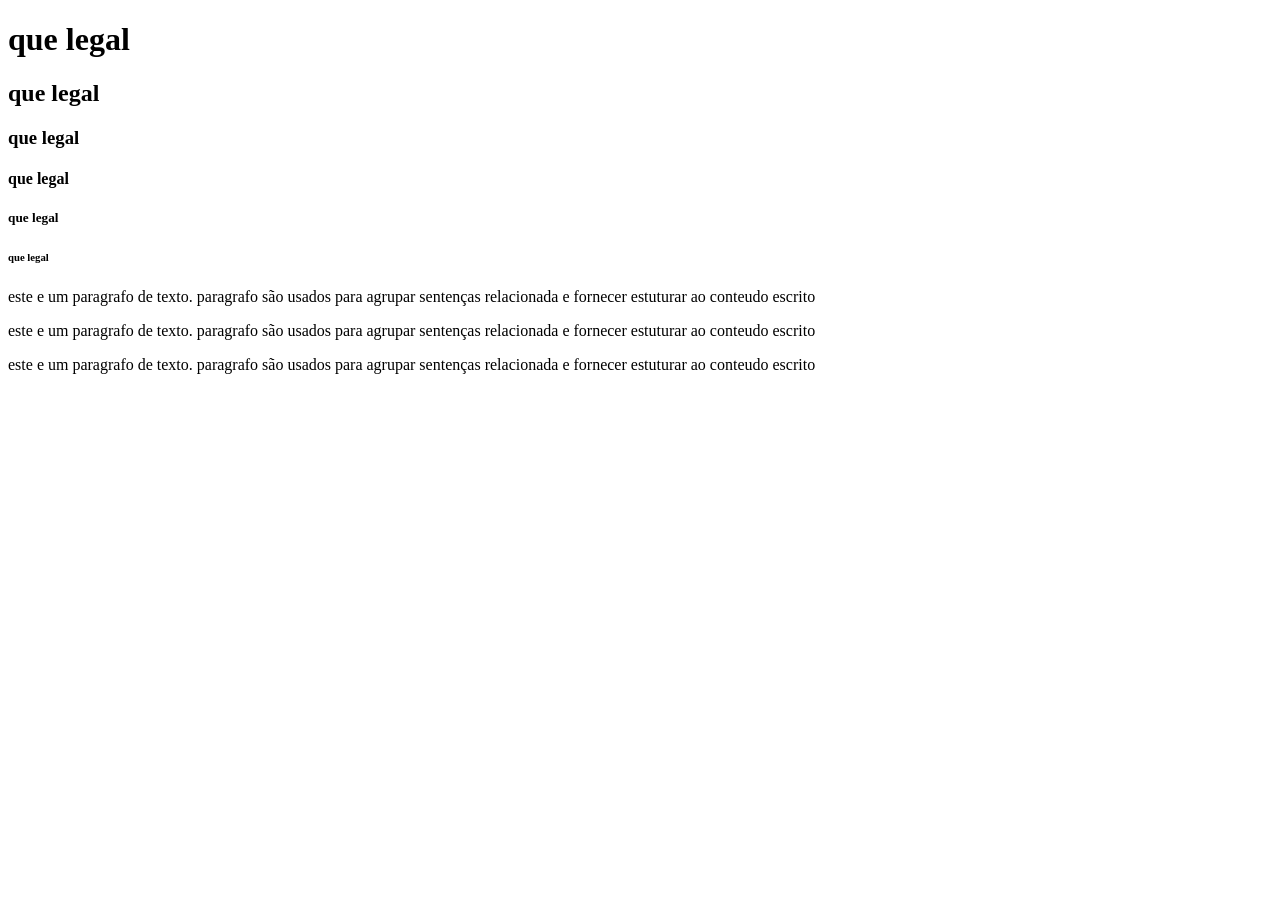
<file: caixas/index.html>
<!DOCTYPE html>
<html lang="en">
<head>
    <meta charset="UTF-8">
    <meta name="viewport" content="width=device-width, initial-scale=1.0">
    <title>Document</title>
</head>

<body>
    <!--titulos de h1 ate h6-->
    <h1>que legal</h1>
    <h2>que legal</h2>
    <h3>que legal</h3>
    <h4>que legal</h4>
    <h5>que legal</h5>
    <h6>que legal</h6>

    <!--paragrafos-->
    <p>este e um paragrafo de texto. paragrafo são usados para agrupar sentenças relacionada e fornecer estuturar ao conteudo escrito</p>
    <p>este e um paragrafo de texto. paragrafo são usados para agrupar sentenças relacionada e fornecer estuturar ao conteudo escrito</p>
    <p>este e um paragrafo de texto. paragrafo são usados para agrupar sentenças relacionada e fornecer estuturar ao conteudo escrito</p>
</body>

</html>
</file>
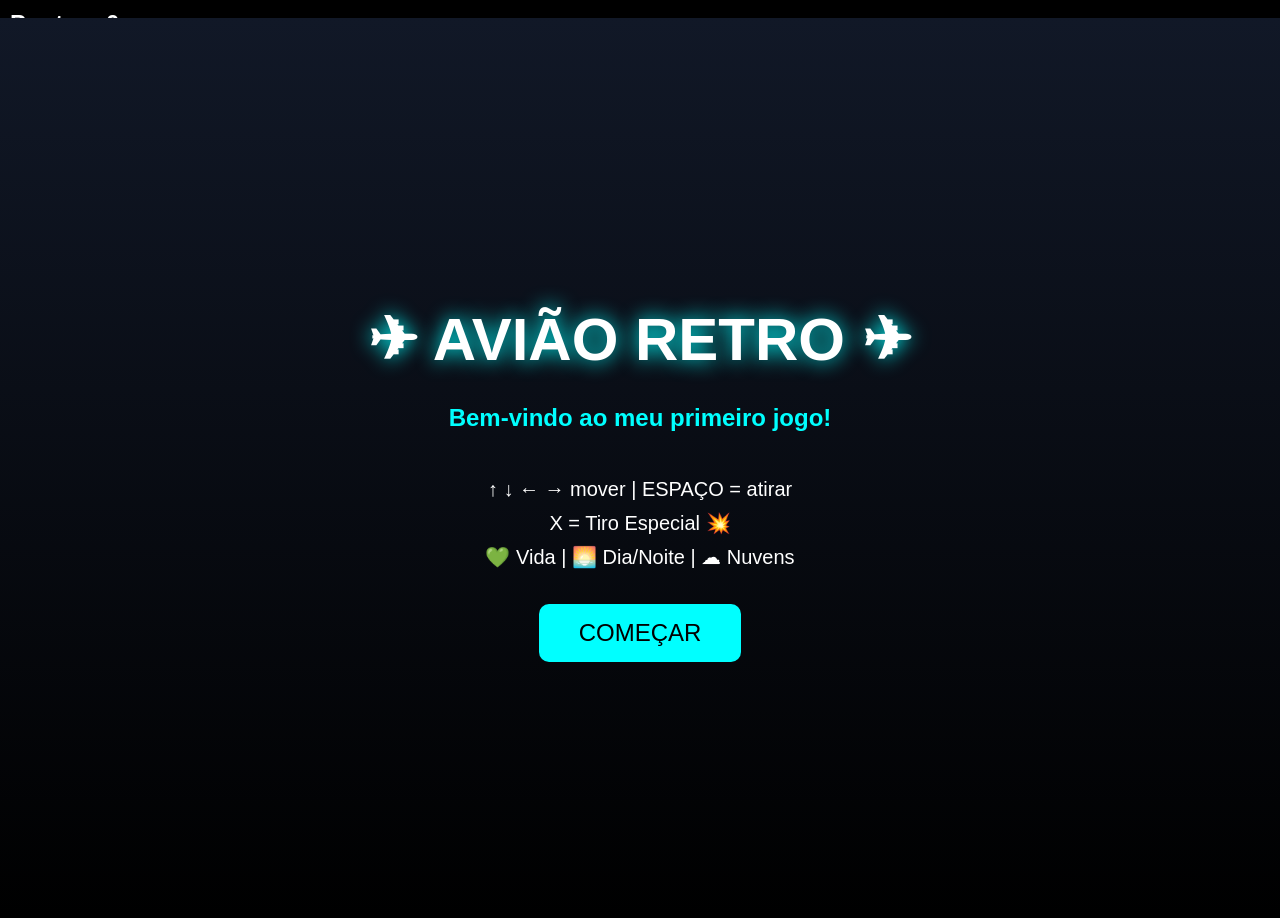
<file: futebol/index.html>
20260528 22:06:00 || <!DOCTYPE html>
<html lang="pt-BR">
<head>
<meta charset="UTF-8">
<meta name="viewport" content="width=device-width, initial-scale=1.0">
<title>Avião Retro</title>

<style>
body{
    margin:0;
    overflow:hidden;
    font-family:Arial;
    background:black;
    touch-action: none;
}

canvas{
    display:block;
}

#texto, #level, #vida {
    position:absolute;
    left:10px;
    color:white;
    z-index:2;
    font-weight:bold;
}

#texto{
    top:10px;
    font-size:24px;
}

#level{
    top:45px;
    font-size:22px;
}

#vida{
    top:80px;
    font-size:22px;
    color: #ff4444;
}

/* CAPA */
#capa{
    position:absolute;
    width:100%;
    height:100%;
    background:linear-gradient(#111827,#000);
    display:flex;
    flex-direction:column;
    justify-content:center;
    align-items:center;
    color:white;
    z-index:5;
    text-align:center;
}

#capa h1{
    font-size:60px;
    text-shadow:0 0 20px cyan;
    margin-bottom:10px;
}

#capa h2{
    color:cyan;
}

#capa p{
    font-size:20px;
    line-height:1.7;
}

#capa button, #gameOver button, #vitoria button{
    padding:15px 40px;
    font-size:24px;
    border:none;
    border-radius:10px;
    cursor:pointer;
    transition:0.3s;
    margin:10px;
}

#capa button{ background:cyan; }
#gameOver button{ background:orange; }
#vitoria button{ background:limegreen; }

#capa button:hover, #gameOver button:hover, #vitoria button:hover{
    transform:scale(1.1);
}

/* TELAS DE FIM */
#gameOver, #vitoria{
    position:absolute;
    width:100%;
    height:100%;
    background:rgba(0,0,0,0.8);
    display:none;
    justify-content:center;
    align-items:center;
    flex-direction:column;
    color:white;
    z-index:10;
}

#gameOver h1{ color:rgb(217, 255, 0); font-size:70px; }
#vitoria h1{ color:limegreen; font-size:60px; }
#vitoria p{ font-size:26px; margin-top:10px; }

/* BOTÕES MOBILE */
#controlesMobile{
    position:absolute;
    bottom:20px;
    width:100%;
    display:flex;
    justify-content:space-between;
    padding:0 20px;
    box-sizing:border-box;
    z-index:3;
}

#controlesMobile button{
    width:70px;
    height:70px;
    border-radius:50%;
    border:none;
    background:rgba(255,255,255,0.3);
    color:white;
    font-size:24px;
    touch-action:none;
}

@media (min-width: 769px){
    #controlesMobile{ display:none; }
}
</style>
</head>

<body>

<!-- CAPA -->
<div id="capa">
    <h1>✈ AVIÃO RETRO ✈</h1>
    <h2>Bem-vindo ao meu primeiro jogo!</h2>
    <p>
        ↑ ↓ ← → mover | ESPAÇO = atirar<br>
        X = Tiro Especial 💥<br>
        💚 Vida | 🌅 Dia/Noite | ☁ Nuvens
    </p>
    <button onclick="iniciarJogo()">COMEÇAR</button>
</div>

<!-- TELAS FIM -->
<div id="gameOver">
    <h1>GAME OVER</h1>
    <button onclick="reiniciarJogo()">JOGAR NOVAMENTE</button>
</div>

<div id="vitoria">
    <h1>🏆 VOCÊ VENCEU! 🏆</h1>
    <p>Você chegou ao final do jogo!</p>
    <button onclick="reiniciarJogo()">JOGAR NOVAMENTE</button>
</div>

<!-- CONTROLES MOBILE -->
<div id="controlesMobile">
    <div>
        <button id="btnEsquerda">←</button>
        <div>
            <button id="btnCima">↑</button>
            <button id="btnBaixo">↓</button>
        </div>
        <button id="btnDireita">→</button>
    </div>
    <div>
        <button id="btnTiro">🔫</button>
        <button id="btnEspecial">💥</button>
    </div>
</div>

<!-- HUD -->
<div id="texto">Pontos: 0</div>
<div id="level">Level: 1</div>
<div id="vida">Vida: ❤️❤️❤️</div>

<canvas id="game"></canvas>

<script>
const canvas = document.getElementById("game");
const ctx = canvas.getContext("2d");

canvas.width = window.innerWidth;
canvas.height = window.innerHeight;

// VARIÁVEIS GERAIS
let pontos = 0;
let level = 1;
let jogoIniciado = false;
let vida = 3;
let tempoDia = 0;
let pontuacaoMaxima = 200;

// OBJETOS DO JOGO
let boss = null;
let bossVida = 20; // Vida do chefão
let tirosBoss = []; // Tiros disparados pelo chefão
let tempoTiroBoss = 0; // Controle de tempo dos tiros do chefão
let estrelas = [];
let nuvens = [];
let explosoes = [];
let tiros = [];
let inimigos = [];

// CONTROLES
const teclas = {};

// ==============================================
// CRIAÇÃO DE ELEMENTOS CENÁRIO
// ==============================================
for(let i = 0; i < 150; i++){
    estrelas.push({
        x:Math.random() * canvas.width,
        y:Math.random() * canvas.height,
        tamanho:Math.random() * 3,
        brilho: Math.random()
    });
}

for(let i = 0; i < 8; i++){
    nuvens.push({
        x:Math.random() * canvas.width,
        y:Math.random() * canvas.height/1.5,
        largura: 100 + Math.random()*150,
        altura: 60 + Math.random()*80,
        velocidade: 0.2 + Math.random()*0.5
    });
}

// ==============================================
// AVIÃO PRINCIPAL
// ==============================================
const aviao = {
    x:100,
    y:300,
    largura:70,
    altura:45,
    velocidade:8
};

// ==============================================
// FUNÇÕES DE INICIALIZAÇÃO
// ==============================================
function iniciarJogo(){
    document.getElementById("capa").style.display = "none";
    document.getElementById("gameOver").style.display = "none";
    document.getElementById("vitoria").style.display = "none";
    
    pontos = 0;
    level = 1;
    vida = 3;
    
    tiros = [];
    tirosBoss = [];
    inimigos = [];
    explosoes = [];
    
    boss = null;
    bossVida = 20;
    tempoTiroBoss = 0;
    
    jogoIniciado = true;
    atualizarTexto();
}

function reiniciarJogo(){ iniciarJogo(); }

function atualizarTexto(){
    document.getElementById("texto").innerText = "Pontos: " + pontos;
    document.getElementById("level").innerText = "Level: " + level;
    document.getElementById("vida").innerText = "Vida: " + "❤️".repeat(vida);
}

// ==============================================
// CONTROLES TECLADO E MOBILE
// ==============================================
document.addEventListener("keydown", e => {
    teclas[e.key] = true;
    if(e.key === " " && jogoIniciado) { atirar(); }
    if(e.key.toLowerCase() === "x" && jogoIniciado) { tiroEspecial(); }
});
document.addEventListener("keyup", e => teclas[e.key] = false);

// Controles Mobile
document.getElementById("btnEsquerda").addEventListener("touchstart", () => teclas["ArrowLeft"] = true);
document.getElementById("btnEsquerda").addEventListener("touchend", () => teclas["ArrowLeft"] = false);
document.getElementById("btnDireita").addEventListener("touchstart", () => teclas["ArrowRight"] = true);
document.getElementById("btnDireita").addEventListener("touchend", () => teclas["ArrowRight"] = false);
document.getElementById("btnCima").addEventListener("touchstart", () => teclas["ArrowUp"] = true);
document.getElementById("btnCima").addEventListener("touchend", () => teclas["ArrowUp"] = false);
document.getElementById("btnBaixo").addEventListener("touchstart", () => teclas["ArrowDown"] = true);
document.getElementById("btnBaixo").addEventListener("touchend", () => teclas["ArrowDown"] = false);
document.getElementById("btnTiro").addEventListener("touchstart", atirar);
document.getElementById("btnEspecial").addEventListener("touchstart", tiroEspecial);

// ==============================================
// SISTEMA DE CENÁRIO DIA/NOITE
// ==============================================
function desenharCeu(){
    tempoDia += 0.0015;
    if(tempoDia >= 1) tempoDia = 0;

    if(tempoDia < 0.5){
        ctx.fillStyle = "#60a5fa";
        ctx.fillRect(0,0,canvas.width,canvas.height);
        ctx.beginPath(); ctx.fillStyle = "#facc15";
        ctx.arc(canvas.width - 120, 100, 50, 0, Math.PI*2); ctx.fill();
    } else {
        ctx.fillStyle = "#0f172a";
        ctx.fillRect(0,0,canvas.width,canvas.height);
        ctx.beginPath(); ctx.fillStyle = "#cbd5e1";
        ctx.arc(canvas.width - 120, 100, 40, 0, Math.PI*2); ctx.fill();
    }
}

function desenharEstrelas(){
    if(tempoDia >= 0.3){
        ctx.fillStyle = "white";
        estrelas.forEach(estrela => {
            estrela.x -= 0.3;
            if(estrela.x < 0) { estrela.x = canvas.width; estrela.y = Math.random() * canvas.height; }
            ctx.globalAlpha = 0.5 + Math.sin(estrela.brilho + tempoDia*10)/2;
            ctx.fillRect(estrela.x, estrela.y, estrela.tamanho, estrela.tamanho);
        });
        ctx.globalAlpha = 1;
    }
}

function desenharNuvens(){
    ctx.fillStyle = "white";
    ctx.globalAlpha = 0.7;
    nuvens.forEach(nuvem => {
        nuvem.x -= nuvem.velocidade;
        if(nuvem.x < -nuvem.largura) { nuvem.x = canvas.width; nuvem.y = Math.random() * canvas.height/1.5; }
        
        ctx.beginPath();
        ctx.ellipse(nuvem.x, nuvem.y, nuvem.largura/2, nuvem.altura/2, 0, 0, Math.PI*2);
        ctx.ellipse(nuvem.x + 30, nuvem.y - 10, nuvem.largura/2.2, nuvem.altura/2.2, 0, 0, Math.PI*2);
        ctx.ellipse(nuvem.x - 20, nuvem.y + 5, nuvem.largura/2.5, nuvem.altura/2.5, 0, 0, Math.PI*2);
        ctx.fill();
    });
    ctx.globalAlpha = 1;
}

// ==============================================
// DESENHO DOS OBJETOS
// ==============================================
function desenharAviao(){
    ctx.fillStyle = "#00ccff";
    ctx.fillRect(aviao.x + 10, aviao.y + 5, 45, 18);
    ctx.fillRect(aviao.x + 20, aviao.y - 8, 12, 30);
    ctx.fillRect(aviao.x + 20, aviao.y + 15, 12, 30);
    ctx.fillRect(aviao.x, aviao.y + 2, 12, 12);
    ctx.beginPath();
    ctx.moveTo(aviao.x + 55, aviao.y + 14);
    ctx.lineTo(aviao.x + 70, aviao.y + 7);
    ctx.lineTo(aviao.x + 70, aviao.y + 21);
    ctx.fillStyle = "#0099dd";
    ctx.fill();
}

function desenharInimigo(inimigo){
    ctx.fillStyle = "#dc2626";
    ctx.fillRect(inimigo.x + 5, inimigo.y + 5, inimigo.largura - 10, inimigo.altura - 10);
    ctx.fillRect(inimigo.x + 15, inimigo.y - 10, 8, 20);
    ctx.fillRect(inimigo.x + 15, inimigo.y + inimigo.altura, 8, 20);
    ctx.fillStyle = "#990000";
    ctx.fillRect(inimigo.x + 25, inimigo.y + 12, 15, 8);
}

function desenharExplosoes(){
    explosoes.forEach((exp, i) => {
        exp.tempo--;
        ctx.globalAlpha = exp.tempo / 30;
        ctx.fillStyle = exp.cor;
        ctx.beginPath();
        ctx.arc(exp.x, exp.y, exp.tamanho * (1 - exp.tempo/30), 0, Math.PI*2);
        ctx.fill();
        ctx.globalAlpha = 1;
        if(exp.tempo <= 0) explosoes.splice(i,1);
    });
}

// ==============================================
// SISTEMA DE TIROS E ATAQUES
// ==============================================
function atirar(){
    tiros.push({
        x:aviao.x + 70,
        y:aviao.y + 18,
        largura:20,
        altura:6,
        especial: false
    });
}

function tiroEspecial(){
    for(let i=0; i<8; i++){
        tiros.push({
            x:aviao.x + 70,
            y:aviao.y + 18 + (i*10 - 35),
            largura:30,
            altura:8,
            especial: true
        });
    }
}

function desenharTiros(){
    tiros.forEach((tiro, i) => {
        tiro.x += tiro.especial ? 14 : 10;
        ctx.fillStyle = tiro.especial ? "#ffcc00" : "#ffff00";
        ctx.fillRect(tiro.x, tiro.y, tiro.largura, tiro.altura);
        if(tiro.x > canvas.width) tiros.splice(i,1);
    });
    
    // Desenha e move tiros do chefão
    tirosBoss.forEach((tiro, i) => {
        tiro.x -= 8;
        ctx.fillStyle = "#ff0000";
        ctx.fillRect(tiro.x, tiro.y, tiro.largura, tiro.altura);
        
        // Verifica colisão com o avião
        if(verificarColisao(tiro, aviao)){
            tirosBoss.splice(i,1);
            vida--;
            explosoes.push({x:aviao.x, y:aviao.y, tamanho:40, tempo:30, cor:"red"});
            atualizarTexto();
            if(vida <= 0) fimDeJogo();
        }
        
        if(tiro.x < -tiro.largura) tirosBoss.splice(i,1);
    });
}

// ==============================================
// SISTEMA DE INIMIGOS
// ==============================================
function criarInimigo(){
    if(!jogoIniciado || level >= 8) return;
    
    let velocidade = 1.2 + (level * 0.3); 
    let tamanho = 40;
    
    if(level >= 4) tamanho = 50;
    if(level >= 6) velocidade += 0.5;

    inimigos.push({
        x: canvas.width,
        y: Math.random() * (canvas.height - tamanho),
        largura: tamanho,
        altura: tamanho,
        velocidade: velocidade,
        tipo: Math.random() > 0.7 ? "rapido" : "normal",
        comportamento: "reto"
    });
}
setInterval(criarInimigo, 1800);

function desenharInimigos(){
    ctx.fillStyle = "red";
    inimigos.forEach((inimigo, indI) => {
        inimigo.x -= inimigo.velocidade * (inimigo.tipo === "rapido" ? 1.2 : 1);
        desenharInimigo(inimigo);

        tiros.forEach((tiro, indT) => {
            if(verificarColisao(tiro, inimigo)){
                explosoes.push({x:inimigo.x+20, y:inimigo.y+20, tamanho:40, tempo:30, cor:"orange"});
                inimigos.splice(indI,1);
                tiros.splice(indT,1);
                pontos += inimigo.tipo === "rapido" ? 2 : 1;
                atualizarNiveis();
            }
        });

        if(verificarColisao(aviao, inimigo)){
            inimigos.splice(indI,1);
            vida--;
            explosoes.push({x:aviao.x, y:aviao.y, tamanho:60, tempo:40, cor:"red"});
            atualizarTexto();
            if(vida <= 0) fimDeJogo(); 
        }

        if(inimigo.x < -inimigo.largura){
            vida--;
            atualizarTexto();
            if(vida <= 0) fimDeJogo();
        }
    });
}

// ==============================================
// BOSS FINAL (ATUALIZADO: ATIRA E PERDE VIDA)
// ==============================================
function desenharBoss(){
    if(level >= 8 && boss === null){
        boss = {
            x:canvas.width - 280, 
            y:150,
            largura:200, 
            altura:200,
            velocidade:1.5,
            direcao:1
        };
        bossVida = 20; // Vida inicial do chefão
    }
    if(!boss) return;

    // Movimento
    boss.y += boss.velocidade * boss.direcao;
    if(boss.y <= 50 || boss.y >= canvas.height - boss.altura - 50) boss.direcao *= -1;

    // Sistema de tiros do chefão
    tempoTiroBoss++;
    if(tempoTiroBoss >= 60){ // Atira a cada 1 segundo (60 quadros)
        tempoTiroBoss = 0;
        tirosBoss.push({
            x: boss.x,
            y: boss.y + boss.altura/2,
            largura: 25,
            altura: 10
        });
    }

    // Desenho do Boss
    ctx.fillStyle = "#7f1d1d";
    ctx.fillRect(boss.x, boss.y, boss.largura, boss.altura);
    ctx.fillStyle = "#b91c1c";
    ctx.fillRect(boss.x + 20, boss.y + 30, 160, 140);
    
    ctx.fillStyle = "white";
    ctx.fillRect(boss.x + 40, boss.y + 60, 30, 30);
    ctx.fillRect(boss.x + 130, boss.y + 60, 30, 30);
    ctx.fillStyle = "black";
    ctx.fillRect(boss.x + 60, boss.y + 120, 80, 25);

    // Barra de Vida
    ctx.fillStyle = "#333";
    ctx.fillRect(canvas.width - 300, 20, 250, 20);
    ctx.fillStyle = "red";
    ctx.fillRect(canvas.width - 300, 20, (bossVida/20)*250, 20);
    ctx.fillStyle = "white";
    ctx.font = "bold 20px Arial";
    ctx.fillText("CHEFE FINAL", canvas.width - 260, 18);

    // Detecção de acerto e dano ao chefão
    tiros.forEach((tiro, indT) => {
        if(verificarColisao(tiro, boss)){
            tiros.splice(indT, 1);
            // Dano maior para tiro especial
            bossVida -= tiro.especial ? 3 : 1;
            explosoes.push({x:tiro.x, y:tiro.y, tamanho:30, tempo:25, cor:"red"});
            
            // Se a vida chegar a 0, ele morre
            if(bossVida <= 0){
                explosoes.push({x:boss.x+100, y:boss.y+100, tamanho:150, tempo:60, cor:"gold"});
                boss = null;
                pontos += 1000;
                atualizarTexto();
                // Mostra mensagem de vitória nova
                setTimeout(() => { 
                    jogoIniciado = false;
                    document.getElementById("vitoria").style.display = "flex"; 
                }, 1200);
            }
        }
    });
}

// ==============================================
// SISTEMA AUXILIAR
// ==============================================
function verificarColisao(a,b){
    return a.x < b.x + b.largura &&
           a.x + a.largura > b.x &&
           a.y < b.y + b.altura &&
           a.y + a.altura > b.y;
}

function atualizarNiveis(){
    if(pontos >= 5) level = 2;
    if(pontos >= 12) level = 3;
    if(pontos >= 25) level = 4;
    if(pontos >= 40) level = 5;
    if(pontos >= 60) level = 6;
    if(pontos >= 85) level = 7;
    if(pontos >= 120) level = 8;
    atualizarTexto();
}

function fimDeJogo(){
    jogoIniciado = false;
    document.getElementById("gameOver").style.display = "flex";
}

function moverAviao(){
    if(teclas["ArrowUp"] && aviao.y > 0) aviao.y -= aviao.velocidade;
    if(teclas["ArrowDown"] && aviao.y < canvas.height - aviao.altura) aviao.y += aviao.velocidade;
    if(teclas["ArrowLeft"] && aviao.x > 0) aviao.x -= aviao.velocidade;
    if(teclas["ArrowRight"] && aviao.x < canvas.width - aviao.largura) aviao.x += aviao.velocidade;
}

// ==============================================
// LOOP PRINCIPAL
// ==============================================
function atualizar(){
    desenharCeu();
    desenharEstrelas();
    desenharNuvens();
    
    if(jogoIniciado){
        moverAviao();
        desenharAviao();
        desenharTiros();
        desenharInimigos();
        desenharBoss();
        desenharExplosoes();
    }

    requestAnimationFrame(atualizar);
}

atualizar();

window.addEventListener("resize",()=>{
    canvas.width = window.innerWidth;
    canvas.height = window.innerHeight;
});
</script>

</body>
</html>
</file>
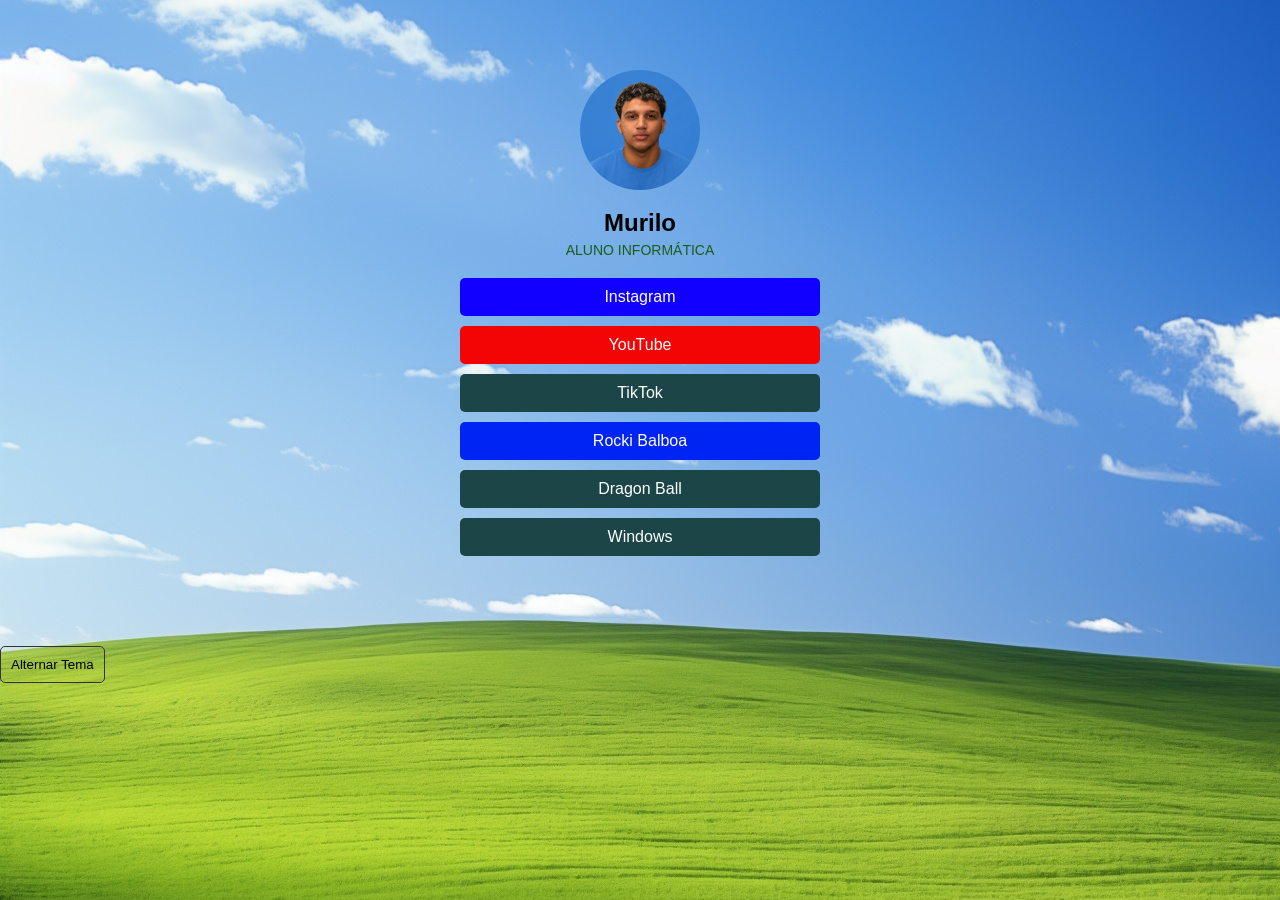
<file: meuprojeto/index.html>
<!DOCTYPE html>
<html lang="pt-BR">

<head>
    <meta charset="UTF-8">
    <title>Meu Linktree</title>
    <link rel="stylesheet" href="styles.css">
</head>

<body>

    <div class="container text-center">
        <img src="profile.avif" alt="Foto" class="avatar">
        <h1 class="title">Murilo</h1>
        <p class="subtitle">ALUNO INFORMÁTICA</p>
        <div class="links">
            <a href="https://www.instagram.com/murilo0_31/" class="btn btn-primary">Instagram</a>
            <a href="https://www.youtube.com/@MuriloAugustoAlvesVasconcelos" class="btn btn-secondary">YouTube</a>
            <a href="https://www.tiktok.com/@muriloaugustoalvesvascon" class="btn btn-dark">TikTok</a>
            <a href="https://www.youtube.com/watch?v=BtwIPCjtRyw&t=179s" class="btn btn-RockiBalboa">Rocki Balboa</a>
            <a href="https://youtu.be/9B1kazgpVsk?si=dYiwJ84Bdq15TibI" class="btn btn-dark">Dragon Ball</a>
            <a href="https://drive.google.com/file/d/1dkpXLx2-c1JNK0MNgojtbbTSk-93zQDa/view?usp=sharing" class="btn btn-dark">Windows</a>
       
        </div>
        </div>
        <button class="btn btn-outline" onclick="toggleTheme()">
            Alternar Tema
        </button>
    </div>
    <script src="script.js"></script>
</body>

</html>
</file>
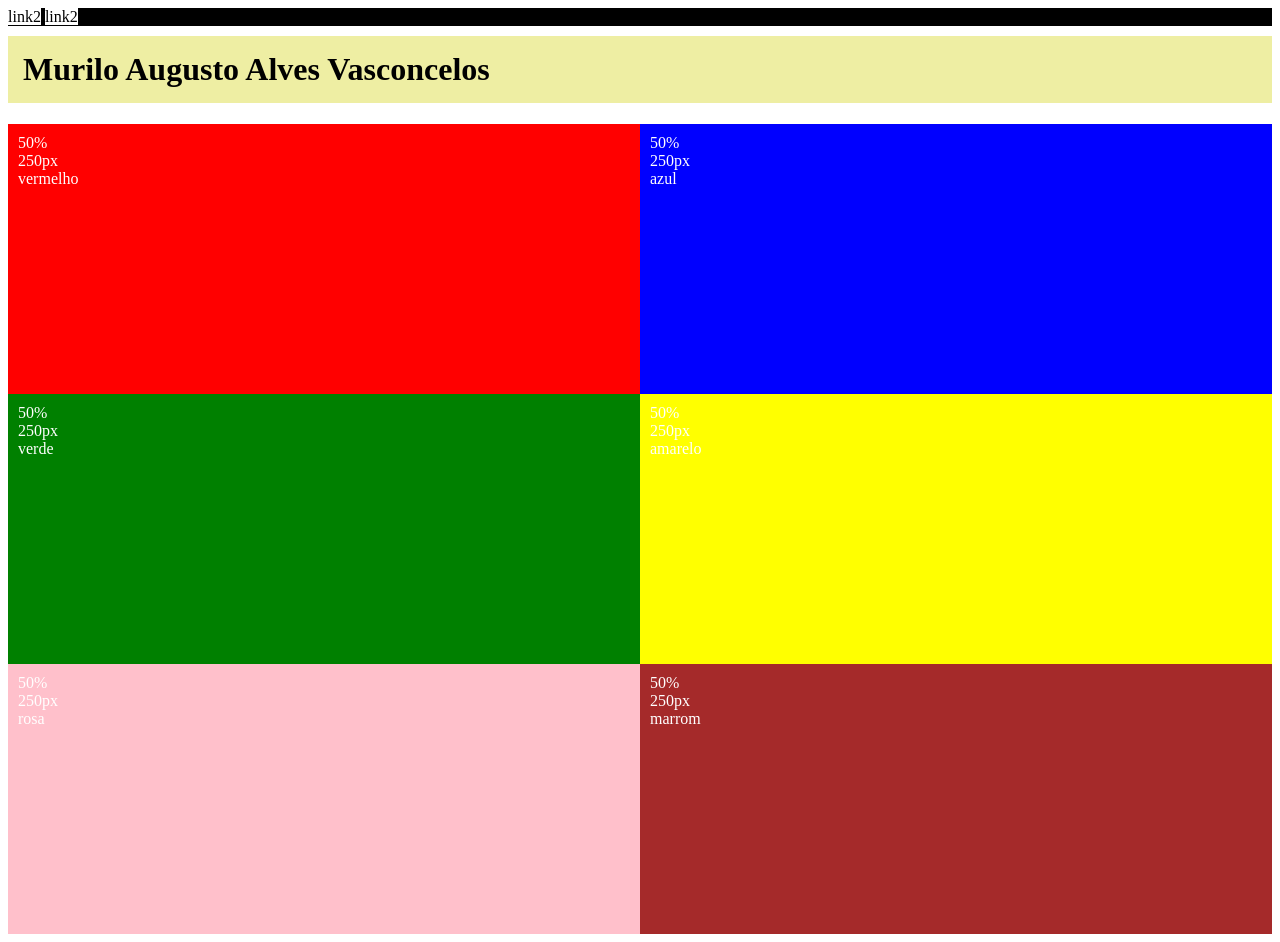
<file: modelo/index.html>
<!DOCTYPE html>
<html lang="en">

<head>
  <meta charset="UTF-8">
  <meta name="viewport" content="width=device-width, initial-scale=1.0">
  <title>Document</title>

  <link rel="stylesheet" href="estilos.css">
</head>

<body>
  <div class="barra-navegacao">
    <a class="link">link2</a>
    <a class="link">link2</a>
  </div>
  <h1>Murilo Augusto Alves Vasconcelos</h1>
  <div class="wrapper">
    <div class="meia-caixa" style="background-color: red;">
      50% <br>
      250px <br>
      vermelho <br>
    </div>
    <div class="meia-caixa" style="background-color: blue;">
      50% <br>
      250px <br>
      azul <br>
    </div>
  </div>
   <div class="wrapper">
  <div class="meia-caixa" style="background-color: green;">
      50% <br>
      250px <br>
      verde <br>
  </div>
  
   <div class="meia-caixa" style="background-color: yellow;">
      50% <br>
      250px <br>
      amarelo <br>
   </div>
   </div>
   <div class="wrapper">
      <div class="meia-caixa" style="background-color: pink;">
      50% <br>
      250px <br>
      rosa <br>
      </div>
    <div class="meia-caixa" style="background-color: brown;">
      50% <br>
      250px <br>
      marrom<br>
      </div>
    </div>



  </body>
</html>
</file>
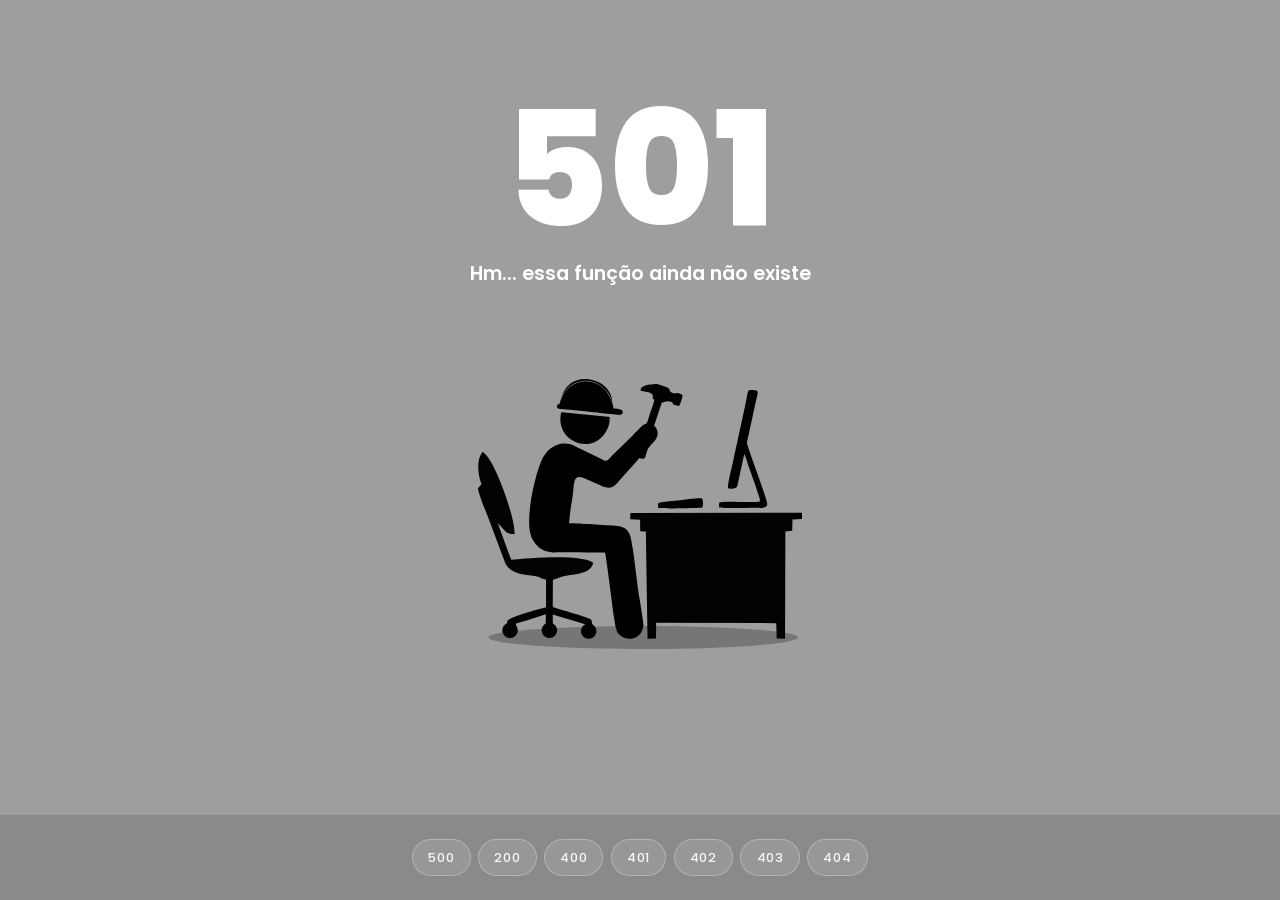
<file: PROVA/index.html>
<html lang="pt-br">

<head>
   <!--INDEX-->
   <meta name="robots" content="index, follow">
   <meta name="author" content="Isaque Costa">
   <meta http-equiv="content-Type" content="text/html; charset=UTF-8">
   <meta name="viewport"
      content="width=device-width,initial-scale=1,maximum-scale=1,user-scalable=0,viewport-fit=cover">
   <!-- DESCRIPTION -->
   <title>Erro Codes</title>
   <meta content="Erro Codes" property="og:description">
   <meta content="Desenvolvido por Isaque Costa" name="description">
   <meta content="Desenvolvido por Isaque Costa" property="og:description">
   <meta name="Keywords"
      content="ios, android, responsivo, minimalista, design, simples, bonito, isque.it, isaque costa">
   <!-- FAVICONS -->
   <link rel="apple-touch-icon" href="https://cdn.isaque.it/assets/icons/apple-icon-180.png">
   <!-- ASSETS -->
   <link href="https://fonts.googleapis.com/css?family=Open+Sans:400,700%7CPoppins:400,500" rel="stylesheet">
   <link href="custom.css" rel="stylesheet">
</head>

<body>
   <div id="bg-base"></div>
   <div id="bg-ripple"></div>
   <div class="main-area">
      <span>
         <h1 id="codigo">501</h1>
         <h5 id="mensagem">Hm... essa função ainda não existe</h5>
      </span>
      <img id="imagem" src="assets/501.svg">
   </div>
   <div class="barra-navegacao">
      <span class="btn-hover" data-id="500" data-color="#1B75D2"
         data-message="Eita...o sevidor surtou por aqui">500</span>
      <span class="btn-hover" data-id="200" data-color="#33CC66" data-message="Yay! tudo certo, pode seguir">200</span>
      <span class="btn-hover" data-id="400" data-color="#820CCD"
         data-message="In...essa requisição veio torta">400</span>
      <span class="btn-hover" data-id="401" data-color="#F9152A" data-message="Ei! cadê o login?">401</span>
      <span class="btn-hover" data-id="402" data-color="#28A745"
         data-message="Poxa... a carteira pediu arrego">402</span>
      <span class="btn-hover" data-id="403" data-color="#F9152A" data-message="Calma lá... aqui é área VIP">403</span>
      <span class="btn-hover" data-id="404" data-color="#F46701" data-message="Opps...página não encontrada">404</span>
   </div>
   <script src="app.js"></script>
</body>

</html>
</file>
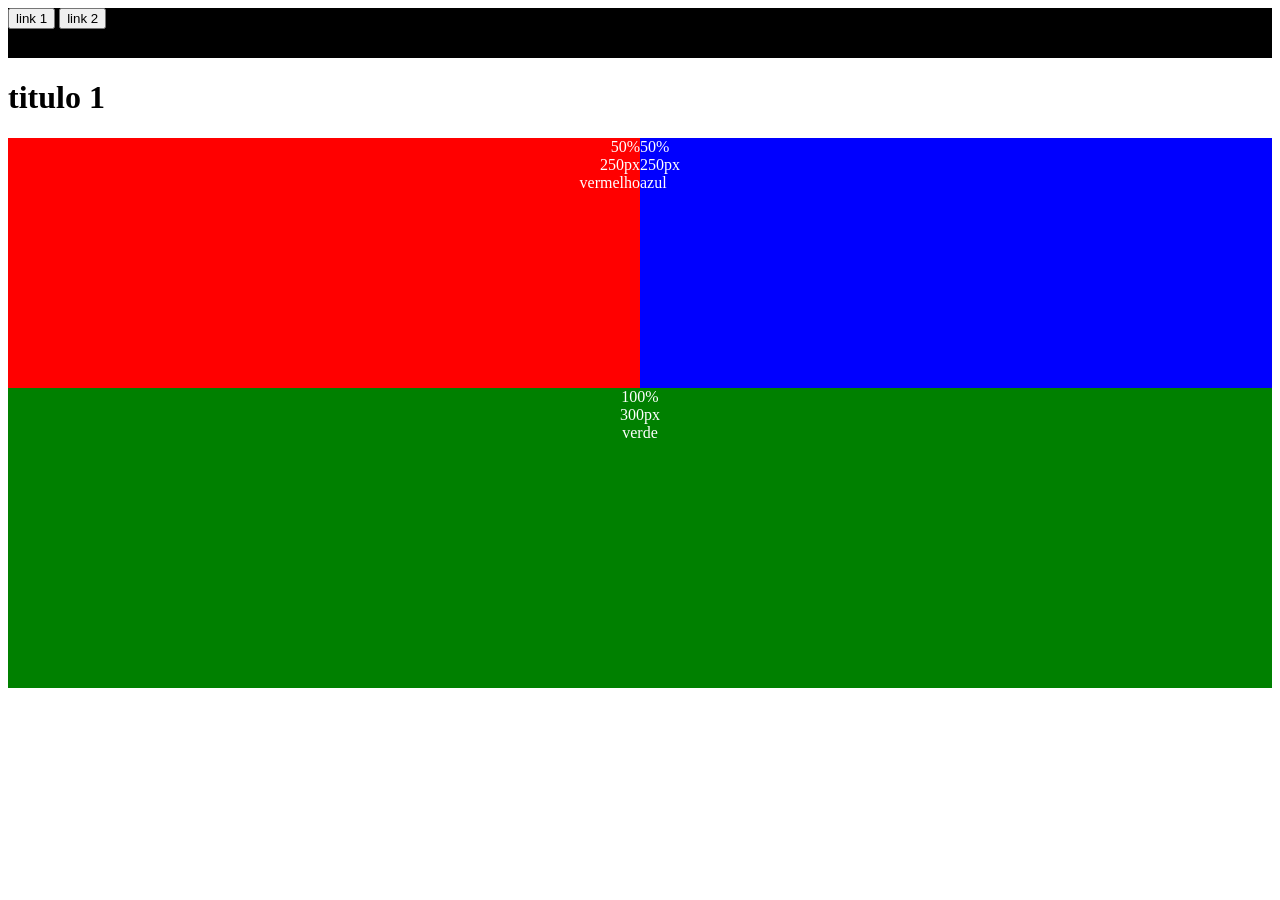
<file: teste/index.html>
<!DOCTYPE html>
<html lang="en">
<head>
    <meta charset="UTF-8">
    <meta name="viewport" content="width=device-width, initial-scale=1.0">
    <link rel="stylesheet" href="style.css">
    <title>Document</title>
</head>
<body>
    <div style="width: 100%; height: 50px; background-color: black;" ><button>link 1</button> <button>link 2</button></div>

    <h1>titulo 1</h1>

    <div class="container">
<div class="vermelho">
    50%
    <br>
    250px
    <br>
    vermelho
    </div>

    <div class="azul">

 50%
 <br>
 250px
 <br>
 azul   
    </div>


</div>

<div class="verde">
100%
<br>
300px
<br>
verde
</div>



</body>
</html>
</file>
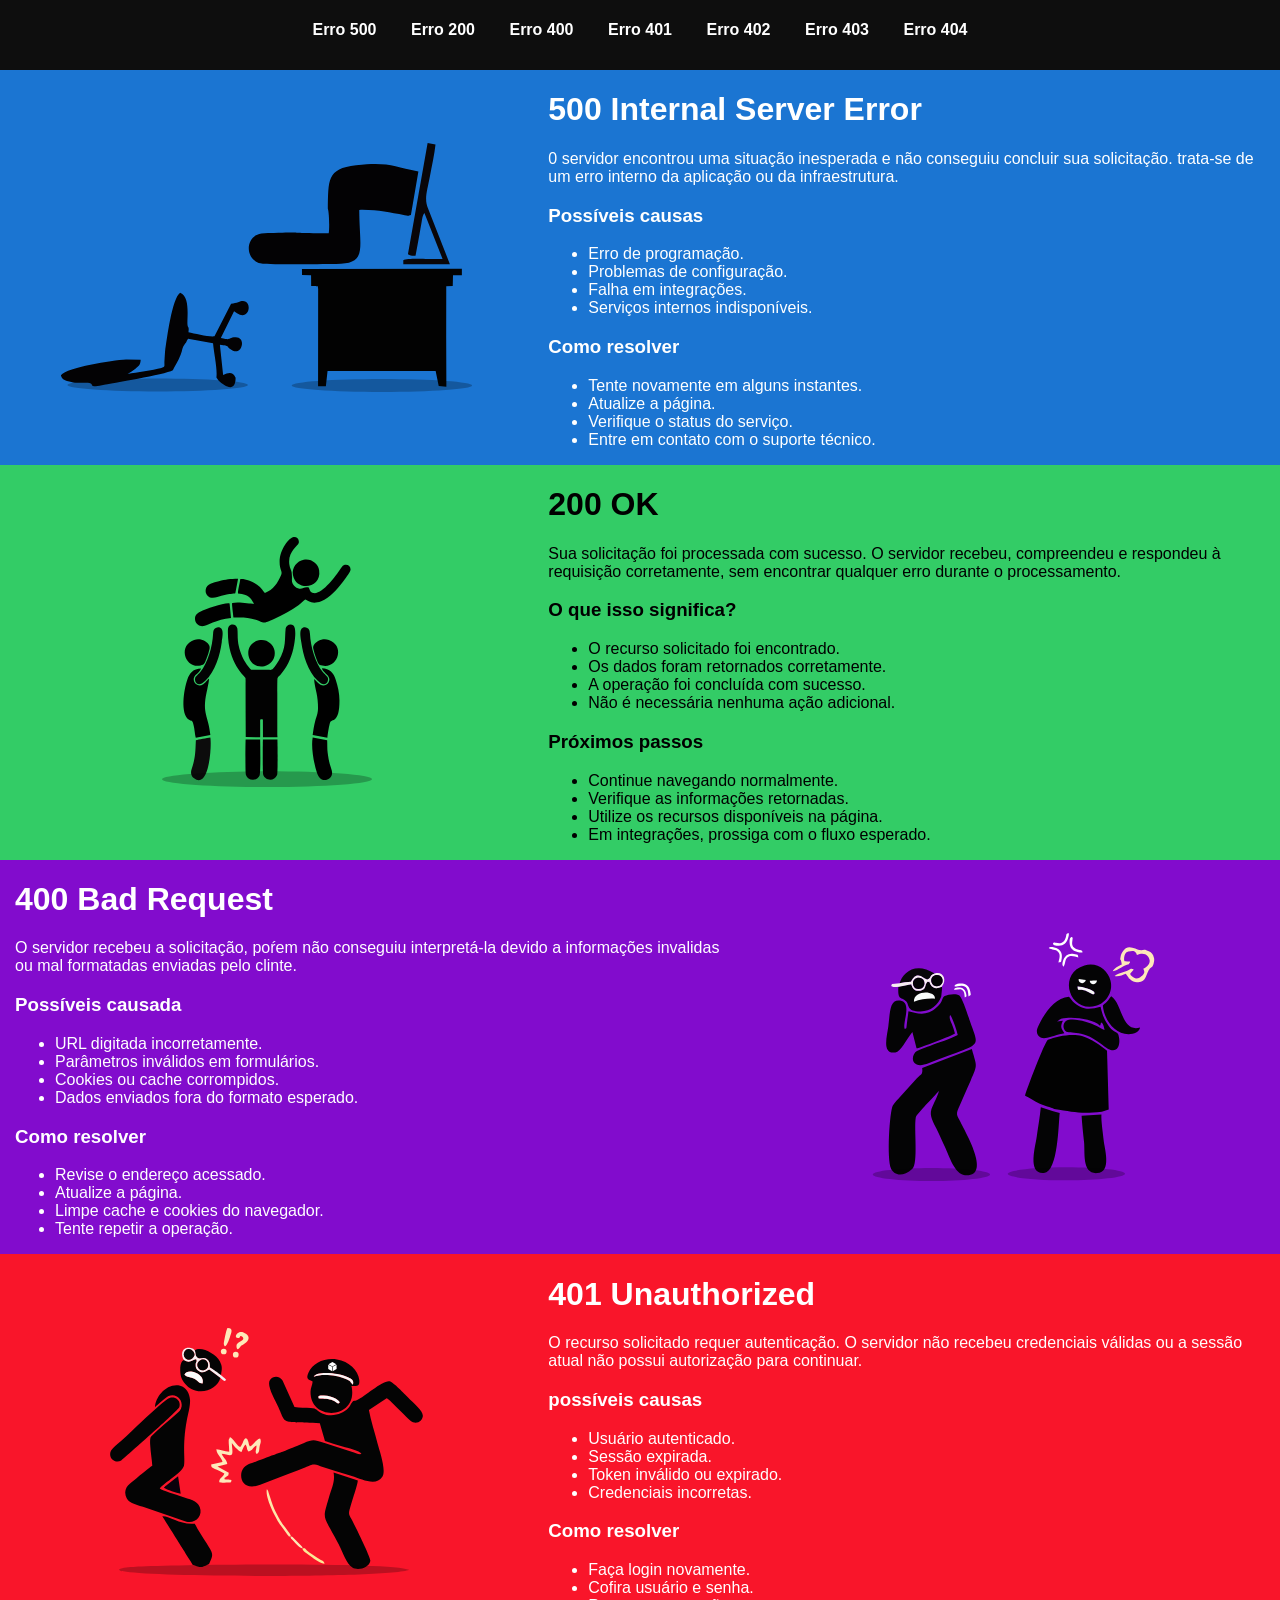
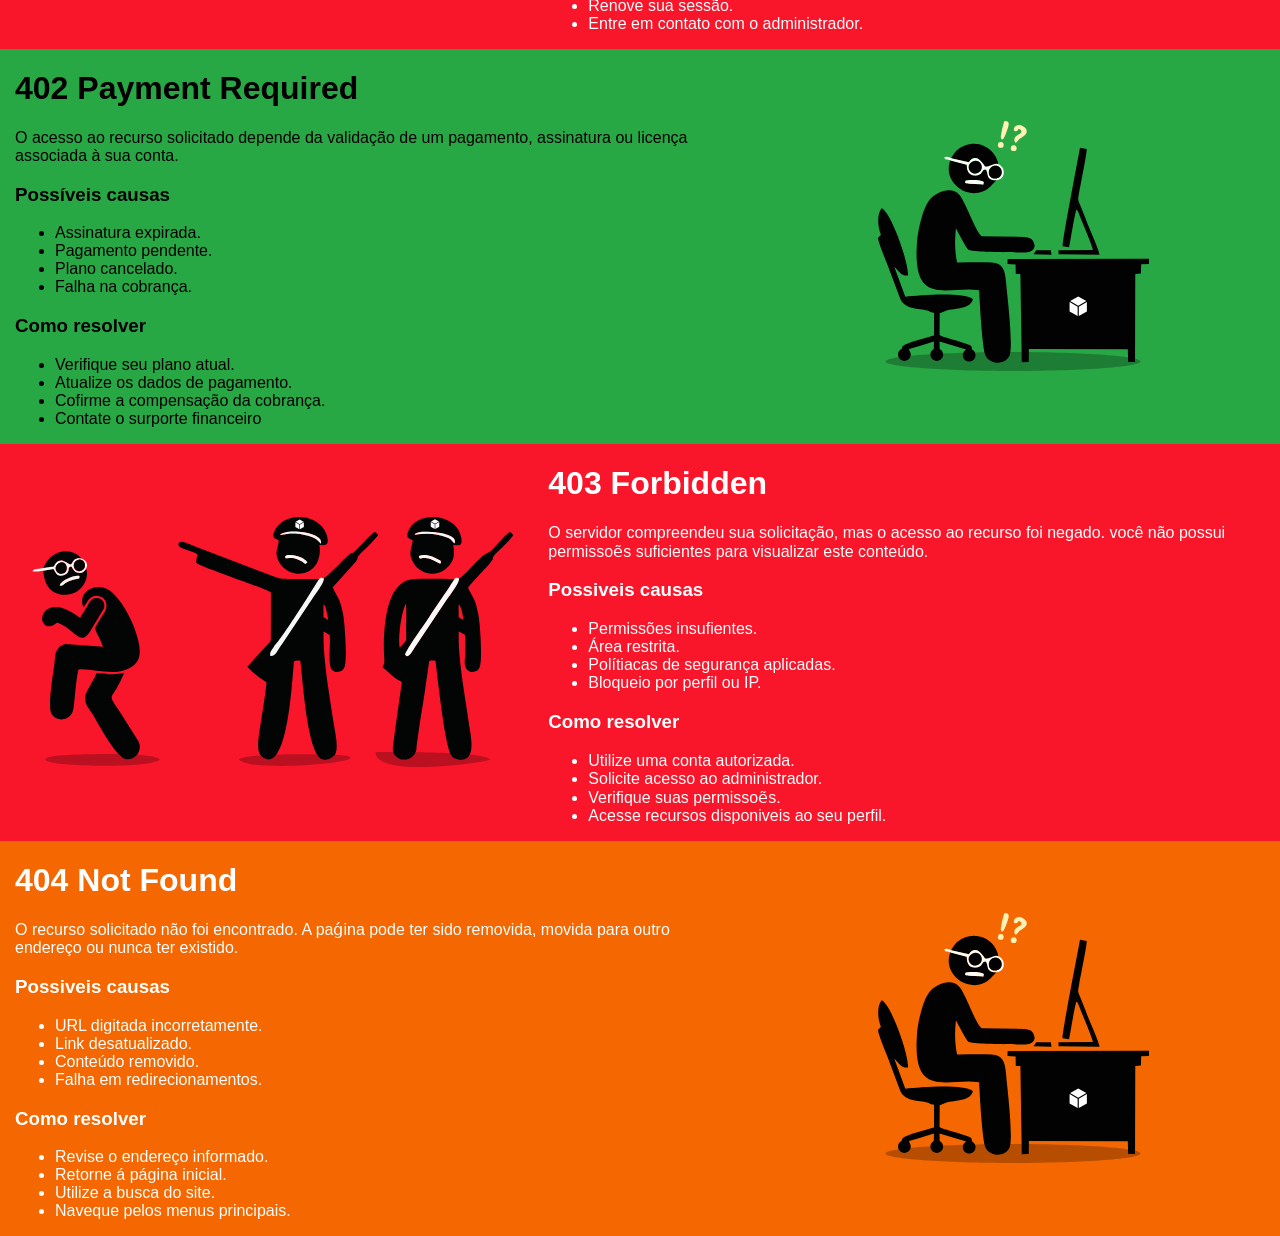
<file: website/index.html>
<!DOCTYPE html>
<html lang="pt-br">

<head>
    <meta charset="UTF-8">
    <meta name="viewport" content="width=device-width, initial-scale=1.0">
    <title>Base Web</title>
    <link rel="stylesheet" href="estilos.css">
</head>


<body>
    <div class="barra-navegacao">
        <a href="#ERROR_500" class="btn">Erro 500</a>
        <a href="#ERROR_200" class="btn">Erro 200</a>
        <a href="#ERROR_400" class="btn">Erro 400</a>
        <a href="#ERROR_401" class="btn">Erro 401</a>
        <a href="#ERROR_402" class="btn">Erro 402</a>
        <a href="#ERROR_403" class="btn">Erro 403</a>
        <a href="#ERROR_404" class="btn">Erro 404</a>
    </div>

    <!--seção: ERROR 500-->
    <div id="ERROR_500" class="linha text-branco" style="background:#1B75D2;">
        <div class="col-5 d-flex alinhar-meio p-2">
            <img class="img-error" src="assets/500.svg" alt="500 Internal Server Error">
        </div>

        <div class="col-7">
            <h1>500 Internal Server Error</h1>
            <p>

            0 servidor encontrou uma situação inesperada e não conseguiu concluir
            sua solicitação. trata-se de um erro interno da aplicação ou da infraestrutura.
            </p>

            <h3>Possíveis causas</h3>
            <ul>
                <li>Erro de programação.</li>
                <li>Problemas de configuração.</li>
                <li>Falha em integrações.</li>
                <li>Serviços internos indisponíveis.</li>
            </ul>

            <h3>Como resolver</h3>
            <ul>
                <li>Tente novamente em alguns instantes.</li>
                <li>Atualize a página.</li>
                <li>Verifique o status do serviço.</li>
                <li>Entre em contato com o suporte técnico.</li>
            </ul>
        </div>
    </div>

    <!--seção:ERROR 200-->
   <div id="ERROR_200" class="linha text-preto" style="background-color:#33CC66;">
        <div class="col-5 d-flex alinhar-meio p-2">
            <img class="img-error" src="assets/200.svg" alt="200 OK">
        </div>

        <div class="col-7">
            <h1>200 OK</h1>
            <P>
                Sua solicitação foi processada com sucesso. O servidor recebeu, compreendeu
                e respondeu à requisição corretamente, sem encontrar qualquer erro durante
                o processamento.
            </p>

            <h3>O que isso significa?</h3>
            <Ul>
                <li>O recurso solicitado foi encontrado.</li>
                <li>Os dados foram retornados corretamente.</li>
                <li>A operação foi concluída com sucesso.</li>
                <li>Não é necessária nenhuma ação adicional.</li>
            </ul>

            <h3>Próximos passos</h3>
            <ul>
                <li>Continue navegando normalmente.</li>
                <li>Verifique as informações retornadas.</li>
                <li>Utilize os recursos disponíveis na página.</li>
                <li>Em integrações, prossiga com o fluxo esperado.</li>
            </ul>
        </div>
    </div>

    <!--Seção: ERROR 400-->
    <div id="ERROR_400" class="linha text-branco" style="background-color: #820CCD;">
        <div class="col-7">
           <h1>400 Bad Request</h1>
            <p>
                O servidor recebeu a solicitação, poŕem não conseguiu interpretá-la devido
                a informações invalidas ou mal formatadas enviadas pelo clinte.
            </p>

            <h3>Possíveis causada</h3>
            <ul>
                <li>URL digitada incorretamente.</li>
                <li>Parâmetros inválidos em formulários.</li>
                <li>Cookies ou cache corrompidos.</li>
                <li>Dados enviados fora do formato esperado.</li>
            </ul> 
            <h3>Como resolver</h3>
            <ul>
                <li>Revise o endereço acessado.</li>
                <li>Atualize a página.</li>
                <li>Limpe cache e cookies do navegador.</li>
                <li>Tente repetir a operação.
            </ul>
        </div>

        <div class="col-5 d-flex alinhar-meio p-2">
            <img class="img-error" src="assets/400.svg" alt="400 Bad Request">
        </div>
    </div>
    <!--Seçao:ERROR 401-->
     <div id="ERROR_401" class="linha text-branco" style="background-color:#F9152A;">
        <div class="col-5 d-flex alinhar-meio p-2">
            <img class="img-error" src="assets/401.svg" alt="401 Unauthorized">
        </div>

        <div class="col-7">
            <h1>401 Unauthorized</h1>
            <p>
                O recurso solicitado requer autenticação. O servidor não recebeu credenciais
                válidas ou a sessão atual não possui autorização para continuar.
            </p>

            <h3>possíveis causas</h3>
            <ul>
                <li>Usuário autenticado.</li>
                <li>Sessão expirada.</li>
                <li>Token inválido ou expirado.</li>
                <li>Credenciais incorretas.</li>
            </ul>

            <h3>Como resolver</h3>
            <ul>
                <li>Faça login novamente.</li>
                <li>Cofira usuário e senha.</li>
                <li>Renove sua sessão.</li>
                <li>Entre em contato com o administrador.</li>
            </ul>
        </div>
    </div>

    <!--Seção ERROR 402-->
    <div id="ERROR_402" class="linha" style="background-color: #28A745;">
        <div class="col-7">
            <h1>402 Payment Required</h1>
            <p>
                O acesso ao recurso solicitado depende da validação de um pagamento,
                assinatura ou licença associada à sua conta.
            </p>

            <h3>Possíveis causas</h3>
            <ul>
            <li>Assinatura expirada.</li>
            <li>Pagamento pendente.</li>
            <li>Plano cancelado.</li>
            <li>Falha na cobrança.</li>
            </ul>

            <h3>Como resolver</h3>
            <ul>
            <li>Verifique seu plano atual.</li>
            <li>Atualize os dados de pagamento.</li>
            <li>Cofirme a compensação da cobrança.</li>
            <li>Contate o surporte financeiro</li>
            </ul>
        </div>

        <div class="col-5 d-flex alinhar-meio p-2">
            <img class="img-error" src="assets/402.svg" alt="402 Payment Required">
        </div>
    </div>

    <!--Seção ERROR 403-->
    <div id="ERROR_403" class="linha text-branco" style="background-color: #F9152A;">
        <div class="col-5 d-flex alinhar-meio p-2">
            <img class="img-error" src="assets/403.svg" alt="403 Forbidden">
        </div>

        <div class="col-7">
            <h1>403 Forbidden</h1>
            <p>
                O servidor compreendeu sua solicitação, mas o acesso ao recurso foi negado.
                você não possui permissoẽs suficientes para visualizar este conteúdo.
            </p>

            <h3>Possiveis causas</h3>
            <ul>
                <li>Permissões insufientes.</li>
                <li>Área restrita.</li>
                <li>Polítiacas de segurança aplicadas.</li>
                <li>Bloqueio por perfil ou IP.</li>
            </ul>
            
            <h3>Como resolver</h3>
            <ul>
                <li>Utilize uma conta autorizada.</li>
                <li>Solicite acesso ao administrador.</li>
                <li>Verifique suas permissoẽs.</li>
                <li>Acesse recursos disponiveis ao seu perfil.</li>
            </ul>
        </div>
    </div>

    <!--Seção:ERROR 404 -->
    <div id="ERROR_404" class="linha text-branco" style="background-color: #F46701;">
        <div class="col-7">
            <h1>404 Not Found</h1>
            <p>
                O recurso solicitado não foi encontrado. A paǵina pode ter sido removida,
                movida para outro endereço ou nunca ter existido.
            </p>

                <h3>Possiveis causas</h3>
                <ul>
                    <li>URL digitada incorretamente.</li>
                    <li>Link desatualizado.</li>
                    <li>Conteúdo removido.</li>
                    <li>Falha em redirecionamentos.</li>
                </ul>

                <h3>Como resolver</h3>
                <ul>
                    <li>Revise o endereço informado.</li>
                    <li>Retorne á página inicial.</li>
                    <li>Utilize a busca do site.</li>
                    <li>Naveque pelos menus principais.</li>
                    </ul>
                </div>
                
                <div class="col-5 d-flex alinhar-meio p-2">
                    <img class="img-error" src="assets/404.svg" alt="404 Not Foud">
                </div>
                </div>
                </body>

                </html>
</file>
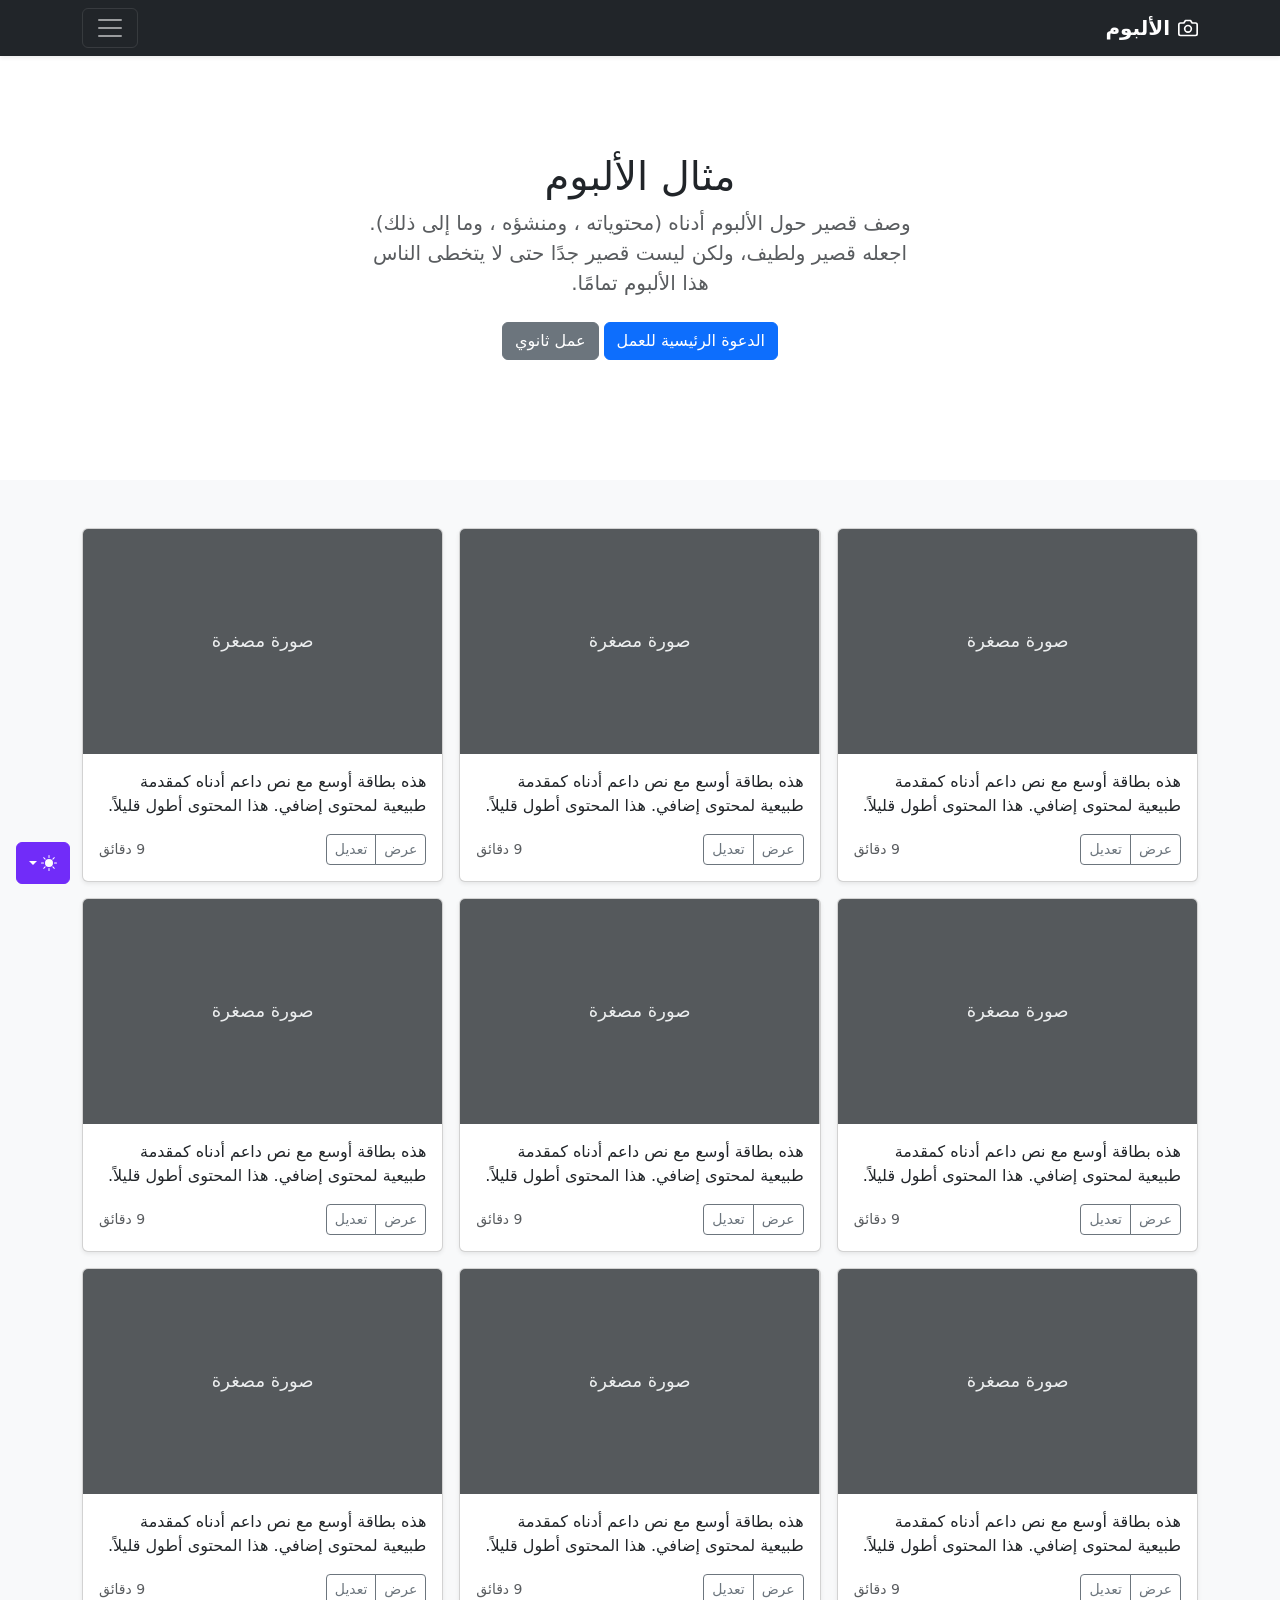
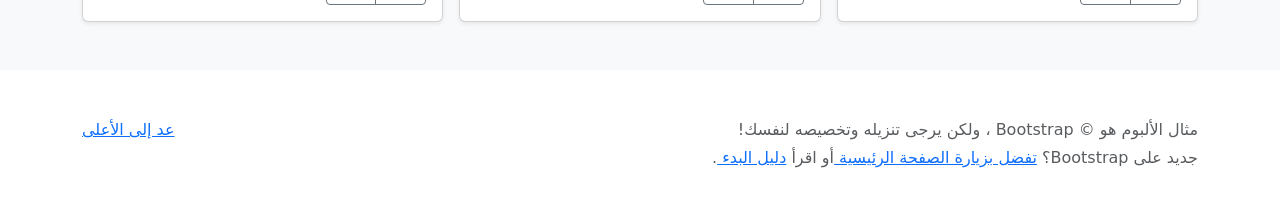
<file: bootstrap/album-rtl/index.html>
<!doctype html>
<html lang="ar" dir="rtl" data-bs-theme="auto">
  <head>
    <meta charset="utf-8" />
    <meta name="viewport" content="width=device-width, initial-scale=1" />
    <meta name="description" content="" />
    <meta
      name="author"
      content="Mark Otto, Jacob Thornton, and Bootstrap contributors"
    />
    <meta name="generator" content="Astro v5.13.2" />
    <title>مثال الألبوم · Bootstrap v5.3</title>
    <link
      rel="canonical"
      href="https://getbootstrap.com/docs/5.3/examples/album-rtl/"
    />
    <script src="../assets/js/color-modes.js"></script>
    <link href="../assets/dist/css/bootstrap.rtl.min.css" rel="stylesheet" />
    <meta name="theme-color" content="#712cf9" />
    <style>
      .bd-placeholder-img {
        font-size: 1.125rem;
        text-anchor: middle;
        -webkit-user-select: none;
        -moz-user-select: none;
        user-select: none;
      }
      @media (min-width: 768px) {
        .bd-placeholder-img-lg {
          font-size: 3.5rem;
        }
      }
      .b-example-divider {
        width: 100%;
        height: 3rem;
        background-color: #0000001a;
        border: solid rgba(0, 0, 0, 0.15);
        border-width: 1px 0;
        box-shadow:
          inset 0 0.5em 1.5em #0000001a,
          inset 0 0.125em 0.5em #00000026;
      }
      .b-example-vr {
        flex-shrink: 0;
        width: 1.5rem;
        height: 100vh;
      }
      .bi {
        vertical-align: -0.125em;
        fill: currentColor;
      }
      .nav-scroller {
        position: relative;
        z-index: 2;
        height: 2.75rem;
        overflow-y: hidden;
      }
      .nav-scroller .nav {
        display: flex;
        flex-wrap: nowrap;
        padding-bottom: 1rem;
        margin-top: -1px;
        overflow-x: auto;
        text-align: center;
        white-space: nowrap;
        -webkit-overflow-scrolling: touch;
      }
      .btn-bd-primary {
        --bd-violet-bg: #712cf9;
        --bd-violet-rgb: 112.520718, 44.062154, 249.437846;
        --bs-btn-font-weight: 600;
        --bs-btn-color: var(--bs-white);
        --bs-btn-bg: var(--bd-violet-bg);
        --bs-btn-border-color: var(--bd-violet-bg);
        --bs-btn-hover-color: var(--bs-white);
        --bs-btn-hover-bg: #6528e0;
        --bs-btn-hover-border-color: #6528e0;
        --bs-btn-focus-shadow-rgb: var(--bd-violet-rgb);
        --bs-btn-active-color: var(--bs-btn-hover-color);
        --bs-btn-active-bg: #5a23c8;
        --bs-btn-active-border-color: #5a23c8;
      }
      .bd-mode-toggle {
        z-index: 1500;
      }
      .bd-mode-toggle .bi {
        width: 1em;
        height: 1em;
      }
      .bd-mode-toggle .dropdown-menu .active .bi {
        display: block !important;
      }
    </style>
  </head>
  <body>
    <svg xmlns="http://www.w3.org/2000/svg" class="d-none">
      <symbol id="check2" viewBox="0 0 16 16">
        <path
          d="M13.854 3.646a.5.5 0 0 1 0 .708l-7 7a.5.5 0 0 1-.708 0l-3.5-3.5a.5.5 0 1 1 .708-.708L6.5 10.293l6.646-6.647a.5.5 0 0 1 .708 0z"
        ></path>
      </symbol>
      <symbol id="circle-half" viewBox="0 0 16 16">
        <path
          d="M8 15A7 7 0 1 0 8 1v14zm0 1A8 8 0 1 1 8 0a8 8 0 0 1 0 16z"
        ></path>
      </symbol>
      <symbol id="moon-stars-fill" viewBox="0 0 16 16">
        <path
          d="M6 .278a.768.768 0 0 1 .08.858 7.208 7.208 0 0 0-.878 3.46c0 4.021 3.278 7.277 7.318 7.277.527 0 1.04-.055 1.533-.16a.787.787 0 0 1 .81.316.733.733 0 0 1-.031.893A8.349 8.349 0 0 1 8.344 16C3.734 16 0 12.286 0 7.71 0 4.266 2.114 1.312 5.124.06A.752.752 0 0 1 6 .278z"
        ></path>
        <path
          d="M10.794 3.148a.217.217 0 0 1 .412 0l.387 1.162c.173.518.579.924 1.097 1.097l1.162.387a.217.217 0 0 1 0 .412l-1.162.387a1.734 1.734 0 0 0-1.097 1.097l-.387 1.162a.217.217 0 0 1-.412 0l-.387-1.162A1.734 1.734 0 0 0 9.31 6.593l-1.162-.387a.217.217 0 0 1 0-.412l1.162-.387a1.734 1.734 0 0 0 1.097-1.097l.387-1.162zM13.863.099a.145.145 0 0 1 .274 0l.258.774c.115.346.386.617.732.732l.774.258a.145.145 0 0 1 0 .274l-.774.258a1.156 1.156 0 0 0-.732.732l-.258.774a.145.145 0 0 1-.274 0l-.258-.774a1.156 1.156 0 0 0-.732-.732l-.774-.258a.145.145 0 0 1 0-.274l.774-.258c.346-.115.617-.386.732-.732L13.863.1z"
        ></path>
      </symbol>
      <symbol id="sun-fill" viewBox="0 0 16 16">
        <path
          d="M8 12a4 4 0 1 0 0-8 4 4 0 0 0 0 8zM8 0a.5.5 0 0 1 .5.5v2a.5.5 0 0 1-1 0v-2A.5.5 0 0 1 8 0zm0 13a.5.5 0 0 1 .5.5v2a.5.5 0 0 1-1 0v-2A.5.5 0 0 1 8 13zm8-5a.5.5 0 0 1-.5.5h-2a.5.5 0 0 1 0-1h2a.5.5 0 0 1 .5.5zM3 8a.5.5 0 0 1-.5.5h-2a.5.5 0 0 1 0-1h2A.5.5 0 0 1 3 8zm10.657-5.657a.5.5 0 0 1 0 .707l-1.414 1.415a.5.5 0 1 1-.707-.708l1.414-1.414a.5.5 0 0 1 .707 0zm-9.193 9.193a.5.5 0 0 1 0 .707L3.05 13.657a.5.5 0 0 1-.707-.707l1.414-1.414a.5.5 0 0 1 .707 0zm9.193 2.121a.5.5 0 0 1-.707 0l-1.414-1.414a.5.5 0 0 1 .707-.707l1.414 1.414a.5.5 0 0 1 0 .707zM4.464 4.465a.5.5 0 0 1-.707 0L2.343 3.05a.5.5 0 1 1 .707-.707l1.414 1.414a.5.5 0 0 1 0 .708z"
        ></path>
      </symbol>
    </svg>
    <div
      class="dropdown position-fixed bottom-0 end-0 mb-3 me-3 bd-mode-toggle"
    >
      <button
        class="btn btn-bd-primary py-2 dropdown-toggle d-flex align-items-center"
        id="bd-theme"
        type="button"
        aria-expanded="false"
        data-bs-toggle="dropdown"
        aria-label="Toggle theme (auto)"
      >
        <svg class="bi my-1 theme-icon-active" aria-hidden="true">
          <use href="#circle-half"></use>
        </svg>
        <span class="visually-hidden" id="bd-theme-text">Toggle theme</span>
      </button>
      <ul
        class="dropdown-menu dropdown-menu-end shadow"
        aria-labelledby="bd-theme-text"
      >
        <li>
          <button
            type="button"
            class="dropdown-item d-flex align-items-center"
            data-bs-theme-value="light"
            aria-pressed="false"
          >
            <svg class="bi me-2 opacity-50" aria-hidden="true">
              <use href="#sun-fill"></use>
            </svg>
            Light
            <svg class="bi ms-auto d-none" aria-hidden="true">
              <use href="#check2"></use>
            </svg>
          </button>
        </li>
        <li>
          <button
            type="button"
            class="dropdown-item d-flex align-items-center"
            data-bs-theme-value="dark"
            aria-pressed="false"
          >
            <svg class="bi me-2 opacity-50" aria-hidden="true">
              <use href="#moon-stars-fill"></use>
            </svg>
            Dark
            <svg class="bi ms-auto d-none" aria-hidden="true">
              <use href="#check2"></use>
            </svg>
          </button>
        </li>
        <li>
          <button
            type="button"
            class="dropdown-item d-flex align-items-center active"
            data-bs-theme-value="auto"
            aria-pressed="true"
          >
            <svg class="bi me-2 opacity-50" aria-hidden="true">
              <use href="#circle-half"></use>
            </svg>
            Auto
            <svg class="bi ms-auto d-none" aria-hidden="true">
              <use href="#check2"></use>
            </svg>
          </button>
        </li>
      </ul>
    </div>
    <header data-bs-theme="dark">
      <div class="collapse text-bg-dark" id="navbarHeader">
        <div class="container">
          <div class="row">
            <div class="col-sm-8 col-md-7 py-4">
              <h4>حول</h4>
              <p class="text-body-secondary">
                أضف بعض المعلومات حول الألبوم، المؤلف، أو أي سياق خلفية آخر.
                اجعلها بضع جمل حتى يتمكن الزوار من التقاط بعض التلميحات المفيدة.
                ثم اربطها ببعض مواقع التواصل الاجتماعي أو معلومات الاتصال.
              </p>
            </div>
            <div class="col-sm-4 offset-md-1 py-4">
              <h4>تواصل معي</h4>
              <ul class="list-unstyled">
                <li><a href="#" class="text-white">تابعني على تويتر</a></li>
                <li>
                  <a href="#" class="text-white">شاركني الإعجاب في فيسبوك</a>
                </li>
                <li>
                  <a href="#" class="text-white"
                    >راسلني على البريد الإلكتروني</a
                  >
                </li>
              </ul>
            </div>
          </div>
        </div>
      </div>
      <div class="navbar navbar-dark bg-dark shadow-sm">
        <div class="container">
          <a href="#" class="navbar-brand d-flex align-items-center">
            <svg
              xmlns="http://www.w3.org/2000/svg"
              width="20"
              height="20"
              fill="none"
              stroke="currentColor"
              stroke-linecap="round"
              stroke-linejoin="round"
              stroke-width="2"
              aria-hidden="true"
              class="me-2"
              viewBox="0 0 24 24"
            >
              <path
                d="M23 19a2 2 0 0 1-2 2H3a2 2 0 0 1-2-2V8a2 2 0 0 1 2-2h4l2-3h6l2 3h4a2 2 0 0 1 2 2z"
              ></path>
              <circle cx="12" cy="13" r="4"></circle>
            </svg>
            <strong>الألبوم</strong>
          </a>
          <button
            class="navbar-toggler"
            type="button"
            data-bs-toggle="collapse"
            data-bs-target="#navbarHeader"
            aria-controls="navbarHeader"
            aria-expanded="false"
            aria-label="تبديل التنقل"
          >
            <span class="navbar-toggler-icon"></span>
          </button>
        </div>
      </div>
    </header>
    <main>
      <section class="py-5 text-center container">
        <div class="row py-lg-5">
          <div class="col-lg-6 col-md-8 mx-auto">
            <h1 class="fw-light">مثال الألبوم</h1>
            <p class="lead text-body-secondary">
              وصف قصير حول الألبوم أدناه (محتوياته ، ومنشؤه ، وما إلى ذلك).
              اجعله قصير ولطيف، ولكن ليست قصير جدًا حتى لا يتخطى الناس هذا
              الألبوم تمامًا.
            </p>
            <p>
              <a href="#" class="btn btn-primary my-2">الدعوة الرئيسية للعمل</a>
              <a href="#" class="btn btn-secondary my-2">عمل ثانوي</a>
            </p>
          </div>
        </div>
      </section>
      <div class="album py-5 bg-body-tertiary">
        <div class="container">
          <div class="row row-cols-1 row-cols-sm-2 row-cols-md-3 g-3">
            <div class="col">
              <div class="card shadow-sm">
                <svg
                  aria-label="Placeholder: صورة مصغرة"
                  class="bd-placeholder-img card-img-top"
                  height="225"
                  preserveAspectRatio="xMidYMid slice"
                  role="img"
                  width="100%"
                  xmlns="http://www.w3.org/2000/svg"
                >
                  <title>Placeholder</title>
                  <rect width="100%" height="100%" fill="#55595c"></rect>
                  <text x="50%" y="50%" fill="#eceeef" dy=".3em">
                    صورة مصغرة
                  </text>
                </svg>
                <div class="card-body">
                  <p class="card-text">
                    هذه بطاقة أوسع مع نص داعم أدناه كمقدمة طبيعية لمحتوى إضافي.
                    هذا المحتوى أطول قليلاً.
                  </p>
                  <div
                    class="d-flex justify-content-between align-items-center"
                  >
                    <div class="btn-group">
                      <button
                        type="button"
                        class="btn btn-sm btn-outline-secondary"
                      >
                        عرض
                      </button>
                      <button
                        type="button"
                        class="btn btn-sm btn-outline-secondary"
                      >
                        تعديل
                      </button>
                    </div>
                    <small class="text-body-secondary">9 دقائق</small>
                  </div>
                </div>
              </div>
            </div>
            <div class="col">
              <div class="card shadow-sm">
                <svg
                  aria-label="Placeholder: صورة مصغرة"
                  class="bd-placeholder-img card-img-top"
                  height="225"
                  preserveAspectRatio="xMidYMid slice"
                  role="img"
                  width="100%"
                  xmlns="http://www.w3.org/2000/svg"
                >
                  <title>Placeholder</title>
                  <rect width="100%" height="100%" fill="#55595c"></rect>
                  <text x="50%" y="50%" fill="#eceeef" dy=".3em">
                    صورة مصغرة
                  </text>
                </svg>
                <div class="card-body">
                  <p class="card-text">
                    هذه بطاقة أوسع مع نص داعم أدناه كمقدمة طبيعية لمحتوى إضافي.
                    هذا المحتوى أطول قليلاً.
                  </p>
                  <div
                    class="d-flex justify-content-between align-items-center"
                  >
                    <div class="btn-group">
                      <button
                        type="button"
                        class="btn btn-sm btn-outline-secondary"
                      >
                        عرض
                      </button>
                      <button
                        type="button"
                        class="btn btn-sm btn-outline-secondary"
                      >
                        تعديل
                      </button>
                    </div>
                    <small class="text-body-secondary">9 دقائق</small>
                  </div>
                </div>
              </div>
            </div>
            <div class="col">
              <div class="card shadow-sm">
                <svg
                  aria-label="Placeholder: صورة مصغرة"
                  class="bd-placeholder-img card-img-top"
                  height="225"
                  preserveAspectRatio="xMidYMid slice"
                  role="img"
                  width="100%"
                  xmlns="http://www.w3.org/2000/svg"
                >
                  <title>Placeholder</title>
                  <rect width="100%" height="100%" fill="#55595c"></rect>
                  <text x="50%" y="50%" fill="#eceeef" dy=".3em">
                    صورة مصغرة
                  </text>
                </svg>
                <div class="card-body">
                  <p class="card-text">
                    هذه بطاقة أوسع مع نص داعم أدناه كمقدمة طبيعية لمحتوى إضافي.
                    هذا المحتوى أطول قليلاً.
                  </p>
                  <div
                    class="d-flex justify-content-between align-items-center"
                  >
                    <div class="btn-group">
                      <button
                        type="button"
                        class="btn btn-sm btn-outline-secondary"
                      >
                        عرض
                      </button>
                      <button
                        type="button"
                        class="btn btn-sm btn-outline-secondary"
                      >
                        تعديل
                      </button>
                    </div>
                    <small class="text-body-secondary">9 دقائق</small>
                  </div>
                </div>
              </div>
            </div>
            <div class="col">
              <div class="card shadow-sm">
                <svg
                  aria-label="Placeholder: صورة مصغرة"
                  class="bd-placeholder-img card-img-top"
                  height="225"
                  preserveAspectRatio="xMidYMid slice"
                  role="img"
                  width="100%"
                  xmlns="http://www.w3.org/2000/svg"
                >
                  <title>Placeholder</title>
                  <rect width="100%" height="100%" fill="#55595c"></rect>
                  <text x="50%" y="50%" fill="#eceeef" dy=".3em">
                    صورة مصغرة
                  </text>
                </svg>
                <div class="card-body">
                  <p class="card-text">
                    هذه بطاقة أوسع مع نص داعم أدناه كمقدمة طبيعية لمحتوى إضافي.
                    هذا المحتوى أطول قليلاً.
                  </p>
                  <div
                    class="d-flex justify-content-between align-items-center"
                  >
                    <div class="btn-group">
                      <button
                        type="button"
                        class="btn btn-sm btn-outline-secondary"
                      >
                        عرض
                      </button>
                      <button
                        type="button"
                        class="btn btn-sm btn-outline-secondary"
                      >
                        تعديل
                      </button>
                    </div>
                    <small class="text-body-secondary">9 دقائق</small>
                  </div>
                </div>
              </div>
            </div>
            <div class="col">
              <div class="card shadow-sm">
                <svg
                  aria-label="Placeholder: صورة مصغرة"
                  class="bd-placeholder-img card-img-top"
                  height="225"
                  preserveAspectRatio="xMidYMid slice"
                  role="img"
                  width="100%"
                  xmlns="http://www.w3.org/2000/svg"
                >
                  <title>Placeholder</title>
                  <rect width="100%" height="100%" fill="#55595c"></rect>
                  <text x="50%" y="50%" fill="#eceeef" dy=".3em">
                    صورة مصغرة
                  </text>
                </svg>
                <div class="card-body">
                  <p class="card-text">
                    هذه بطاقة أوسع مع نص داعم أدناه كمقدمة طبيعية لمحتوى إضافي.
                    هذا المحتوى أطول قليلاً.
                  </p>
                  <div
                    class="d-flex justify-content-between align-items-center"
                  >
                    <div class="btn-group">
                      <button
                        type="button"
                        class="btn btn-sm btn-outline-secondary"
                      >
                        عرض
                      </button>
                      <button
                        type="button"
                        class="btn btn-sm btn-outline-secondary"
                      >
                        تعديل
                      </button>
                    </div>
                    <small class="text-body-secondary">9 دقائق</small>
                  </div>
                </div>
              </div>
            </div>
            <div class="col">
              <div class="card shadow-sm">
                <svg
                  aria-label="Placeholder: صورة مصغرة"
                  class="bd-placeholder-img card-img-top"
                  height="225"
                  preserveAspectRatio="xMidYMid slice"
                  role="img"
                  width="100%"
                  xmlns="http://www.w3.org/2000/svg"
                >
                  <title>Placeholder</title>
                  <rect width="100%" height="100%" fill="#55595c"></rect>
                  <text x="50%" y="50%" fill="#eceeef" dy=".3em">
                    صورة مصغرة
                  </text>
                </svg>
                <div class="card-body">
                  <p class="card-text">
                    هذه بطاقة أوسع مع نص داعم أدناه كمقدمة طبيعية لمحتوى إضافي.
                    هذا المحتوى أطول قليلاً.
                  </p>
                  <div
                    class="d-flex justify-content-between align-items-center"
                  >
                    <div class="btn-group">
                      <button
                        type="button"
                        class="btn btn-sm btn-outline-secondary"
                      >
                        عرض
                      </button>
                      <button
                        type="button"
                        class="btn btn-sm btn-outline-secondary"
                      >
                        تعديل
                      </button>
                    </div>
                    <small class="text-body-secondary">9 دقائق</small>
                  </div>
                </div>
              </div>
            </div>
            <div class="col">
              <div class="card shadow-sm">
                <svg
                  aria-label="Placeholder: صورة مصغرة"
                  class="bd-placeholder-img card-img-top"
                  height="225"
                  preserveAspectRatio="xMidYMid slice"
                  role="img"
                  width="100%"
                  xmlns="http://www.w3.org/2000/svg"
                >
                  <title>Placeholder</title>
                  <rect width="100%" height="100%" fill="#55595c"></rect>
                  <text x="50%" y="50%" fill="#eceeef" dy=".3em">
                    صورة مصغرة
                  </text>
                </svg>
                <div class="card-body">
                  <p class="card-text">
                    هذه بطاقة أوسع مع نص داعم أدناه كمقدمة طبيعية لمحتوى إضافي.
                    هذا المحتوى أطول قليلاً.
                  </p>
                  <div
                    class="d-flex justify-content-between align-items-center"
                  >
                    <div class="btn-group">
                      <button
                        type="button"
                        class="btn btn-sm btn-outline-secondary"
                      >
                        عرض
                      </button>
                      <button
                        type="button"
                        class="btn btn-sm btn-outline-secondary"
                      >
                        تعديل
                      </button>
                    </div>
                    <small class="text-body-secondary">9 دقائق</small>
                  </div>
                </div>
              </div>
            </div>
            <div class="col">
              <div class="card shadow-sm">
                <svg
                  aria-label="Placeholder: صورة مصغرة"
                  class="bd-placeholder-img card-img-top"
                  height="225"
                  preserveAspectRatio="xMidYMid slice"
                  role="img"
                  width="100%"
                  xmlns="http://www.w3.org/2000/svg"
                >
                  <title>Placeholder</title>
                  <rect width="100%" height="100%" fill="#55595c"></rect>
                  <text x="50%" y="50%" fill="#eceeef" dy=".3em">
                    صورة مصغرة
                  </text>
                </svg>
                <div class="card-body">
                  <p class="card-text">
                    هذه بطاقة أوسع مع نص داعم أدناه كمقدمة طبيعية لمحتوى إضافي.
                    هذا المحتوى أطول قليلاً.
                  </p>
                  <div
                    class="d-flex justify-content-between align-items-center"
                  >
                    <div class="btn-group">
                      <button
                        type="button"
                        class="btn btn-sm btn-outline-secondary"
                      >
                        عرض
                      </button>
                      <button
                        type="button"
                        class="btn btn-sm btn-outline-secondary"
                      >
                        تعديل
                      </button>
                    </div>
                    <small class="text-body-secondary">9 دقائق</small>
                  </div>
                </div>
              </div>
            </div>
            <div class="col">
              <div class="card shadow-sm">
                <svg
                  aria-label="Placeholder: صورة مصغرة"
                  class="bd-placeholder-img card-img-top"
                  height="225"
                  preserveAspectRatio="xMidYMid slice"
                  role="img"
                  width="100%"
                  xmlns="http://www.w3.org/2000/svg"
                >
                  <title>Placeholder</title>
                  <rect width="100%" height="100%" fill="#55595c"></rect>
                  <text x="50%" y="50%" fill="#eceeef" dy=".3em">
                    صورة مصغرة
                  </text>
                </svg>
                <div class="card-body">
                  <p class="card-text">
                    هذه بطاقة أوسع مع نص داعم أدناه كمقدمة طبيعية لمحتوى إضافي.
                    هذا المحتوى أطول قليلاً.
                  </p>
                  <div
                    class="d-flex justify-content-between align-items-center"
                  >
                    <div class="btn-group">
                      <button
                        type="button"
                        class="btn btn-sm btn-outline-secondary"
                      >
                        عرض
                      </button>
                      <button
                        type="button"
                        class="btn btn-sm btn-outline-secondary"
                      >
                        تعديل
                      </button>
                    </div>
                    <small class="text-body-secondary">9 دقائق</small>
                  </div>
                </div>
              </div>
            </div>
          </div>
        </div>
      </div>
    </main>
    <footer class="text-body-secondary py-5">
      <div class="container">
        <p class="float-end mb-1"><a href="#">عد إلى الأعلى</a></p>
        <p class="mb-1">
          مثال الألبوم هو © Bootstrap ، ولكن يرجى تنزيله وتخصيصه لنفسك!
        </p>
        <p class="mb-0">
          جديد على Bootstrap؟ <a href="/"> تفضل بزيارة الصفحة الرئيسية </a> أو
          اقرأ <a href="../getting-started/introduction"> دليل البدء </a>.
        </p>
      </div>
    </footer>
    <script
      src="../assets/dist/js/bootstrap.bundle.min.js"
      class="astro-vvvwv3sm"
    ></script>
  </body>
</html>
</file>
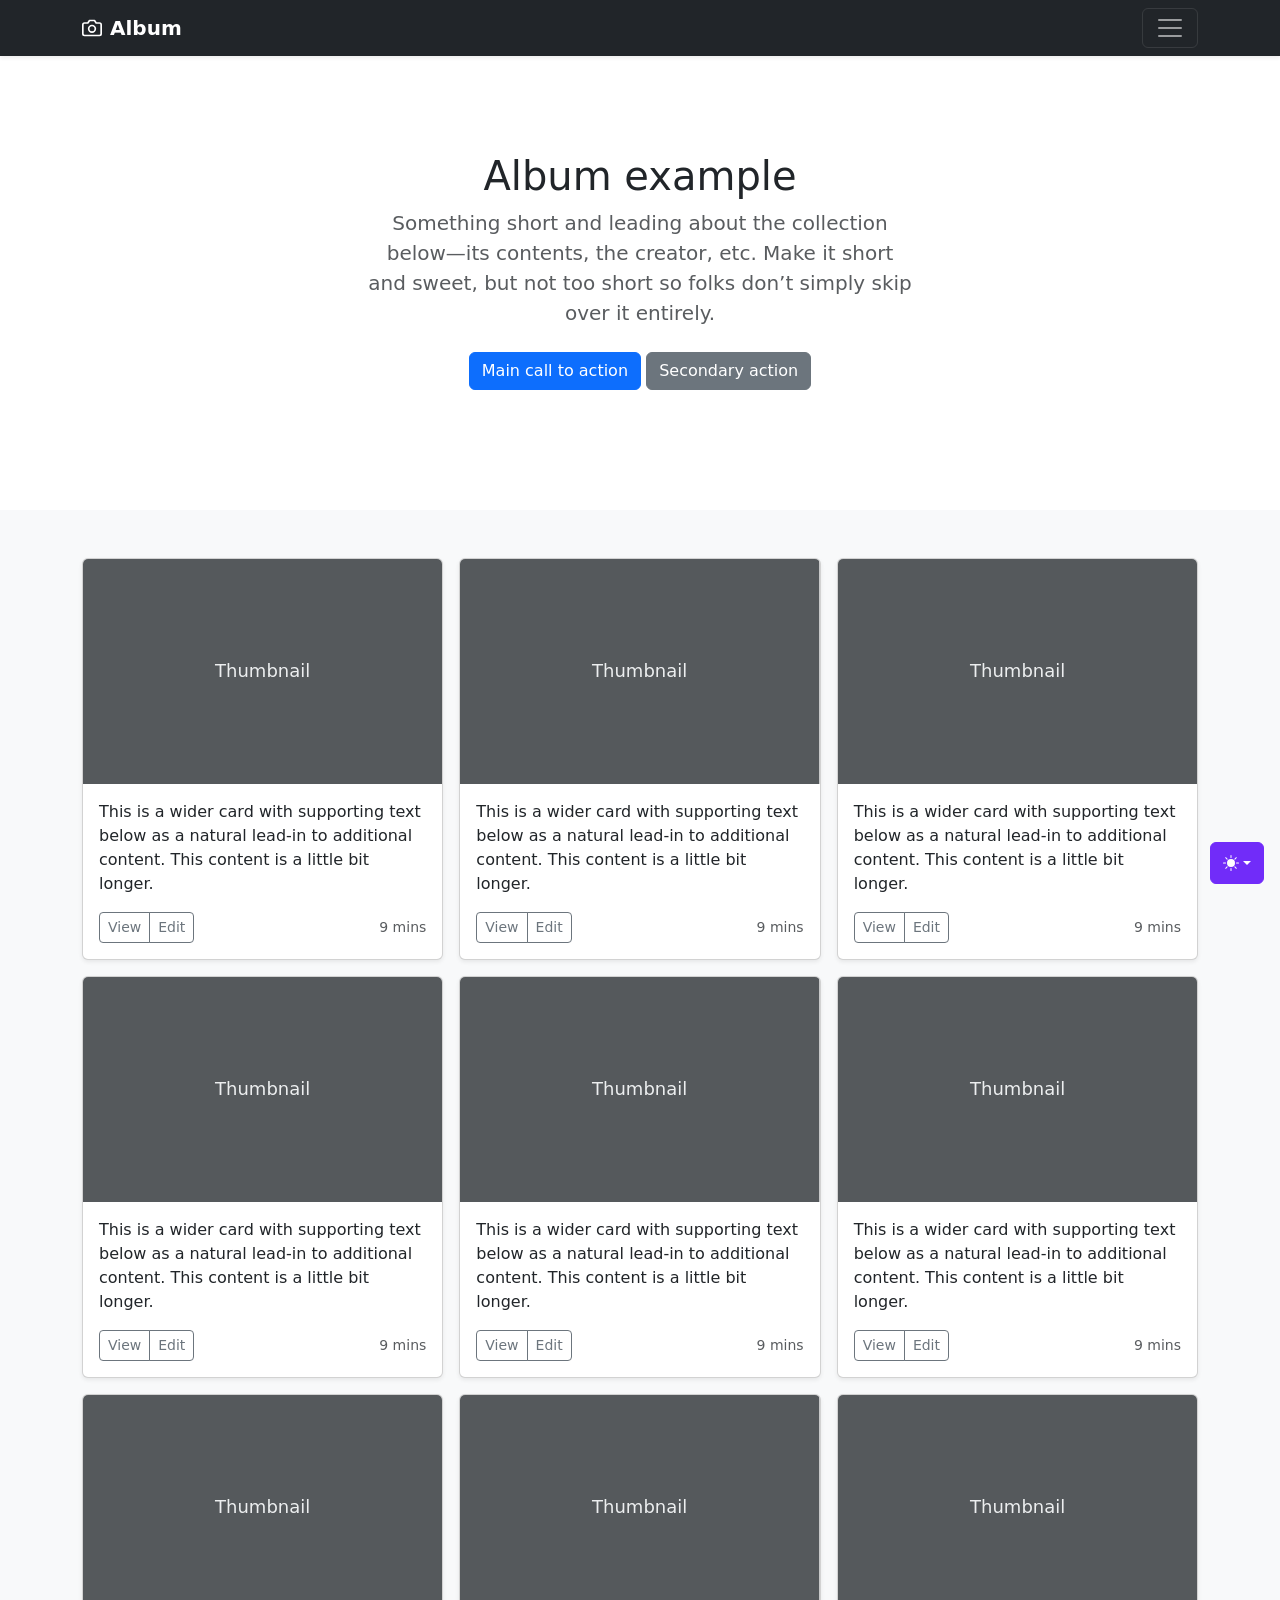
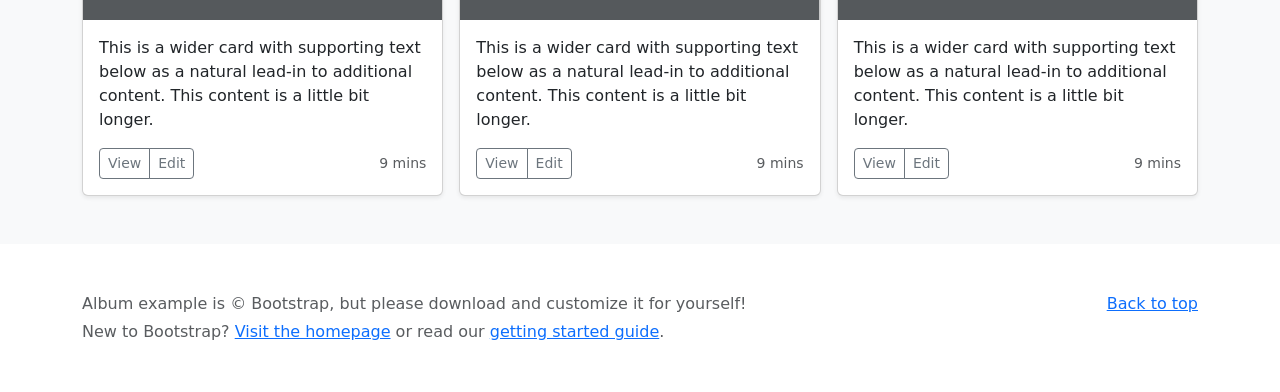
<file: bootstrap/album/index.html>
<!doctype html>
<html lang="en" data-bs-theme="auto">
  <head>
    <meta charset="utf-8" />
    <meta name="viewport" content="width=device-width, initial-scale=1" />
    <meta name="description" content="" />
    <meta
      name="author"
      content="Mark Otto, Jacob Thornton, and Bootstrap contributors"
    />
    <meta name="generator" content="Astro v5.13.2" />
    <title>Album example · Bootstrap v5.3</title>
    <link
      rel="canonical"
      href="https://getbootstrap.com/docs/5.3/examples/album/"
    />
    <script src="../assets/js/color-modes.js"></script>
    <link href="../assets/dist/css/bootstrap.min.css" rel="stylesheet" />
    <meta name="theme-color" content="#712cf9" />
    <style>
      .bd-placeholder-img {
        font-size: 1.125rem;
        text-anchor: middle;
        -webkit-user-select: none;
        -moz-user-select: none;
        user-select: none;
      }
      @media (min-width: 768px) {
        .bd-placeholder-img-lg {
          font-size: 3.5rem;
        }
      }
      .b-example-divider {
        width: 100%;
        height: 3rem;
        background-color: #0000001a;
        border: solid rgba(0, 0, 0, 0.15);
        border-width: 1px 0;
        box-shadow:
          inset 0 0.5em 1.5em #0000001a,
          inset 0 0.125em 0.5em #00000026;
      }
      .b-example-vr {
        flex-shrink: 0;
        width: 1.5rem;
        height: 100vh;
      }
      .bi {
        vertical-align: -0.125em;
        fill: currentColor;
      }
      .nav-scroller {
        position: relative;
        z-index: 2;
        height: 2.75rem;
        overflow-y: hidden;
      }
      .nav-scroller .nav {
        display: flex;
        flex-wrap: nowrap;
        padding-bottom: 1rem;
        margin-top: -1px;
        overflow-x: auto;
        text-align: center;
        white-space: nowrap;
        -webkit-overflow-scrolling: touch;
      }
      .btn-bd-primary {
        --bd-violet-bg: #712cf9;
        --bd-violet-rgb: 112.520718, 44.062154, 249.437846;
        --bs-btn-font-weight: 600;
        --bs-btn-color: var(--bs-white);
        --bs-btn-bg: var(--bd-violet-bg);
        --bs-btn-border-color: var(--bd-violet-bg);
        --bs-btn-hover-color: var(--bs-white);
        --bs-btn-hover-bg: #6528e0;
        --bs-btn-hover-border-color: #6528e0;
        --bs-btn-focus-shadow-rgb: var(--bd-violet-rgb);
        --bs-btn-active-color: var(--bs-btn-hover-color);
        --bs-btn-active-bg: #5a23c8;
        --bs-btn-active-border-color: #5a23c8;
      }
      .bd-mode-toggle {
        z-index: 1500;
      }
      .bd-mode-toggle .bi {
        width: 1em;
        height: 1em;
      }
      .bd-mode-toggle .dropdown-menu .active .bi {
        display: block !important;
      }
    </style>
  </head>
  <body>
    <svg xmlns="http://www.w3.org/2000/svg" class="d-none">
      <symbol id="check2" viewBox="0 0 16 16">
        <path
          d="M13.854 3.646a.5.5 0 0 1 0 .708l-7 7a.5.5 0 0 1-.708 0l-3.5-3.5a.5.5 0 1 1 .708-.708L6.5 10.293l6.646-6.647a.5.5 0 0 1 .708 0z"
        ></path>
      </symbol>
      <symbol id="circle-half" viewBox="0 0 16 16">
        <path
          d="M8 15A7 7 0 1 0 8 1v14zm0 1A8 8 0 1 1 8 0a8 8 0 0 1 0 16z"
        ></path>
      </symbol>
      <symbol id="moon-stars-fill" viewBox="0 0 16 16">
        <path
          d="M6 .278a.768.768 0 0 1 .08.858 7.208 7.208 0 0 0-.878 3.46c0 4.021 3.278 7.277 7.318 7.277.527 0 1.04-.055 1.533-.16a.787.787 0 0 1 .81.316.733.733 0 0 1-.031.893A8.349 8.349 0 0 1 8.344 16C3.734 16 0 12.286 0 7.71 0 4.266 2.114 1.312 5.124.06A.752.752 0 0 1 6 .278z"
        ></path>
        <path
          d="M10.794 3.148a.217.217 0 0 1 .412 0l.387 1.162c.173.518.579.924 1.097 1.097l1.162.387a.217.217 0 0 1 0 .412l-1.162.387a1.734 1.734 0 0 0-1.097 1.097l-.387 1.162a.217.217 0 0 1-.412 0l-.387-1.162A1.734 1.734 0 0 0 9.31 6.593l-1.162-.387a.217.217 0 0 1 0-.412l1.162-.387a1.734 1.734 0 0 0 1.097-1.097l.387-1.162zM13.863.099a.145.145 0 0 1 .274 0l.258.774c.115.346.386.617.732.732l.774.258a.145.145 0 0 1 0 .274l-.774.258a1.156 1.156 0 0 0-.732.732l-.258.774a.145.145 0 0 1-.274 0l-.258-.774a1.156 1.156 0 0 0-.732-.732l-.774-.258a.145.145 0 0 1 0-.274l.774-.258c.346-.115.617-.386.732-.732L13.863.1z"
        ></path>
      </symbol>
      <symbol id="sun-fill" viewBox="0 0 16 16">
        <path
          d="M8 12a4 4 0 1 0 0-8 4 4 0 0 0 0 8zM8 0a.5.5 0 0 1 .5.5v2a.5.5 0 0 1-1 0v-2A.5.5 0 0 1 8 0zm0 13a.5.5 0 0 1 .5.5v2a.5.5 0 0 1-1 0v-2A.5.5 0 0 1 8 13zm8-5a.5.5 0 0 1-.5.5h-2a.5.5 0 0 1 0-1h2a.5.5 0 0 1 .5.5zM3 8a.5.5 0 0 1-.5.5h-2a.5.5 0 0 1 0-1h2A.5.5 0 0 1 3 8zm10.657-5.657a.5.5 0 0 1 0 .707l-1.414 1.415a.5.5 0 1 1-.707-.708l1.414-1.414a.5.5 0 0 1 .707 0zm-9.193 9.193a.5.5 0 0 1 0 .707L3.05 13.657a.5.5 0 0 1-.707-.707l1.414-1.414a.5.5 0 0 1 .707 0zm9.193 2.121a.5.5 0 0 1-.707 0l-1.414-1.414a.5.5 0 0 1 .707-.707l1.414 1.414a.5.5 0 0 1 0 .707zM4.464 4.465a.5.5 0 0 1-.707 0L2.343 3.05a.5.5 0 1 1 .707-.707l1.414 1.414a.5.5 0 0 1 0 .708z"
        ></path>
      </symbol>
    </svg>
    <div
      class="dropdown position-fixed bottom-0 end-0 mb-3 me-3 bd-mode-toggle"
    >
      <button
        class="btn btn-bd-primary py-2 dropdown-toggle d-flex align-items-center"
        id="bd-theme"
        type="button"
        aria-expanded="false"
        data-bs-toggle="dropdown"
        aria-label="Toggle theme (auto)"
      >
        <svg class="bi my-1 theme-icon-active" aria-hidden="true">
          <use href="#circle-half"></use>
        </svg>
        <span class="visually-hidden" id="bd-theme-text">Toggle theme</span>
      </button>
      <ul
        class="dropdown-menu dropdown-menu-end shadow"
        aria-labelledby="bd-theme-text"
      >
        <li>
          <button
            type="button"
            class="dropdown-item d-flex align-items-center"
            data-bs-theme-value="light"
            aria-pressed="false"
          >
            <svg class="bi me-2 opacity-50" aria-hidden="true">
              <use href="#sun-fill"></use>
            </svg>
            Light
            <svg class="bi ms-auto d-none" aria-hidden="true">
              <use href="#check2"></use>
            </svg>
          </button>
        </li>
        <li>
          <button
            type="button"
            class="dropdown-item d-flex align-items-center"
            data-bs-theme-value="dark"
            aria-pressed="false"
          >
            <svg class="bi me-2 opacity-50" aria-hidden="true">
              <use href="#moon-stars-fill"></use>
            </svg>
            Dark
            <svg class="bi ms-auto d-none" aria-hidden="true">
              <use href="#check2"></use>
            </svg>
          </button>
        </li>
        <li>
          <button
            type="button"
            class="dropdown-item d-flex align-items-center active"
            data-bs-theme-value="auto"
            aria-pressed="true"
          >
            <svg class="bi me-2 opacity-50" aria-hidden="true">
              <use href="#circle-half"></use>
            </svg>
            Auto
            <svg class="bi ms-auto d-none" aria-hidden="true">
              <use href="#check2"></use>
            </svg>
          </button>
        </li>
      </ul>
    </div>
    <header data-bs-theme="dark">
      <div class="collapse text-bg-dark" id="navbarHeader">
        <div class="container">
          <div class="row">
            <div class="col-sm-8 col-md-7 py-4">
              <h4>About</h4>
              <p class="text-body-secondary">
                Add some information about the album below, the author, or any
                other background context. Make it a few sentences long so folks
                can pick up some informative tidbits. Then, link them off to
                some social networking sites or contact information.
              </p>
            </div>
            <div class="col-sm-4 offset-md-1 py-4">
              <h4>Contact</h4>
              <ul class="list-unstyled">
                <li><a href="#" class="text-white">Follow on X</a></li>
                <li><a href="#" class="text-white">Like on Facebook</a></li>
                <li><a href="#" class="text-white">Email me</a></li>
              </ul>
            </div>
          </div>
        </div>
      </div>
      <div class="navbar navbar-dark bg-dark shadow-sm">
        <div class="container">
          <a href="#" class="navbar-brand d-flex align-items-center">
            <svg
              xmlns="http://www.w3.org/2000/svg"
              width="20"
              height="20"
              fill="none"
              stroke="currentColor"
              stroke-linecap="round"
              stroke-linejoin="round"
              stroke-width="2"
              aria-hidden="true"
              class="me-2"
              viewBox="0 0 24 24"
            >
              <path
                d="M23 19a2 2 0 0 1-2 2H3a2 2 0 0 1-2-2V8a2 2 0 0 1 2-2h4l2-3h6l2 3h4a2 2 0 0 1 2 2z"
              ></path>
              <circle cx="12" cy="13" r="4"></circle>
            </svg>
            <strong>Album</strong>
          </a>
          <button
            class="navbar-toggler"
            type="button"
            data-bs-toggle="collapse"
            data-bs-target="#navbarHeader"
            aria-controls="navbarHeader"
            aria-expanded="false"
            aria-label="Toggle navigation"
          >
            <span class="navbar-toggler-icon"></span>
          </button>
        </div>
      </div>
    </header>
    <main>
      <section class="py-5 text-center container">
        <div class="row py-lg-5">
          <div class="col-lg-6 col-md-8 mx-auto">
            <h1 class="fw-light">Album example</h1>
            <p class="lead text-body-secondary">
              Something short and leading about the collection below—its
              contents, the creator, etc. Make it short and sweet, but not too
              short so folks don’t simply skip over it entirely.
            </p>
            <p>
              <a href="#" class="btn btn-primary my-2">Main call to action</a>
              <a href="#" class="btn btn-secondary my-2">Secondary action</a>
            </p>
          </div>
        </div>
      </section>
      <div class="album py-5 bg-body-tertiary">
        <div class="container">
          <div class="row row-cols-1 row-cols-sm-2 row-cols-md-3 g-3">
            <div class="col">
              <div class="card shadow-sm">
                <svg
                  aria-label="Placeholder: Thumbnail"
                  class="bd-placeholder-img card-img-top"
                  height="225"
                  preserveAspectRatio="xMidYMid slice"
                  role="img"
                  width="100%"
                  xmlns="http://www.w3.org/2000/svg"
                >
                  <title>Placeholder</title>
                  <rect width="100%" height="100%" fill="#55595c"></rect>
                  <text x="50%" y="50%" fill="#eceeef" dy=".3em">
                    Thumbnail
                  </text>
                </svg>
                <div class="card-body">
                  <p class="card-text">
                    This is a wider card with supporting text below as a natural
                    lead-in to additional content. This content is a little bit
                    longer.
                  </p>
                  <div
                    class="d-flex justify-content-between align-items-center"
                  >
                    <div class="btn-group">
                      <button
                        type="button"
                        class="btn btn-sm btn-outline-secondary"
                      >
                        View
                      </button>
                      <button
                        type="button"
                        class="btn btn-sm btn-outline-secondary"
                      >
                        Edit
                      </button>
                    </div>
                    <small class="text-body-secondary">9 mins</small>
                  </div>
                </div>
              </div>
            </div>
            <div class="col">
              <div class="card shadow-sm">
                <svg
                  aria-label="Placeholder: Thumbnail"
                  class="bd-placeholder-img card-img-top"
                  height="225"
                  preserveAspectRatio="xMidYMid slice"
                  role="img"
                  width="100%"
                  xmlns="http://www.w3.org/2000/svg"
                >
                  <title>Placeholder</title>
                  <rect width="100%" height="100%" fill="#55595c"></rect>
                  <text x="50%" y="50%" fill="#eceeef" dy=".3em">
                    Thumbnail
                  </text>
                </svg>
                <div class="card-body">
                  <p class="card-text">
                    This is a wider card with supporting text below as a natural
                    lead-in to additional content. This content is a little bit
                    longer.
                  </p>
                  <div
                    class="d-flex justify-content-between align-items-center"
                  >
                    <div class="btn-group">
                      <button
                        type="button"
                        class="btn btn-sm btn-outline-secondary"
                      >
                        View
                      </button>
                      <button
                        type="button"
                        class="btn btn-sm btn-outline-secondary"
                      >
                        Edit
                      </button>
                    </div>
                    <small class="text-body-secondary">9 mins</small>
                  </div>
                </div>
              </div>
            </div>
            <div class="col">
              <div class="card shadow-sm">
                <svg
                  aria-label="Placeholder: Thumbnail"
                  class="bd-placeholder-img card-img-top"
                  height="225"
                  preserveAspectRatio="xMidYMid slice"
                  role="img"
                  width="100%"
                  xmlns="http://www.w3.org/2000/svg"
                >
                  <title>Placeholder</title>
                  <rect width="100%" height="100%" fill="#55595c"></rect>
                  <text x="50%" y="50%" fill="#eceeef" dy=".3em">
                    Thumbnail
                  </text>
                </svg>
                <div class="card-body">
                  <p class="card-text">
                    This is a wider card with supporting text below as a natural
                    lead-in to additional content. This content is a little bit
                    longer.
                  </p>
                  <div
                    class="d-flex justify-content-between align-items-center"
                  >
                    <div class="btn-group">
                      <button
                        type="button"
                        class="btn btn-sm btn-outline-secondary"
                      >
                        View
                      </button>
                      <button
                        type="button"
                        class="btn btn-sm btn-outline-secondary"
                      >
                        Edit
                      </button>
                    </div>
                    <small class="text-body-secondary">9 mins</small>
                  </div>
                </div>
              </div>
            </div>
            <div class="col">
              <div class="card shadow-sm">
                <svg
                  aria-label="Placeholder: Thumbnail"
                  class="bd-placeholder-img card-img-top"
                  height="225"
                  preserveAspectRatio="xMidYMid slice"
                  role="img"
                  width="100%"
                  xmlns="http://www.w3.org/2000/svg"
                >
                  <title>Placeholder</title>
                  <rect width="100%" height="100%" fill="#55595c"></rect>
                  <text x="50%" y="50%" fill="#eceeef" dy=".3em">
                    Thumbnail
                  </text>
                </svg>
                <div class="card-body">
                  <p class="card-text">
                    This is a wider card with supporting text below as a natural
                    lead-in to additional content. This content is a little bit
                    longer.
                  </p>
                  <div
                    class="d-flex justify-content-between align-items-center"
                  >
                    <div class="btn-group">
                      <button
                        type="button"
                        class="btn btn-sm btn-outline-secondary"
                      >
                        View
                      </button>
                      <button
                        type="button"
                        class="btn btn-sm btn-outline-secondary"
                      >
                        Edit
                      </button>
                    </div>
                    <small class="text-body-secondary">9 mins</small>
                  </div>
                </div>
              </div>
            </div>
            <div class="col">
              <div class="card shadow-sm">
                <svg
                  aria-label="Placeholder: Thumbnail"
                  class="bd-placeholder-img card-img-top"
                  height="225"
                  preserveAspectRatio="xMidYMid slice"
                  role="img"
                  width="100%"
                  xmlns="http://www.w3.org/2000/svg"
                >
                  <title>Placeholder</title>
                  <rect width="100%" height="100%" fill="#55595c"></rect>
                  <text x="50%" y="50%" fill="#eceeef" dy=".3em">
                    Thumbnail
                  </text>
                </svg>
                <div class="card-body">
                  <p class="card-text">
                    This is a wider card with supporting text below as a natural
                    lead-in to additional content. This content is a little bit
                    longer.
                  </p>
                  <div
                    class="d-flex justify-content-between align-items-center"
                  >
                    <div class="btn-group">
                      <button
                        type="button"
                        class="btn btn-sm btn-outline-secondary"
                      >
                        View
                      </button>
                      <button
                        type="button"
                        class="btn btn-sm btn-outline-secondary"
                      >
                        Edit
                      </button>
                    </div>
                    <small class="text-body-secondary">9 mins</small>
                  </div>
                </div>
              </div>
            </div>
            <div class="col">
              <div class="card shadow-sm">
                <svg
                  aria-label="Placeholder: Thumbnail"
                  class="bd-placeholder-img card-img-top"
                  height="225"
                  preserveAspectRatio="xMidYMid slice"
                  role="img"
                  width="100%"
                  xmlns="http://www.w3.org/2000/svg"
                >
                  <title>Placeholder</title>
                  <rect width="100%" height="100%" fill="#55595c"></rect>
                  <text x="50%" y="50%" fill="#eceeef" dy=".3em">
                    Thumbnail
                  </text>
                </svg>
                <div class="card-body">
                  <p class="card-text">
                    This is a wider card with supporting text below as a natural
                    lead-in to additional content. This content is a little bit
                    longer.
                  </p>
                  <div
                    class="d-flex justify-content-between align-items-center"
                  >
                    <div class="btn-group">
                      <button
                        type="button"
                        class="btn btn-sm btn-outline-secondary"
                      >
                        View
                      </button>
                      <button
                        type="button"
                        class="btn btn-sm btn-outline-secondary"
                      >
                        Edit
                      </button>
                    </div>
                    <small class="text-body-secondary">9 mins</small>
                  </div>
                </div>
              </div>
            </div>
            <div class="col">
              <div class="card shadow-sm">
                <svg
                  aria-label="Placeholder: Thumbnail"
                  class="bd-placeholder-img card-img-top"
                  height="225"
                  preserveAspectRatio="xMidYMid slice"
                  role="img"
                  width="100%"
                  xmlns="http://www.w3.org/2000/svg"
                >
                  <title>Placeholder</title>
                  <rect width="100%" height="100%" fill="#55595c"></rect>
                  <text x="50%" y="50%" fill="#eceeef" dy=".3em">
                    Thumbnail
                  </text>
                </svg>
                <div class="card-body">
                  <p class="card-text">
                    This is a wider card with supporting text below as a natural
                    lead-in to additional content. This content is a little bit
                    longer.
                  </p>
                  <div
                    class="d-flex justify-content-between align-items-center"
                  >
                    <div class="btn-group">
                      <button
                        type="button"
                        class="btn btn-sm btn-outline-secondary"
                      >
                        View
                      </button>
                      <button
                        type="button"
                        class="btn btn-sm btn-outline-secondary"
                      >
                        Edit
                      </button>
                    </div>
                    <small class="text-body-secondary">9 mins</small>
                  </div>
                </div>
              </div>
            </div>
            <div class="col">
              <div class="card shadow-sm">
                <svg
                  aria-label="Placeholder: Thumbnail"
                  class="bd-placeholder-img card-img-top"
                  height="225"
                  preserveAspectRatio="xMidYMid slice"
                  role="img"
                  width="100%"
                  xmlns="http://www.w3.org/2000/svg"
                >
                  <title>Placeholder</title>
                  <rect width="100%" height="100%" fill="#55595c"></rect>
                  <text x="50%" y="50%" fill="#eceeef" dy=".3em">
                    Thumbnail
                  </text>
                </svg>
                <div class="card-body">
                  <p class="card-text">
                    This is a wider card with supporting text below as a natural
                    lead-in to additional content. This content is a little bit
                    longer.
                  </p>
                  <div
                    class="d-flex justify-content-between align-items-center"
                  >
                    <div class="btn-group">
                      <button
                        type="button"
                        class="btn btn-sm btn-outline-secondary"
                      >
                        View
                      </button>
                      <button
                        type="button"
                        class="btn btn-sm btn-outline-secondary"
                      >
                        Edit
                      </button>
                    </div>
                    <small class="text-body-secondary">9 mins</small>
                  </div>
                </div>
              </div>
            </div>
            <div class="col">
              <div class="card shadow-sm">
                <svg
                  aria-label="Placeholder: Thumbnail"
                  class="bd-placeholder-img card-img-top"
                  height="225"
                  preserveAspectRatio="xMidYMid slice"
                  role="img"
                  width="100%"
                  xmlns="http://www.w3.org/2000/svg"
                >
                  <title>Placeholder</title>
                  <rect width="100%" height="100%" fill="#55595c"></rect>
                  <text x="50%" y="50%" fill="#eceeef" dy=".3em">
                    Thumbnail
                  </text>
                </svg>
                <div class="card-body">
                  <p class="card-text">
                    This is a wider card with supporting text below as a natural
                    lead-in to additional content. This content is a little bit
                    longer.
                  </p>
                  <div
                    class="d-flex justify-content-between align-items-center"
                  >
                    <div class="btn-group">
                      <button
                        type="button"
                        class="btn btn-sm btn-outline-secondary"
                      >
                        View
                      </button>
                      <button
                        type="button"
                        class="btn btn-sm btn-outline-secondary"
                      >
                        Edit
                      </button>
                    </div>
                    <small class="text-body-secondary">9 mins</small>
                  </div>
                </div>
              </div>
            </div>
          </div>
        </div>
      </div>
    </main>
    <footer class="text-body-secondary py-5">
      <div class="container">
        <p class="float-end mb-1"><a href="#">Back to top</a></p>
        <p class="mb-1">
          Album example is &copy; Bootstrap, but please download and customize
          it for yourself!
        </p>
        <p class="mb-0">
          New to Bootstrap? <a href="/">Visit the homepage</a> or read our
          <a href="../getting-started/introduction">getting started guide</a>.
        </p>
      </div>
    </footer>
    <script
      src="../assets/dist/js/bootstrap.bundle.min.js"
      class="astro-vvvwv3sm"
    ></script>
  </body>
</html>
</file>
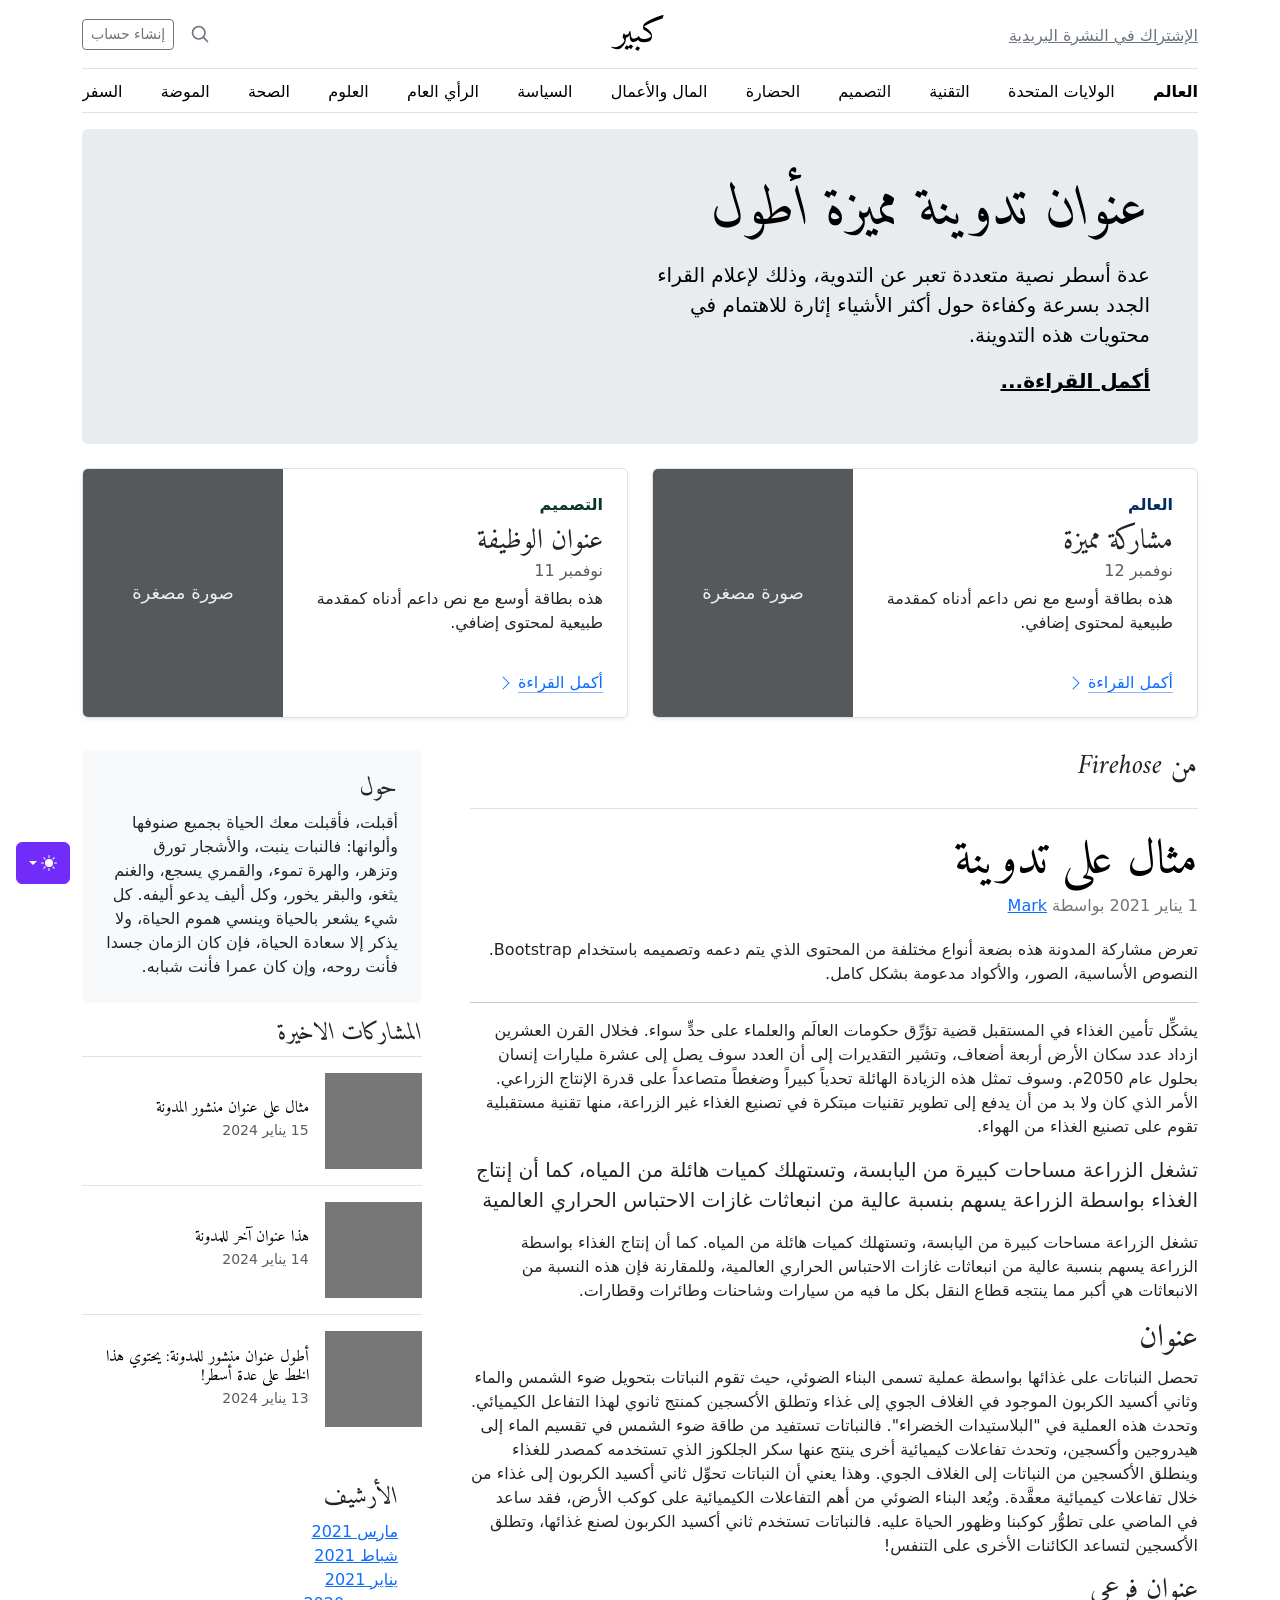
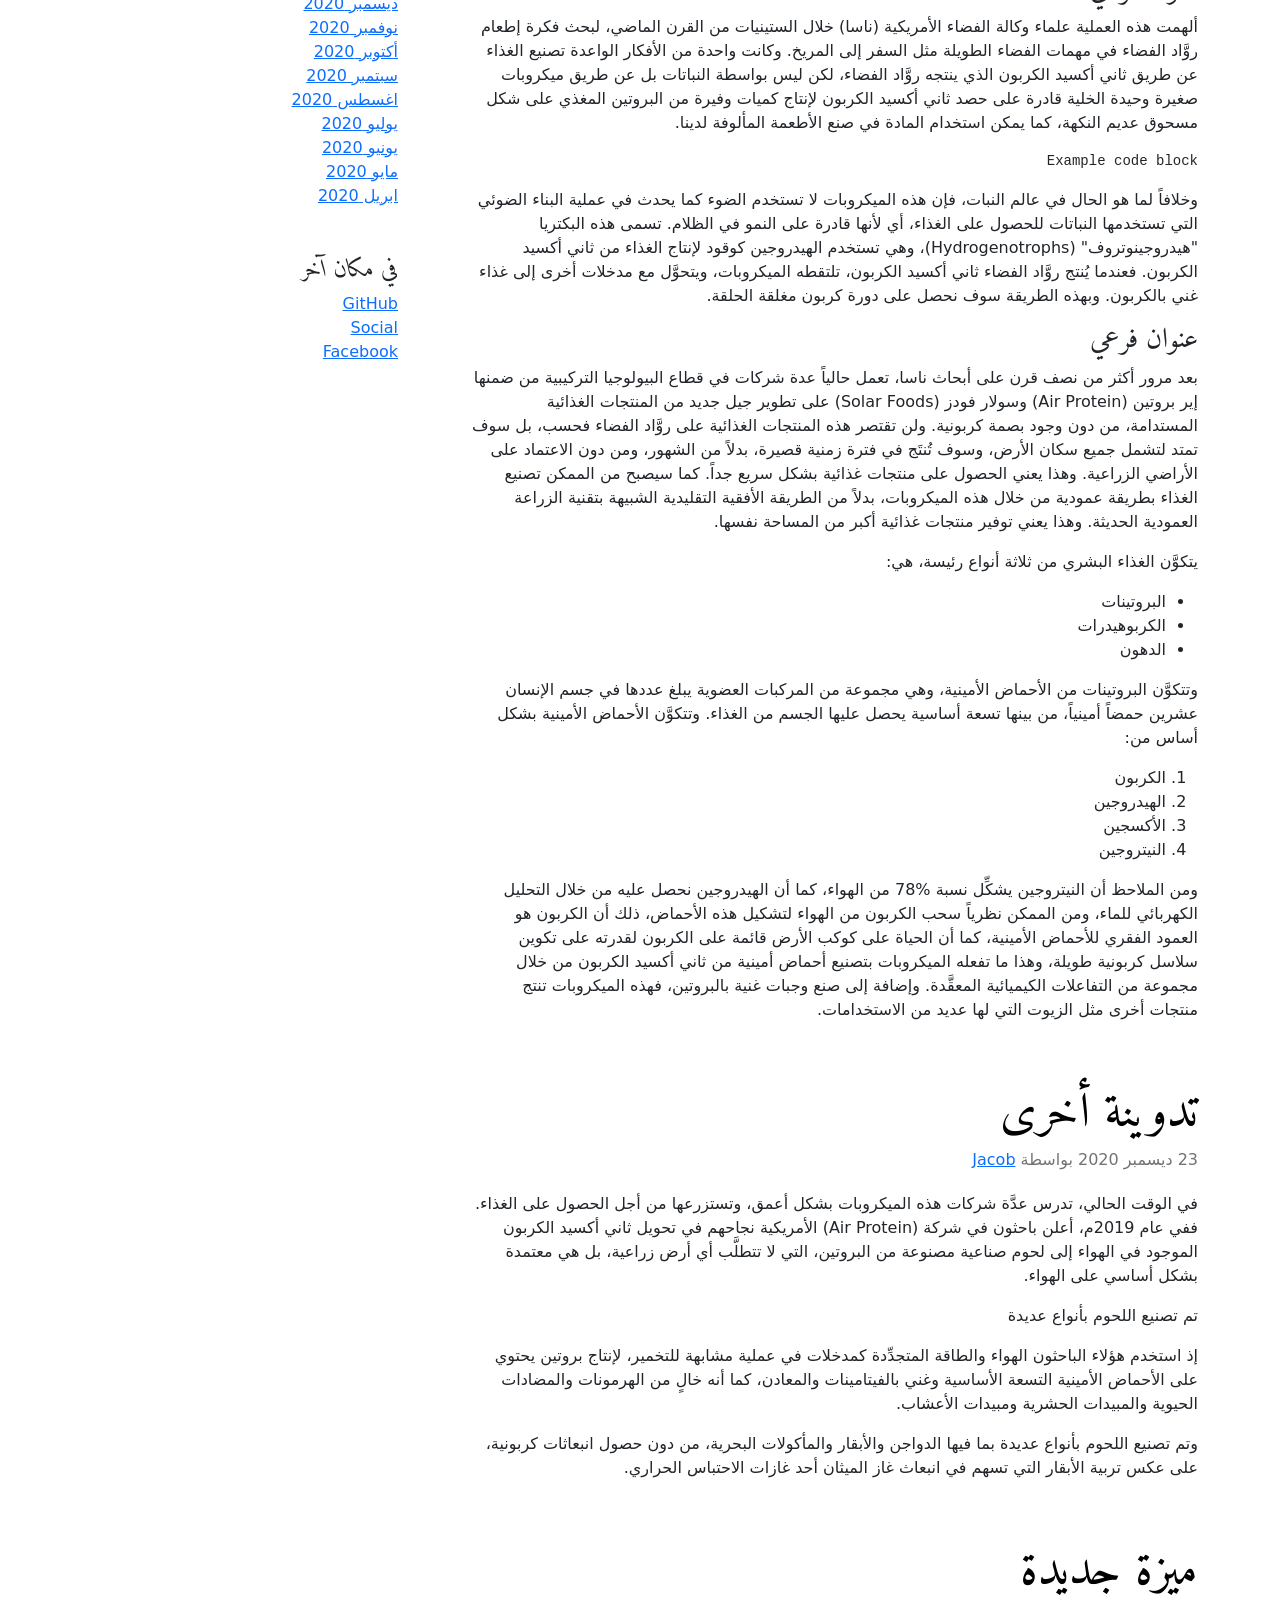
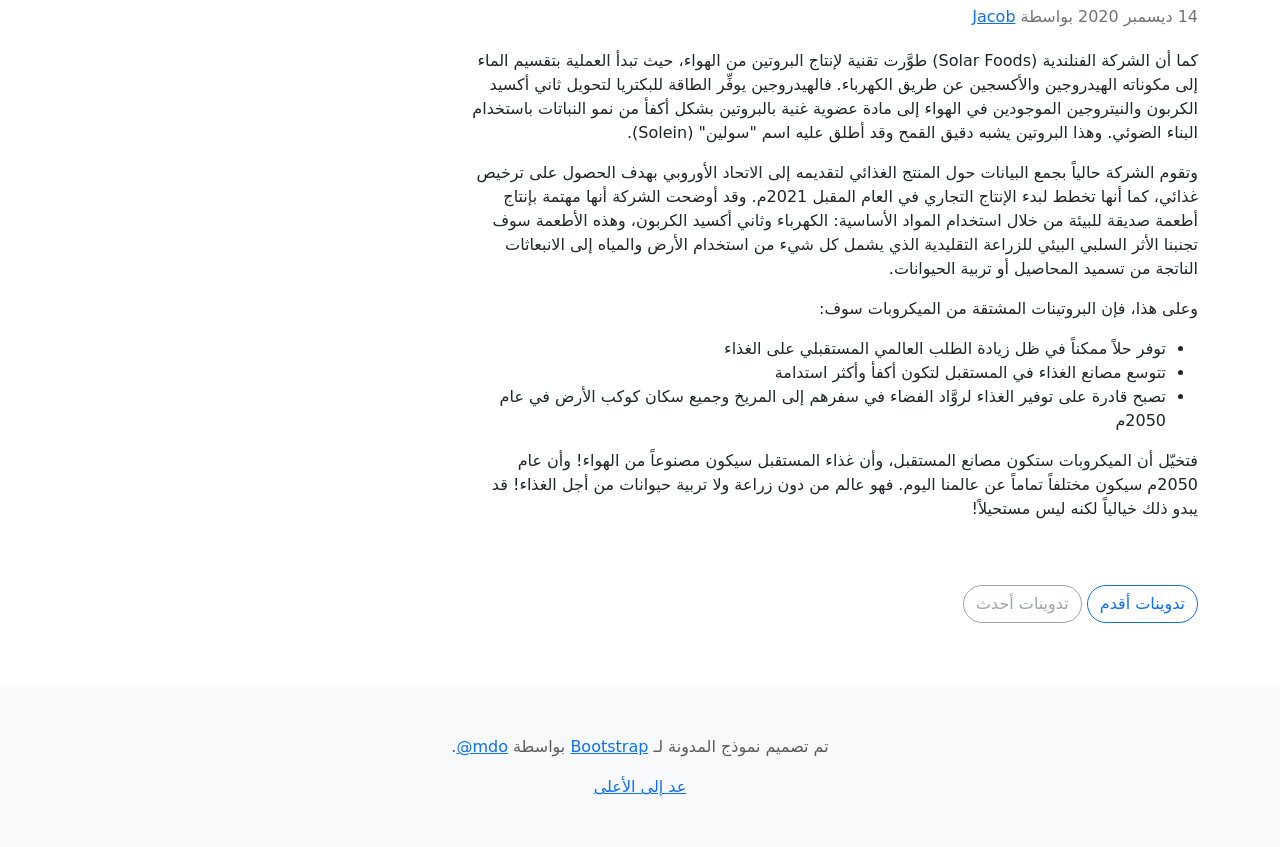
<file: bootstrap/blog-rtl/index.html>
<!doctype html>
<html lang="ar" dir="rtl" data-bs-theme="auto">
  <head>
    <meta charset="utf-8" />
    <meta name="viewport" content="width=device-width, initial-scale=1" />
    <meta name="description" content="" />
    <meta
      name="author"
      content="Mark Otto, Jacob Thornton, and Bootstrap contributors"
    />
    <meta name="generator" content="Astro v5.13.2" />
    <title>قالب المدونة · Bootstrap v5.3</title>
    <link
      rel="canonical"
      href="https://getbootstrap.com/docs/5.3/examples/blog-rtl/"
    />
    <script src="../assets/js/color-modes.js"></script>
    <link href="../assets/dist/css/bootstrap.rtl.min.css" rel="stylesheet" />
    <meta name="theme-color" content="#712cf9" />
    <link
      href="https://fonts.googleapis.com/css?family=Amiri:wght@400;700&display=swap"
      rel="stylesheet"
    />
    <link href="../blog/blog.rtl.css" rel="stylesheet" />
    <style>
      .bd-placeholder-img {
        font-size: 1.125rem;
        text-anchor: middle;
        -webkit-user-select: none;
        -moz-user-select: none;
        user-select: none;
      }
      @media (min-width: 768px) {
        .bd-placeholder-img-lg {
          font-size: 3.5rem;
        }
      }
      .b-example-divider {
        width: 100%;
        height: 3rem;
        background-color: #0000001a;
        border: solid rgba(0, 0, 0, 0.15);
        border-width: 1px 0;
        box-shadow:
          inset 0 0.5em 1.5em #0000001a,
          inset 0 0.125em 0.5em #00000026;
      }
      .b-example-vr {
        flex-shrink: 0;
        width: 1.5rem;
        height: 100vh;
      }
      .bi {
        vertical-align: -0.125em;
        fill: currentColor;
      }
      .nav-scroller {
        position: relative;
        z-index: 2;
        height: 2.75rem;
        overflow-y: hidden;
      }
      .nav-scroller .nav {
        display: flex;
        flex-wrap: nowrap;
        padding-bottom: 1rem;
        margin-top: -1px;
        overflow-x: auto;
        text-align: center;
        white-space: nowrap;
        -webkit-overflow-scrolling: touch;
      }
      .btn-bd-primary {
        --bd-violet-bg: #712cf9;
        --bd-violet-rgb: 112.520718, 44.062154, 249.437846;
        --bs-btn-font-weight: 600;
        --bs-btn-color: var(--bs-white);
        --bs-btn-bg: var(--bd-violet-bg);
        --bs-btn-border-color: var(--bd-violet-bg);
        --bs-btn-hover-color: var(--bs-white);
        --bs-btn-hover-bg: #6528e0;
        --bs-btn-hover-border-color: #6528e0;
        --bs-btn-focus-shadow-rgb: var(--bd-violet-rgb);
        --bs-btn-active-color: var(--bs-btn-hover-color);
        --bs-btn-active-bg: #5a23c8;
        --bs-btn-active-border-color: #5a23c8;
      }
      .bd-mode-toggle {
        z-index: 1500;
      }
      .bd-mode-toggle .bi {
        width: 1em;
        height: 1em;
      }
      .bd-mode-toggle .dropdown-menu .active .bi {
        display: block !important;
      }
    </style>
  </head>
  <body>
    <svg xmlns="http://www.w3.org/2000/svg" class="d-none">
      <symbol id="check2" viewBox="0 0 16 16">
        <path
          d="M13.854 3.646a.5.5 0 0 1 0 .708l-7 7a.5.5 0 0 1-.708 0l-3.5-3.5a.5.5 0 1 1 .708-.708L6.5 10.293l6.646-6.647a.5.5 0 0 1 .708 0z"
        ></path>
      </symbol>
      <symbol id="circle-half" viewBox="0 0 16 16">
        <path
          d="M8 15A7 7 0 1 0 8 1v14zm0 1A8 8 0 1 1 8 0a8 8 0 0 1 0 16z"
        ></path>
      </symbol>
      <symbol id="moon-stars-fill" viewBox="0 0 16 16">
        <path
          d="M6 .278a.768.768 0 0 1 .08.858 7.208 7.208 0 0 0-.878 3.46c0 4.021 3.278 7.277 7.318 7.277.527 0 1.04-.055 1.533-.16a.787.787 0 0 1 .81.316.733.733 0 0 1-.031.893A8.349 8.349 0 0 1 8.344 16C3.734 16 0 12.286 0 7.71 0 4.266 2.114 1.312 5.124.06A.752.752 0 0 1 6 .278z"
        ></path>
        <path
          d="M10.794 3.148a.217.217 0 0 1 .412 0l.387 1.162c.173.518.579.924 1.097 1.097l1.162.387a.217.217 0 0 1 0 .412l-1.162.387a1.734 1.734 0 0 0-1.097 1.097l-.387 1.162a.217.217 0 0 1-.412 0l-.387-1.162A1.734 1.734 0 0 0 9.31 6.593l-1.162-.387a.217.217 0 0 1 0-.412l1.162-.387a1.734 1.734 0 0 0 1.097-1.097l.387-1.162zM13.863.099a.145.145 0 0 1 .274 0l.258.774c.115.346.386.617.732.732l.774.258a.145.145 0 0 1 0 .274l-.774.258a1.156 1.156 0 0 0-.732.732l-.258.774a.145.145 0 0 1-.274 0l-.258-.774a1.156 1.156 0 0 0-.732-.732l-.774-.258a.145.145 0 0 1 0-.274l.774-.258c.346-.115.617-.386.732-.732L13.863.1z"
        ></path>
      </symbol>
      <symbol id="sun-fill" viewBox="0 0 16 16">
        <path
          d="M8 12a4 4 0 1 0 0-8 4 4 0 0 0 0 8zM8 0a.5.5 0 0 1 .5.5v2a.5.5 0 0 1-1 0v-2A.5.5 0 0 1 8 0zm0 13a.5.5 0 0 1 .5.5v2a.5.5 0 0 1-1 0v-2A.5.5 0 0 1 8 13zm8-5a.5.5 0 0 1-.5.5h-2a.5.5 0 0 1 0-1h2a.5.5 0 0 1 .5.5zM3 8a.5.5 0 0 1-.5.5h-2a.5.5 0 0 1 0-1h2A.5.5 0 0 1 3 8zm10.657-5.657a.5.5 0 0 1 0 .707l-1.414 1.415a.5.5 0 1 1-.707-.708l1.414-1.414a.5.5 0 0 1 .707 0zm-9.193 9.193a.5.5 0 0 1 0 .707L3.05 13.657a.5.5 0 0 1-.707-.707l1.414-1.414a.5.5 0 0 1 .707 0zm9.193 2.121a.5.5 0 0 1-.707 0l-1.414-1.414a.5.5 0 0 1 .707-.707l1.414 1.414a.5.5 0 0 1 0 .707zM4.464 4.465a.5.5 0 0 1-.707 0L2.343 3.05a.5.5 0 1 1 .707-.707l1.414 1.414a.5.5 0 0 1 0 .708z"
        ></path>
      </symbol>
    </svg>
    <div
      class="dropdown position-fixed bottom-0 end-0 mb-3 me-3 bd-mode-toggle"
    >
      <button
        class="btn btn-bd-primary py-2 dropdown-toggle d-flex align-items-center"
        id="bd-theme"
        type="button"
        aria-expanded="false"
        data-bs-toggle="dropdown"
        aria-label="Toggle theme (auto)"
      >
        <svg class="bi my-1 theme-icon-active" aria-hidden="true">
          <use href="#circle-half"></use>
        </svg>
        <span class="visually-hidden" id="bd-theme-text">Toggle theme</span>
      </button>
      <ul
        class="dropdown-menu dropdown-menu-end shadow"
        aria-labelledby="bd-theme-text"
      >
        <li>
          <button
            type="button"
            class="dropdown-item d-flex align-items-center"
            data-bs-theme-value="light"
            aria-pressed="false"
          >
            <svg class="bi me-2 opacity-50" aria-hidden="true">
              <use href="#sun-fill"></use>
            </svg>
            Light
            <svg class="bi ms-auto d-none" aria-hidden="true">
              <use href="#check2"></use>
            </svg>
          </button>
        </li>
        <li>
          <button
            type="button"
            class="dropdown-item d-flex align-items-center"
            data-bs-theme-value="dark"
            aria-pressed="false"
          >
            <svg class="bi me-2 opacity-50" aria-hidden="true">
              <use href="#moon-stars-fill"></use>
            </svg>
            Dark
            <svg class="bi ms-auto d-none" aria-hidden="true">
              <use href="#check2"></use>
            </svg>
          </button>
        </li>
        <li>
          <button
            type="button"
            class="dropdown-item d-flex align-items-center active"
            data-bs-theme-value="auto"
            aria-pressed="true"
          >
            <svg class="bi me-2 opacity-50" aria-hidden="true">
              <use href="#circle-half"></use>
            </svg>
            Auto
            <svg class="bi ms-auto d-none" aria-hidden="true">
              <use href="#check2"></use>
            </svg>
          </button>
        </li>
      </ul>
    </div>
    <svg xmlns="http://www.w3.org/2000/svg" class="d-none">
      <symbol
        id="aperture"
        fill="none"
        stroke="currentColor"
        stroke-linecap="round"
        stroke-linejoin="round"
        stroke-width="2"
        viewBox="0 0 24 24"
      >
        <circle cx="12" cy="12" r="10"></circle>
        <path
          d="M14.31 8l5.74 9.94M9.69 8h11.48M7.38 12l5.74-9.94M9.69 16L3.95 6.06M14.31 16H2.83m13.79-4l-5.74 9.94"
        ></path>
      </symbol>
      <symbol id="cart" viewBox="0 0 16 16">
        <path
          d="M0 1.5A.5.5 0 0 1 .5 1H2a.5.5 0 0 1 .485.379L2.89 3H14.5a.5.5 0 0 1 .49.598l-1 5a.5.5 0 0 1-.465.401l-9.397.472L4.415 11H13a.5.5 0 0 1 0 1H4a.5.5 0 0 1-.491-.408L2.01 3.607 1.61 2H.5a.5.5 0 0 1-.5-.5zM3.102 4l.84 4.479 9.144-.459L13.89 4H3.102zM5 12a2 2 0 1 0 0 4 2 2 0 0 0 0-4zm7 0a2 2 0 1 0 0 4 2 2 0 0 0 0-4zm-7 1a1 1 0 1 1 0 2 1 1 0 0 1 0-2zm7 0a1 1 0 1 1 0 2 1 1 0 0 1 0-2z"
        ></path>
      </symbol>
      <symbol id="chevron-right" viewBox="0 0 16 16">
        <path
          fill-rule="evenodd"
          d="M4.646 1.646a.5.5 0 0 1 .708 0l6 6a.5.5 0 0 1 0 .708l-6 6a.5.5 0 0 1-.708-.708L10.293 8 4.646 2.354a.5.5 0 0 1 0-.708z"
        ></path>
      </symbol>
    </svg>
    <div class="container">
      <header class="border-bottom lh-1 py-3">
        <div class="row flex-nowrap justify-content-between align-items-center">
          <div class="col-4 pt-1">
            <a class="link-secondary" href="#">الإشتراك في النشرة البريدية</a>
          </div>
          <div class="col-4 text-center">
            <a
              class="blog-header-logo text-body-emphasis text-decoration-none"
              href="#"
              >كبير</a
            >
          </div>
          <div class="col-4 d-flex justify-content-end align-items-center">
            <a class="link-secondary" href="#" aria-label="بحث">
              <svg
                xmlns="http://www.w3.org/2000/svg"
                width="20"
                height="20"
                fill="none"
                stroke="currentColor"
                stroke-linecap="round"
                stroke-linejoin="round"
                stroke-width="2"
                class="mx-3"
                role="img"
                viewBox="0 0 24 24"
              >
                <title>بحث</title>
                <circle cx="10.5" cy="10.5" r="7.5"></circle>
                <path d="M21 21l-5.2-5.2"></path>
              </svg>
            </a>
            <a class="btn btn-sm btn-outline-secondary" href="#">إنشاء حساب</a>
          </div>
        </div>
      </header>
      <div class="nav-scroller py-1 mb-3 border-bottom">
        <nav class="nav nav-underline justify-content-between">
          <a class="nav-item nav-link link-body-emphasis active" href="#"
            >العالم</a
          >
          <a class="nav-item nav-link link-body-emphasis" href="#"
            >الولايات المتحدة</a
          >
          <a class="nav-item nav-link link-body-emphasis" href="#">التقنية</a>
          <a class="nav-item nav-link link-body-emphasis" href="#">التصميم</a>
          <a class="nav-item nav-link link-body-emphasis" href="#">الحضارة</a>
          <a class="nav-item nav-link link-body-emphasis" href="#"
            >المال والأعمال</a
          >
          <a class="nav-item nav-link link-body-emphasis" href="#">السياسة</a>
          <a class="nav-item nav-link link-body-emphasis" href="#"
            >الرأي العام</a
          >
          <a class="nav-item nav-link link-body-emphasis" href="#">العلوم</a>
          <a class="nav-item nav-link link-body-emphasis" href="#">الصحة</a>
          <a class="nav-item nav-link link-body-emphasis" href="#">الموضة</a>
          <a class="nav-item nav-link link-body-emphasis" href="#">السفر</a>
        </nav>
      </div>
    </div>
    <main class="container">
      <div class="p-4 p-md-5 mb-4 rounded text-body-emphasis bg-body-secondary">
        <div class="col-lg-6 px-0">
          <h1 class="display-4 fst-italic">عنوان تدوينة مميزة أطول</h1>
          <p class="lead my-3">
            عدة أسطر نصية متعددة تعبر عن التدوية، وذلك لإعلام القراء الجدد بسرعة
            وكفاءة حول أكثر الأشياء إثارة للاهتمام في محتويات هذه التدوينة.
          </p>
          <p class="lead mb-0">
            <a href="#" class="text-body-emphasis fw-bold">أكمل القراءة...</a>
          </p>
        </div>
      </div>
      <div class="row mb-2">
        <div class="col-md-6">
          <div
            class="row g-0 border rounded overflow-hidden flex-md-row mb-4 shadow-sm h-md-250 position-relative"
          >
            <div class="col p-4 d-flex flex-column position-static">
              <strong class="d-inline-block mb-2 text-primary-emphasis"
                >العالم</strong
              >
              <h3 class="mb-0">مشاركة مميزة</h3>
              <div class="mb-1 text-body-secondary">نوفمبر 12</div>
              <p class="card-text mb-auto">
                هذه بطاقة أوسع مع نص داعم أدناه كمقدمة طبيعية لمحتوى إضافي.
              </p>
              <a
                href="#"
                class="icon-link gap-1 icon-link-hover stretched-link"
              >
                أكمل القراءة
                <svg class="bi" aria-hidden="true">
                  <use xlink:href="#chevron-right"></use>
                </svg>
              </a>
            </div>
            <div class="col-auto d-none d-lg-block">
              <svg
                aria-label="Placeholder: صورة مصغرة"
                class="bd-placeholder-img"
                height="250"
                preserveAspectRatio="xMidYMid slice"
                role="img"
                width="200"
                xmlns="http://www.w3.org/2000/svg"
              >
                <title>Placeholder</title>
                <rect width="100%" height="100%" fill="#55595c"></rect>
                <text x="50%" y="50%" fill="#eceeef" dy=".3em">صورة مصغرة</text>
              </svg>
            </div>
          </div>
        </div>
        <div class="col-md-6">
          <div
            class="row g-0 border rounded overflow-hidden flex-md-row mb-4 shadow-sm h-md-250 position-relative"
          >
            <div class="col p-4 d-flex flex-column position-static">
              <strong class="d-inline-block mb-2 text-success-emphasis"
                >التصميم</strong
              >
              <h3 class="mb-0">عنوان الوظيفة</h3>
              <div class="mb-1 text-body-secondary">نوفمبر 11</div>
              <p class="mb-auto">
                هذه بطاقة أوسع مع نص داعم أدناه كمقدمة طبيعية لمحتوى إضافي.
              </p>
              <a
                href="#"
                class="icon-link gap-1 icon-link-hover stretched-link"
              >
                أكمل القراءة
                <svg class="bi" aria-hidden="true">
                  <use xlink:href="#chevron-right"></use>
                </svg>
              </a>
            </div>
            <div class="col-auto d-none d-lg-block">
              <svg
                aria-label="Placeholder: صورة مصغرة"
                class="bd-placeholder-img"
                height="250"
                preserveAspectRatio="xMidYMid slice"
                role="img"
                width="200"
                xmlns="http://www.w3.org/2000/svg"
              >
                <title>Placeholder</title>
                <rect width="100%" height="100%" fill="#55595c"></rect>
                <text x="50%" y="50%" fill="#eceeef" dy=".3em">صورة مصغرة</text>
              </svg>
            </div>
          </div>
        </div>
      </div>
      <div class="row g-5">
        <div class="col-md-8">
          <h3 class="pb-4 mb-4 fst-italic border-bottom">من Firehose</h3>
          <article class="blog-post">
            <h2 class="display-5 link-body-emphasis mb-1">مثال على تدوينة</h2>
            <p class="blog-post-meta">
              1 يناير 2021 بواسطة <a href="#"> Mark </a>
            </p>
            <p>
              تعرض مشاركة المدونة هذه بضعة أنواع مختلفة من المحتوى الذي يتم دعمه
              وتصميمه باستخدام Bootstrap. النصوص الأساسية، الصور، والأكواد
              مدعومة بشكل كامل.
            </p>
            <hr />
            <p>
              يشكِّل تأمين الغذاء في المستقبل قضية تؤرِّق حكومات العالَم
              والعلماء على حدٍّ سواء. فخلال القرن العشرين ازداد عدد سكان الأرض
              أربعة أضعاف، وتشير التقديرات إلى أن العدد سوف يصل إلى عشرة مليارات
              إنسان بحلول عام 2050م. وسوف تمثل هذه الزيادة الهائلة تحدياً كبيراً
              وضغطاً متصاعداً على قدرة الإنتاج الزراعي. الأمر الذي كان ولا بد من
              أن يدفع إلى تطوير تقنيات مبتكرة في تصنيع الغذاء غير الزراعة، منها
              تقنية مستقبلية تقوم على تصنيع الغذاء من الهواء.
            </p>
            <blockquote class="blockquote">
              <p>
                تشغل الزراعة مساحات كبيرة من اليابسة، وتستهلك كميات هائلة من
                المياه، كما أن إنتاج الغذاء بواسطة الزراعة يسهم بنسبة عالية من
                انبعاثات غازات الاحتباس الحراري العالمية
              </p>
            </blockquote>
            <p>
              تشغل الزراعة مساحات كبيرة من اليابسة، وتستهلك كميات هائلة من
              المياه. كما أن إنتاج الغذاء بواسطة الزراعة يسهم بنسبة عالية من
              انبعاثات غازات الاحتباس الحراري العالمية، وللمقارنة فإن هذه النسبة
              من الانبعاثات هي أكبر مما ينتجه قطاع النقل بكل ما فيه من سيارات
              وشاحنات وطائرات وقطارات.
            </p>
            <h2>عنوان</h2>
            <p>
              تحصل النباتات على غذائها بواسطة عملية تسمى البناء الضوئي، حيث تقوم
              النباتات بتحويل ضوء الشمس والماء وثاني أكسيد الكربون الموجود في
              الغلاف الجوي إلى غذاء وتطلق الأكسجين كمنتج ثانوي لهذا التفاعل
              الكيميائي. وتحدث هذه العملية في "البلاستيدات الخضراء". فالنباتات
              تستفيد من طاقة ضوء الشمس في تقسيم الماء إلى هيدروجين وأكسجين،
              وتحدث تفاعلات كيميائية أخرى ينتج عنها سكر الجلكوز الذي تستخدمه
              كمصدر للغذاء وينطلق الأكسجين من النباتات إلى الغلاف الجوي. وهذا
              يعني أن النباتات تحوِّل ثاني أكسيد الكربون إلى غذاء من خلال
              تفاعلات كيميائية معقَّدة. ويُعد البناء الضوئي من أهم التفاعلات
              الكيميائية على كوكب الأرض، فقد ساعد في الماضي على تطوُّر كوكبنا
              وظهور الحياة عليه. فالنباتات تستخدم ثاني أكسيد الكربون لصنع
              غذائها، وتطلق الأكسجين لتساعد الكائنات الأخرى على التنفس!
            </p>
            <h3>عنوان فرعي</h3>
            <p>
              ألهمت هذه العملية علماء وكالة الفضاء الأمريكية (ناسا) خلال
              الستينيات من القرن الماضي، لبحث فكرة إطعام روَّاد الفضاء في مهمات
              الفضاء الطويلة مثل السفر إلى المريخ. وكانت واحدة من الأفكار
              الواعدة تصنيع الغذاء عن طريق ثاني أكسيد الكربون الذي ينتجه روَّاد
              الفضاء، لكن ليس بواسطة النباتات بل عن طريق ميكروبات صغيرة وحيدة
              الخلية قادرة على حصد ثاني أكسيد الكربون لإنتاج كميات وفيرة من
              البروتين المغذي على شكل مسحوق عديم النكهة، كما يمكن استخدام المادة
              في صنع الأطعمة المألوفة لدينا.
            </p>
            <pre><code>Example code block</code></pre>
            <p>
              وخلافاً لما هو الحال في عالم النبات، فإن هذه الميكروبات لا تستخدم
              الضوء كما يحدث في عملية البناء الضوئي التي تستخدمها النباتات
              للحصول على الغذاء، أي لأنها قادرة على النمو في الظلام. تسمى هذه
              البكتريا "هيدروجينوتروف" (Hydrogenotrophs)، وهي تستخدم الهيدروجين
              كوقود لإنتاج الغذاء من ثاني أكسيد الكربون. فعندما يُنتج روَّاد
              الفضاء ثاني أكسيد الكربون، تلتقطه الميكروبات، ويتحوَّل مع مدخلات
              أخرى إلى غذاء غني بالكربون. وبهذه الطريقة سوف نحصل على دورة كربون
              مغلقة الحلقة.
            </p>
            <h3>عنوان فرعي</h3>
            <p>
              بعد مرور أكثر من نصف قرن على أبحاث ناسا، تعمل حالياً عدة شركات في
              قطاع البيولوجيا التركيبية من ضمنها إير بروتين (Air Protein) وسولار
              فودز (Solar Foods) على تطوير جيل جديد من المنتجات الغذائية
              المستدامة، من دون وجود بصمة كربونية. ولن تقتصر هذه المنتجات
              الغذائية على روَّاد الفضاء فحسب، بل سوف تمتد لتشمل جميع سكان
              الأرض، وسوف تُنتَج في فترة زمنية قصيرة، بدلاً من الشهور، ومن دون
              الاعتماد على الأراضي الزراعية. وهذا يعني الحصول على منتجات غذائية
              بشكل سريع جداً. كما سيصبح من الممكن تصنيع الغذاء بطريقة عمودية من
              خلال هذه الميكروبات، بدلاً من الطريقة الأفقية التقليدية الشبيهة
              بتقنية الزراعة العمودية الحديثة. وهذا يعني توفير منتجات غذائية
              أكبر من المساحة نفسها.
            </p>
            <p>يتكوَّن الغذاء البشري من ثلاثة أنواع رئيسة، هي:</p>
            <ul>
              <li>البروتينات</li>
              <li>الكربوهيدرات</li>
              <li>الدهون</li>
            </ul>
            <p>
              وتتكوَّن البروتينات من الأحماض الأمينية، وهي مجموعة من المركبات
              العضوية يبلغ عددها في جسم الإنسان عشرين حمضاً أمينياً، من بينها
              تسعة أساسية يحصل عليها الجسم من الغذاء. وتتكوَّن الأحماض الأمينية
              بشكل أساس من:
            </p>
            <ol>
              <li>الكربون</li>
              <li>الهيدروجين</li>
              <li>الأكسجين</li>
              <li>النيتروجين</li>
            </ol>
            <p>
              ومن الملاحظ أن النيتروجين يشكِّل نسبة %78 من الهواء، كما أن
              الهيدروجين نحصل عليه من خلال التحليل الكهربائي للماء، ومن الممكن
              نظرياً سحب الكربون من الهواء لتشكيل هذه الأحماض، ذلك أن الكربون هو
              العمود الفقري للأحماض الأمينية، كما أن الحياة على كوكب الأرض قائمة
              على الكربون لقدرته على تكوين سلاسل كربونية طويلة، وهذا ما تفعله
              الميكروبات بتصنيع أحماض أمينية من ثاني أكسيد الكربون من خلال
              مجموعة من التفاعلات الكيميائية المعقَّدة. وإضافة إلى صنع وجبات
              غنية بالبروتين، فهذه الميكروبات تنتج منتجات أخرى مثل الزيوت التي
              لها عديد من الاستخدامات.
            </p>
          </article>
          <article class="blog-post">
            <h2 class="display-5 link-body-emphasis mb-1">تدوينة أخرى</h2>
            <p class="blog-post-meta">
              23 ديسمبر 2020 بواسطة <a href="#">Jacob</a>
            </p>
            <p>
              في الوقت الحالي، تدرس عدَّة شركات هذه الميكروبات بشكل أعمق،
              وتستزرعها من أجل الحصول على الغذاء. ففي عام 2019م، أعلن باحثون في
              شركة (Air Protein) الأمريكية نجاحهم في تحويل ثاني أكسيد الكربون
              الموجود في الهواء إلى لحوم صناعية مصنوعة من البروتين، التي لا
              تتطلَّب أي أرض زراعية، بل هي معتمدة بشكل أساسي على الهواء.
            </p>
            <blockquote><p>تم تصنيع اللحوم بأنواع عديدة</p></blockquote>
            <p>
              إذ استخدم هؤلاء الباحثون الهواء والطاقة المتجدِّدة كمدخلات في
              عملية مشابهة للتخمير، لإنتاج بروتين يحتوي على الأحماض الأمينية
              التسعة الأساسية وغني بالفيتامينات والمعادن، كما أنه خالٍ من
              الهرمونات والمضادات الحيوية والمبيدات الحشرية ومبيدات الأعشاب.
            </p>
            <p>
              وتم تصنيع اللحوم بأنواع عديدة بما فيها الدواجن والأبقار والمأكولات
              البحرية، من دون حصول انبعاثات كربونية، على عكس تربية الأبقار التي
              تسهم في انبعاث غاز الميثان أحد غازات الاحتباس الحراري.
            </p>
          </article>
          <article class="blog-post">
            <h2 class="display-5 link-body-emphasis mb-1">ميزة جديدة</h2>
            <p class="blog-post-meta">
              14 ديسمبر 2020 بواسطة <a href="#">Jacob</a>
            </p>
            <p>
              كما أن الشركة الفنلندية (Solar Foods) طوَّرت تقنية لإنتاج البروتين
              من الهواء، حيث تبدأ العملية بتقسيم الماء إلى مكوناته الهيدروجين
              والأكسجين عن طريق الكهرباء. فالهيدروجين يوفِّر الطاقة للبكتريا
              لتحويل ثاني أكسيد الكربون والنيتروجين الموجودين في الهواء إلى مادة
              عضوية غنية بالبروتين بشكل أكفأ من نمو النباتات باستخدام البناء
              الضوئي. وهذا البروتين يشبه دقيق القمح وقد أطلق عليه اسم "سولين"
              (Solein).
            </p>
            <p>
              وتقوم الشركة حالياً بجمع البيانات حول المنتج الغذائي لتقديمه إلى
              الاتحاد الأوروبي بهدف الحصول على ترخيص غذائي، كما أنها تخطط لبدء
              الإنتاج التجاري في العام المقبل 2021م. وقد أوضحت الشركة أنها مهتمة
              بإنتاج أطعمة صديقة للبيئة من خلال استخدام المواد الأساسية:
              الكهرباء وثاني أكسيد الكربون، وهذه الأطعمة سوف تجنبنا الأثر السلبي
              البيئي للزراعة التقليدية الذي يشمل كل شيء من استخدام الأرض والمياه
              إلى الانبعاثات الناتجة من تسميد المحاصيل أو تربية الحيوانات.
            </p>
            <p>وعلى هذا، فإن البروتينات المشتقة من الميكروبات سوف:</p>
            <ul>
              <li>
                توفر حلاً ممكناً في ظل زيادة الطلب العالمي المستقبلي على الغذاء
              </li>
              <li>تتوسع مصانع الغذاء في المستقبل لتكون أكفأ وأكثر استدامة</li>
              <li>
                تصبح قادرة على توفير الغذاء لروَّاد الفضاء في سفرهم إلى المريخ
                وجميع سكان كوكب الأرض في عام 2050م
              </li>
            </ul>
            <p>
              فتخيّل أن الميكروبات ستكون مصانع المستقبل، وأن غذاء المستقبل سيكون
              مصنوعاً من الهواء! وأن عام 2050م سيكون مختلفاً تماماً عن عالمنا
              اليوم. فهو عالم من دون زراعة ولا تربية حيوانات من أجل الغذاء! قد
              يبدو ذلك خيالياً لكنه ليس مستحيلاً!
            </p>
          </article>
          <nav class="blog-pagination" aria-label="Pagination">
            <a class="btn btn-outline-primary rounded-pill" href="#"
              >تدوينات أقدم</a
            >
            <a
              class="btn btn-outline-secondary rounded-pill disabled"
              aria-disabled="true"
              >تدوينات أحدث</a
            >
          </nav>
        </div>
        <div class="col-md-4">
          <div class="position-sticky" style="top: 2rem">
            <div class="p-4 mb-3 bg-body-tertiary rounded">
              <h4 class="fst-italic">حول</h4>
              <p class="mb-0">
                أقبلت، فأقبلت معك الحياة بجميع صنوفها وألوانها: فالنبات ينبت،
                والأشجار تورق وتزهر، والهرة تموء، والقمري يسجع، والغنم يثغو،
                والبقر يخور، وكل أليف يدعو أليفه. كل شيء يشعر بالحياة وينسي هموم
                الحياة، ولا يذكر إلا سعادة الحياة، فإن كان الزمان جسدا فأنت
                روحه، وإن كان عمرا فأنت شبابه.
              </p>
            </div>
            <div>
              <h4 class="fst-italic">المشاركات الاخيرة</h4>
              <ul class="list-unstyled">
                <li>
                  <a
                    class="d-flex flex-column flex-lg-row gap-3 align-items-start align-items-lg-center py-3 link-body-emphasis text-decoration-none border-top"
                    href="#"
                  >
                    <svg
                      aria-hidden="true"
                      class="bd-placeholder-img"
                      height="96"
                      preserveAspectRatio="xMidYMid slice"
                      width="100%"
                      xmlns="http://www.w3.org/2000/svg"
                    >
                      <rect width="100%" height="100%" fill="#777"></rect>
                    </svg>
                    <div class="col-lg-8">
                      <h6 class="mb-0">مثال على عنوان منشور المدونة</h6>
                      <small class="text-body-secondary">15 يناير 2024</small>
                    </div>
                  </a>
                </li>
                <li>
                  <a
                    class="d-flex flex-column flex-lg-row gap-3 align-items-start align-items-lg-center py-3 link-body-emphasis text-decoration-none border-top"
                    href="#"
                  >
                    <svg
                      aria-hidden="true"
                      class="bd-placeholder-img"
                      height="96"
                      preserveAspectRatio="xMidYMid slice"
                      width="100%"
                      xmlns="http://www.w3.org/2000/svg"
                    >
                      <rect width="100%" height="100%" fill="#777"></rect>
                    </svg>
                    <div class="col-lg-8">
                      <h6 class="mb-0">هذا عنوان آخر للمدونة</h6>
                      <small class="text-body-secondary">14 يناير 2024</small>
                    </div>
                  </a>
                </li>
                <li>
                  <a
                    class="d-flex flex-column flex-lg-row gap-3 align-items-start align-items-lg-center py-3 link-body-emphasis text-decoration-none border-top"
                    href="#"
                  >
                    <svg
                      aria-hidden="true"
                      class="bd-placeholder-img"
                      height="96"
                      preserveAspectRatio="xMidYMid slice"
                      width="100%"
                      xmlns="http://www.w3.org/2000/svg"
                    >
                      <rect width="100%" height="100%" fill="#777"></rect>
                    </svg>
                    <div class="col-lg-8">
                      <h6 class="mb-0">
                        أطول عنوان منشور للمدونة: يحتوي هذا الخط على عدة أسطر!
                      </h6>
                      <small class="text-body-secondary">13 يناير 2024</small>
                    </div>
                  </a>
                </li>
              </ul>
            </div>
            <div class="p-4">
              <h4 class="fst-italic">الأرشيف</h4>
              <ol class="list-unstyled mb-0">
                <li><a href="#">مارس 2021</a></li>
                <li><a href="#">شباط 2021</a></li>
                <li><a href="#">يناير 2021</a></li>
                <li><a href="#">ديسمبر 2020</a></li>
                <li><a href="#">نوفمبر 2020</a></li>
                <li><a href="#">أكتوبر 2020</a></li>
                <li><a href="#">سبتمبر 2020</a></li>
                <li><a href="#">اغسطس 2020</a></li>
                <li><a href="#">يوليو 2020</a></li>
                <li><a href="#">يونيو 2020</a></li>
                <li><a href="#">مايو 2020</a></li>
                <li><a href="#">ابريل 2020</a></li>
              </ol>
            </div>
            <div class="p-4">
              <h4 class="fst-italic">في مكان آخر</h4>
              <ol class="list-unstyled">
                <li><a href="#">GitHub</a></li>
                <li><a href="#">Social</a></li>
                <li><a href="#">Facebook</a></li>
              </ol>
            </div>
          </div>
        </div>
      </div>
    </main>
    <footer class="py-5 text-center text-body-secondary bg-body-tertiary">
      <p>
        تم تصميم نموذج المدونة لـ
        <a href="https://getbootstrap.com/">Bootstrap</a> بواسطة
        <a href="https://x.com/mdo"><bdi lang="en" dir="ltr">@mdo</bdi></a
        >.
      </p>
      <p class="mb-0"><a href="#">عد إلى الأعلى</a></p>
    </footer>
    <script
      src="../assets/dist/js/bootstrap.bundle.min.js"
      class="astro-vvvwv3sm"
    ></script>
  </body>
</html>
</file>
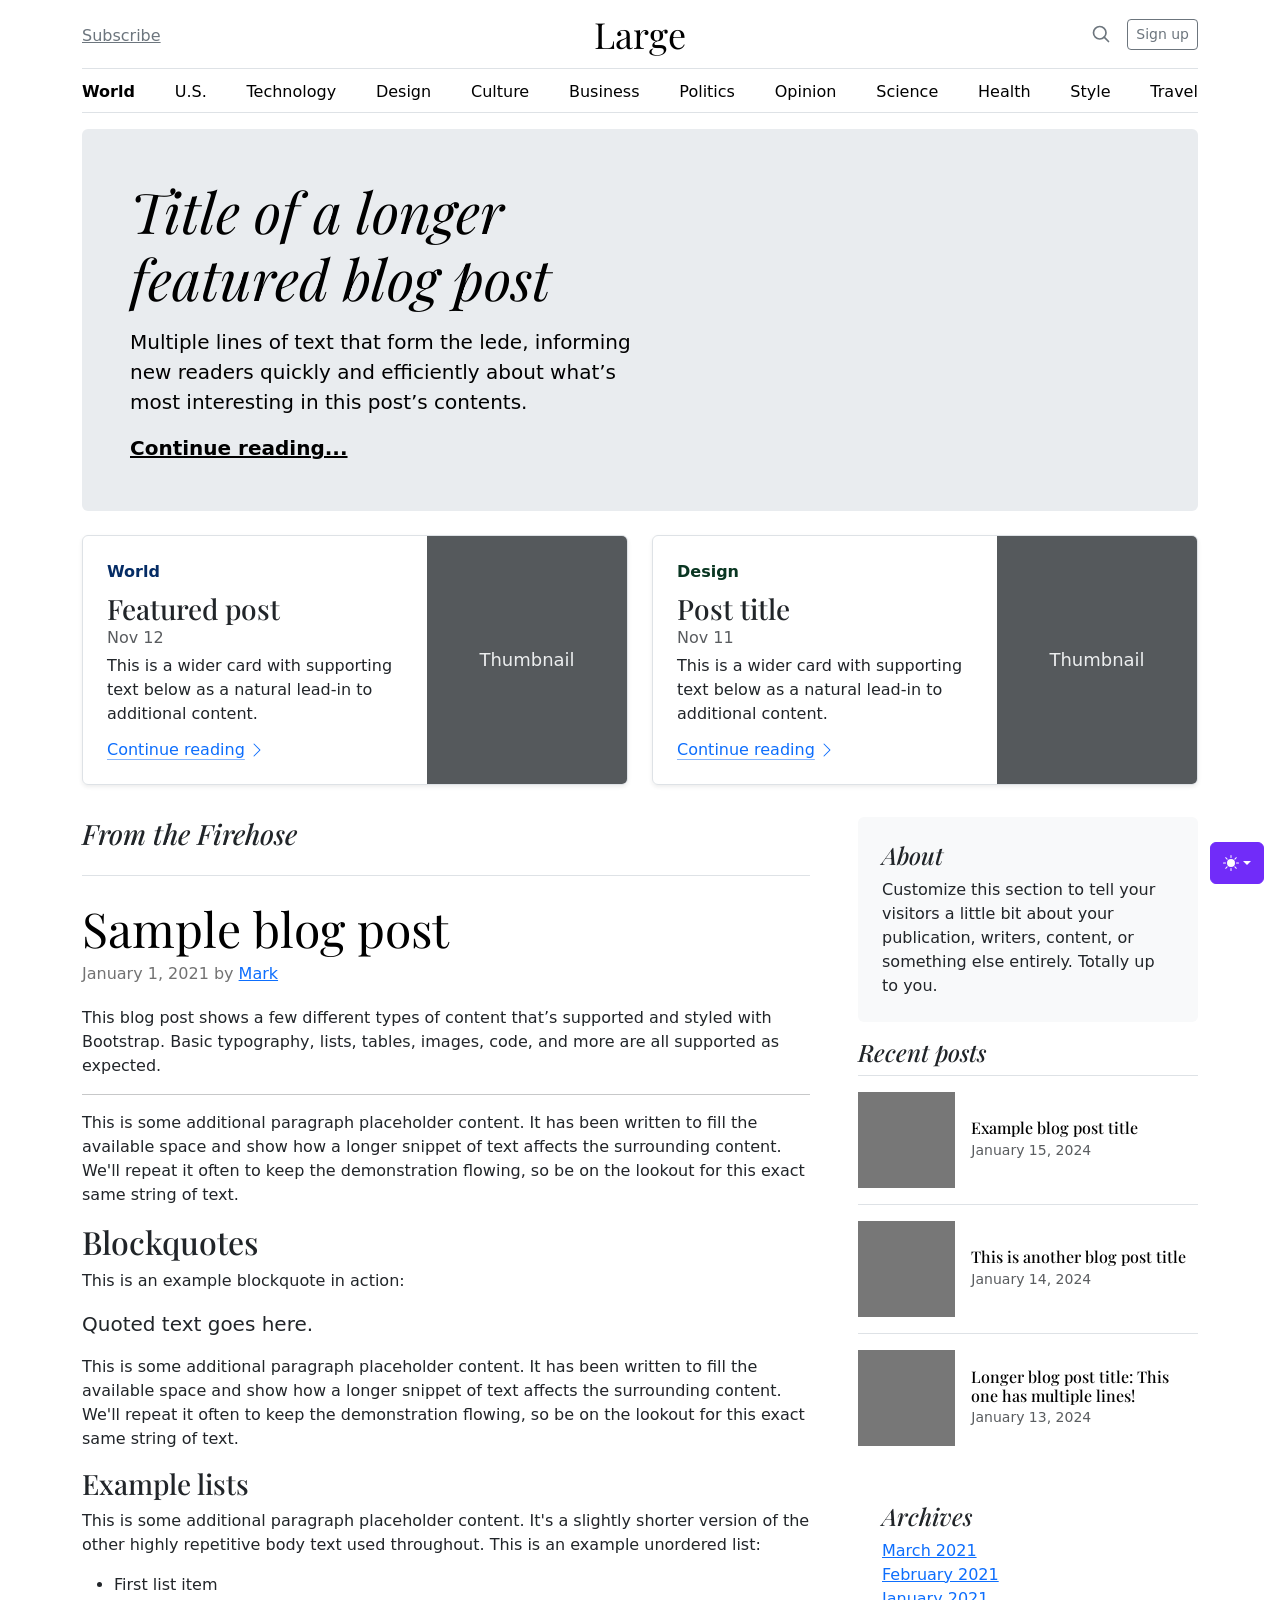
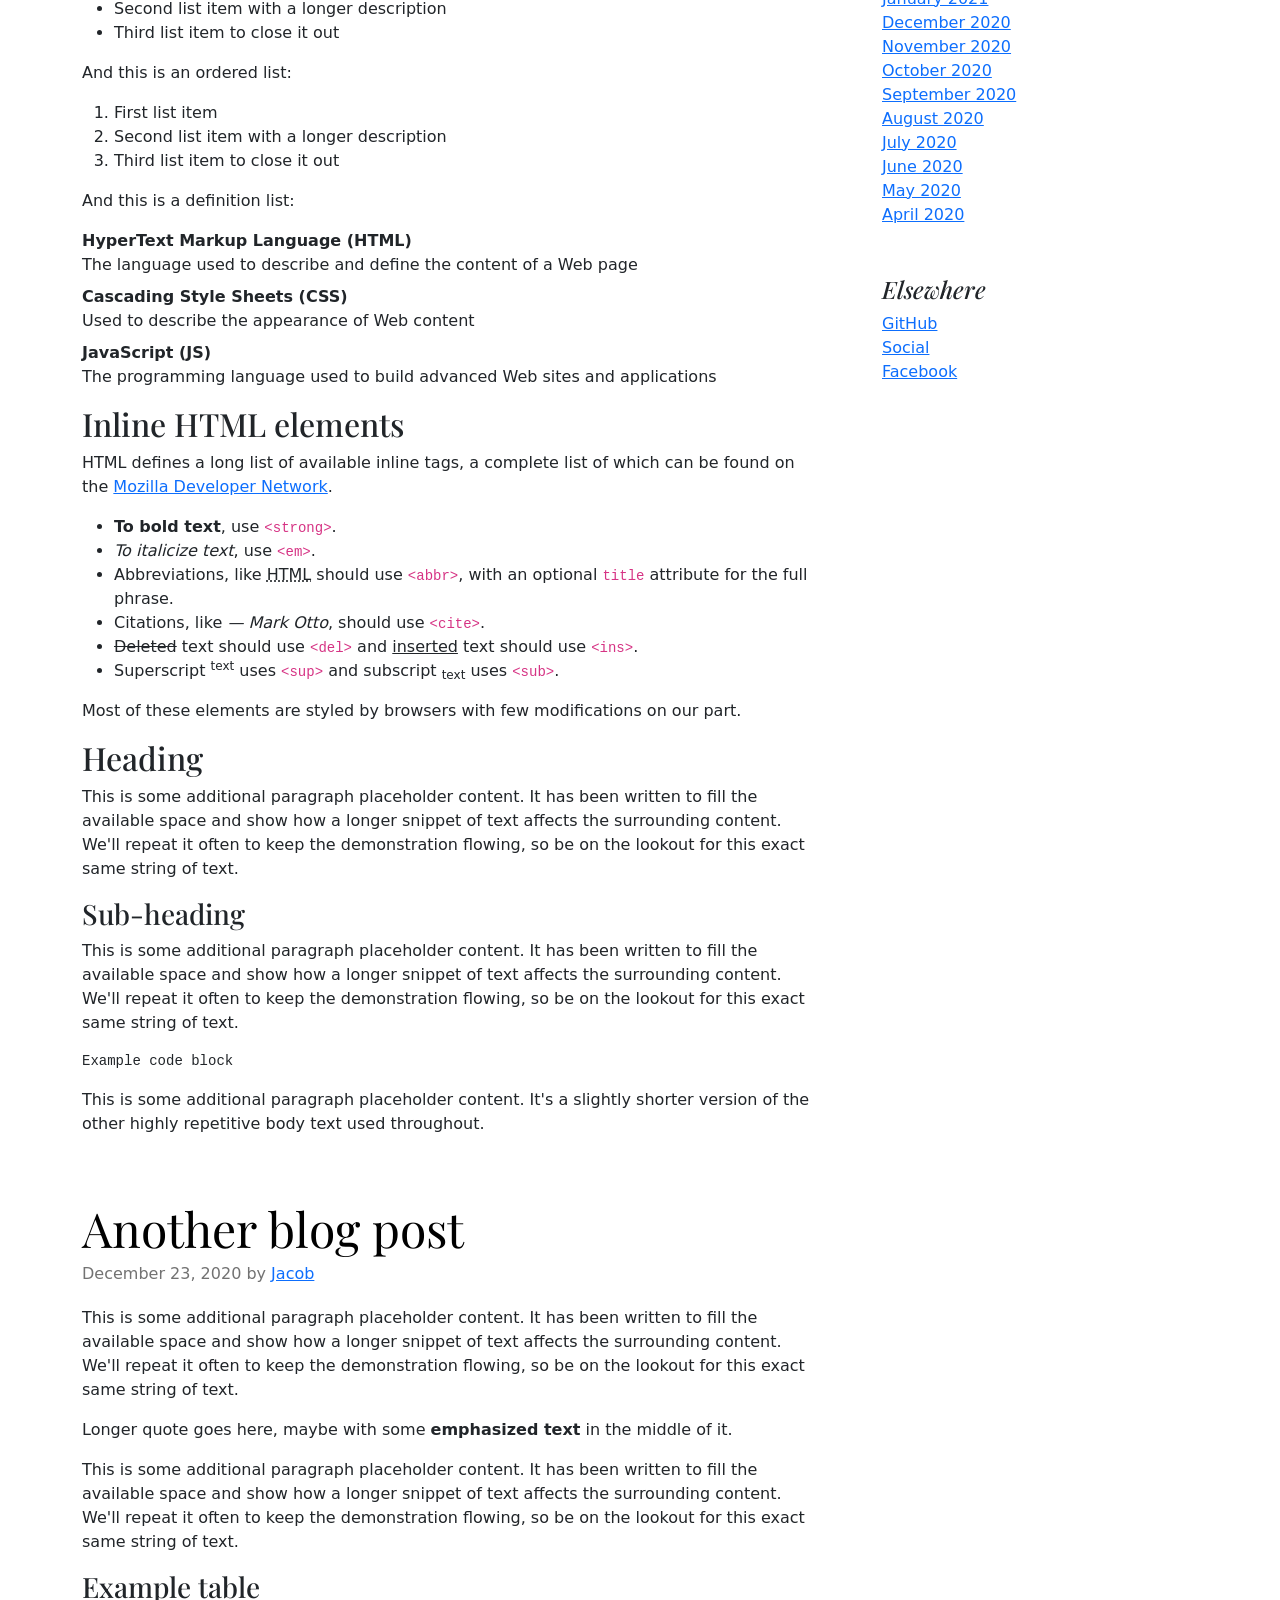
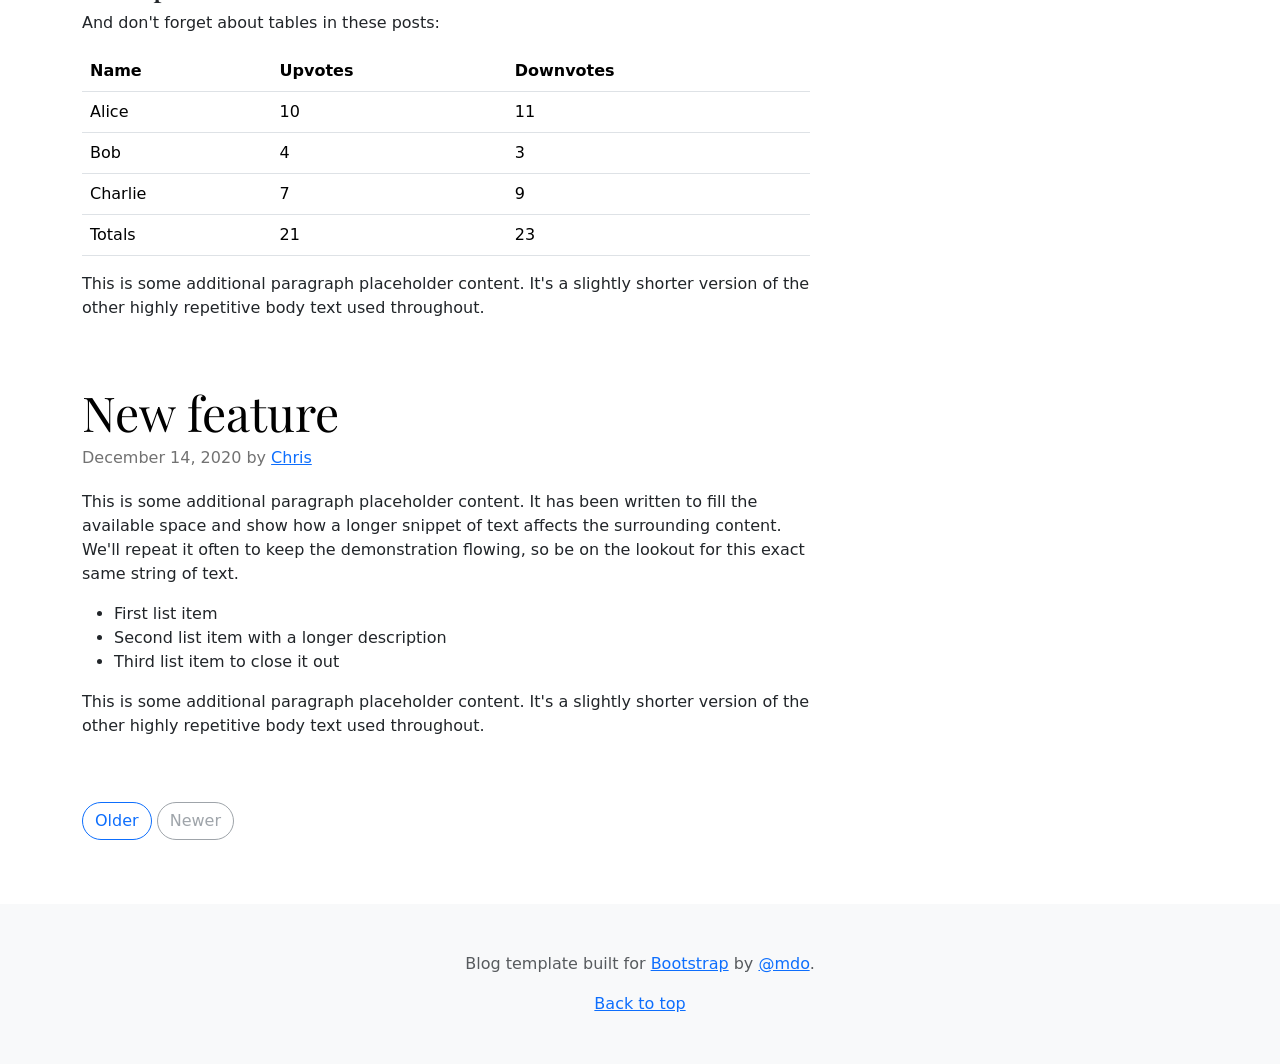
<file: bootstrap/blog/index.html>
<!doctype html>
<html lang="en" data-bs-theme="auto">
  <head>
    <meta charset="utf-8" />
    <meta name="viewport" content="width=device-width, initial-scale=1" />
    <meta name="description" content="" />
    <meta
      name="author"
      content="Mark Otto, Jacob Thornton, and Bootstrap contributors"
    />
    <meta name="generator" content="Astro v5.13.2" />
    <title>Blog Template · Bootstrap v5.3</title>
    <link
      rel="canonical"
      href="https://getbootstrap.com/docs/5.3/examples/blog/"
    />
    <script src="../assets/js/color-modes.js"></script>
    <link href="../assets/dist/css/bootstrap.min.css" rel="stylesheet" />
    <meta name="theme-color" content="#712cf9" />
    <link
      href="https://fonts.googleapis.com/css?family=Playfair+Display:700,900&display=swap"
      rel="stylesheet"
    />
    <link href="blog.css" rel="stylesheet" />
    <style>
      .bd-placeholder-img {
        font-size: 1.125rem;
        text-anchor: middle;
        -webkit-user-select: none;
        -moz-user-select: none;
        user-select: none;
      }
      @media (min-width: 768px) {
        .bd-placeholder-img-lg {
          font-size: 3.5rem;
        }
      }
      .b-example-divider {
        width: 100%;
        height: 3rem;
        background-color: #0000001a;
        border: solid rgba(0, 0, 0, 0.15);
        border-width: 1px 0;
        box-shadow:
          inset 0 0.5em 1.5em #0000001a,
          inset 0 0.125em 0.5em #00000026;
      }
      .b-example-vr {
        flex-shrink: 0;
        width: 1.5rem;
        height: 100vh;
      }
      .bi {
        vertical-align: -0.125em;
        fill: currentColor;
      }
      .nav-scroller {
        position: relative;
        z-index: 2;
        height: 2.75rem;
        overflow-y: hidden;
      }
      .nav-scroller .nav {
        display: flex;
        flex-wrap: nowrap;
        padding-bottom: 1rem;
        margin-top: -1px;
        overflow-x: auto;
        text-align: center;
        white-space: nowrap;
        -webkit-overflow-scrolling: touch;
      }
      .btn-bd-primary {
        --bd-violet-bg: #712cf9;
        --bd-violet-rgb: 112.520718, 44.062154, 249.437846;
        --bs-btn-font-weight: 600;
        --bs-btn-color: var(--bs-white);
        --bs-btn-bg: var(--bd-violet-bg);
        --bs-btn-border-color: var(--bd-violet-bg);
        --bs-btn-hover-color: var(--bs-white);
        --bs-btn-hover-bg: #6528e0;
        --bs-btn-hover-border-color: #6528e0;
        --bs-btn-focus-shadow-rgb: var(--bd-violet-rgb);
        --bs-btn-active-color: var(--bs-btn-hover-color);
        --bs-btn-active-bg: #5a23c8;
        --bs-btn-active-border-color: #5a23c8;
      }
      .bd-mode-toggle {
        z-index: 1500;
      }
      .bd-mode-toggle .bi {
        width: 1em;
        height: 1em;
      }
      .bd-mode-toggle .dropdown-menu .active .bi {
        display: block !important;
      }
    </style>
  </head>
  <body>
    <svg xmlns="http://www.w3.org/2000/svg" class="d-none">
      <symbol id="check2" viewBox="0 0 16 16">
        <path
          d="M13.854 3.646a.5.5 0 0 1 0 .708l-7 7a.5.5 0 0 1-.708 0l-3.5-3.5a.5.5 0 1 1 .708-.708L6.5 10.293l6.646-6.647a.5.5 0 0 1 .708 0z"
        ></path>
      </symbol>
      <symbol id="circle-half" viewBox="0 0 16 16">
        <path
          d="M8 15A7 7 0 1 0 8 1v14zm0 1A8 8 0 1 1 8 0a8 8 0 0 1 0 16z"
        ></path>
      </symbol>
      <symbol id="moon-stars-fill" viewBox="0 0 16 16">
        <path
          d="M6 .278a.768.768 0 0 1 .08.858 7.208 7.208 0 0 0-.878 3.46c0 4.021 3.278 7.277 7.318 7.277.527 0 1.04-.055 1.533-.16a.787.787 0 0 1 .81.316.733.733 0 0 1-.031.893A8.349 8.349 0 0 1 8.344 16C3.734 16 0 12.286 0 7.71 0 4.266 2.114 1.312 5.124.06A.752.752 0 0 1 6 .278z"
        ></path>
        <path
          d="M10.794 3.148a.217.217 0 0 1 .412 0l.387 1.162c.173.518.579.924 1.097 1.097l1.162.387a.217.217 0 0 1 0 .412l-1.162.387a1.734 1.734 0 0 0-1.097 1.097l-.387 1.162a.217.217 0 0 1-.412 0l-.387-1.162A1.734 1.734 0 0 0 9.31 6.593l-1.162-.387a.217.217 0 0 1 0-.412l1.162-.387a1.734 1.734 0 0 0 1.097-1.097l.387-1.162zM13.863.099a.145.145 0 0 1 .274 0l.258.774c.115.346.386.617.732.732l.774.258a.145.145 0 0 1 0 .274l-.774.258a1.156 1.156 0 0 0-.732.732l-.258.774a.145.145 0 0 1-.274 0l-.258-.774a1.156 1.156 0 0 0-.732-.732l-.774-.258a.145.145 0 0 1 0-.274l.774-.258c.346-.115.617-.386.732-.732L13.863.1z"
        ></path>
      </symbol>
      <symbol id="sun-fill" viewBox="0 0 16 16">
        <path
          d="M8 12a4 4 0 1 0 0-8 4 4 0 0 0 0 8zM8 0a.5.5 0 0 1 .5.5v2a.5.5 0 0 1-1 0v-2A.5.5 0 0 1 8 0zm0 13a.5.5 0 0 1 .5.5v2a.5.5 0 0 1-1 0v-2A.5.5 0 0 1 8 13zm8-5a.5.5 0 0 1-.5.5h-2a.5.5 0 0 1 0-1h2a.5.5 0 0 1 .5.5zM3 8a.5.5 0 0 1-.5.5h-2a.5.5 0 0 1 0-1h2A.5.5 0 0 1 3 8zm10.657-5.657a.5.5 0 0 1 0 .707l-1.414 1.415a.5.5 0 1 1-.707-.708l1.414-1.414a.5.5 0 0 1 .707 0zm-9.193 9.193a.5.5 0 0 1 0 .707L3.05 13.657a.5.5 0 0 1-.707-.707l1.414-1.414a.5.5 0 0 1 .707 0zm9.193 2.121a.5.5 0 0 1-.707 0l-1.414-1.414a.5.5 0 0 1 .707-.707l1.414 1.414a.5.5 0 0 1 0 .707zM4.464 4.465a.5.5 0 0 1-.707 0L2.343 3.05a.5.5 0 1 1 .707-.707l1.414 1.414a.5.5 0 0 1 0 .708z"
        ></path>
      </symbol>
    </svg>
    <div
      class="dropdown position-fixed bottom-0 end-0 mb-3 me-3 bd-mode-toggle"
    >
      <button
        class="btn btn-bd-primary py-2 dropdown-toggle d-flex align-items-center"
        id="bd-theme"
        type="button"
        aria-expanded="false"
        data-bs-toggle="dropdown"
        aria-label="Toggle theme (auto)"
      >
        <svg class="bi my-1 theme-icon-active" aria-hidden="true">
          <use href="#circle-half"></use>
        </svg>
        <span class="visually-hidden" id="bd-theme-text">Toggle theme</span>
      </button>
      <ul
        class="dropdown-menu dropdown-menu-end shadow"
        aria-labelledby="bd-theme-text"
      >
        <li>
          <button
            type="button"
            class="dropdown-item d-flex align-items-center"
            data-bs-theme-value="light"
            aria-pressed="false"
          >
            <svg class="bi me-2 opacity-50" aria-hidden="true">
              <use href="#sun-fill"></use>
            </svg>
            Light
            <svg class="bi ms-auto d-none" aria-hidden="true">
              <use href="#check2"></use>
            </svg>
          </button>
        </li>
        <li>
          <button
            type="button"
            class="dropdown-item d-flex align-items-center"
            data-bs-theme-value="dark"
            aria-pressed="false"
          >
            <svg class="bi me-2 opacity-50" aria-hidden="true">
              <use href="#moon-stars-fill"></use>
            </svg>
            Dark
            <svg class="bi ms-auto d-none" aria-hidden="true">
              <use href="#check2"></use>
            </svg>
          </button>
        </li>
        <li>
          <button
            type="button"
            class="dropdown-item d-flex align-items-center active"
            data-bs-theme-value="auto"
            aria-pressed="true"
          >
            <svg class="bi me-2 opacity-50" aria-hidden="true">
              <use href="#circle-half"></use>
            </svg>
            Auto
            <svg class="bi ms-auto d-none" aria-hidden="true">
              <use href="#check2"></use>
            </svg>
          </button>
        </li>
      </ul>
    </div>
    <svg xmlns="http://www.w3.org/2000/svg" class="d-none">
      <symbol
        id="aperture"
        fill="none"
        stroke="currentColor"
        stroke-linecap="round"
        stroke-linejoin="round"
        stroke-width="2"
        viewBox="0 0 24 24"
      >
        <circle cx="12" cy="12" r="10"></circle>
        <path
          d="M14.31 8l5.74 9.94M9.69 8h11.48M7.38 12l5.74-9.94M9.69 16L3.95 6.06M14.31 16H2.83m13.79-4l-5.74 9.94"
        ></path>
      </symbol>
      <symbol id="cart" viewBox="0 0 16 16">
        <path
          d="M0 1.5A.5.5 0 0 1 .5 1H2a.5.5 0 0 1 .485.379L2.89 3H14.5a.5.5 0 0 1 .49.598l-1 5a.5.5 0 0 1-.465.401l-9.397.472L4.415 11H13a.5.5 0 0 1 0 1H4a.5.5 0 0 1-.491-.408L2.01 3.607 1.61 2H.5a.5.5 0 0 1-.5-.5zM3.102 4l.84 4.479 9.144-.459L13.89 4H3.102zM5 12a2 2 0 1 0 0 4 2 2 0 0 0 0-4zm7 0a2 2 0 1 0 0 4 2 2 0 0 0 0-4zm-7 1a1 1 0 1 1 0 2 1 1 0 0 1 0-2zm7 0a1 1 0 1 1 0 2 1 1 0 0 1 0-2z"
        ></path>
      </symbol>
      <symbol id="chevron-right" viewBox="0 0 16 16">
        <path
          fill-rule="evenodd"
          d="M4.646 1.646a.5.5 0 0 1 .708 0l6 6a.5.5 0 0 1 0 .708l-6 6a.5.5 0 0 1-.708-.708L10.293 8 4.646 2.354a.5.5 0 0 1 0-.708z"
        ></path>
      </symbol>
    </svg>
    <div class="container">
      <header class="border-bottom lh-1 py-3">
        <div class="row flex-nowrap justify-content-between align-items-center">
          <div class="col-4 pt-1">
            <a class="link-secondary" href="#">Subscribe</a>
          </div>
          <div class="col-4 text-center">
            <a
              class="blog-header-logo text-body-emphasis text-decoration-none"
              href="#"
              >Large</a
            >
          </div>
          <div class="col-4 d-flex justify-content-end align-items-center">
            <a class="link-secondary" href="#" aria-label="Search">
              <svg
                xmlns="http://www.w3.org/2000/svg"
                width="20"
                height="20"
                fill="none"
                stroke="currentColor"
                stroke-linecap="round"
                stroke-linejoin="round"
                stroke-width="2"
                class="mx-3"
                role="img"
                viewBox="0 0 24 24"
              >
                <title>Search</title>
                <circle cx="10.5" cy="10.5" r="7.5"></circle>
                <path d="M21 21l-5.2-5.2"></path>
              </svg>
            </a>
            <a class="btn btn-sm btn-outline-secondary" href="#">Sign up</a>
          </div>
        </div>
      </header>
      <div class="nav-scroller py-1 mb-3 border-bottom">
        <nav class="nav nav-underline justify-content-between">
          <a class="nav-item nav-link link-body-emphasis active" href="#"
            >World</a
          >
          <a class="nav-item nav-link link-body-emphasis" href="#">U.S.</a>
          <a class="nav-item nav-link link-body-emphasis" href="#"
            >Technology</a
          >
          <a class="nav-item nav-link link-body-emphasis" href="#">Design</a>
          <a class="nav-item nav-link link-body-emphasis" href="#">Culture</a>
          <a class="nav-item nav-link link-body-emphasis" href="#">Business</a>
          <a class="nav-item nav-link link-body-emphasis" href="#">Politics</a>
          <a class="nav-item nav-link link-body-emphasis" href="#">Opinion</a>
          <a class="nav-item nav-link link-body-emphasis" href="#">Science</a>
          <a class="nav-item nav-link link-body-emphasis" href="#">Health</a>
          <a class="nav-item nav-link link-body-emphasis" href="#">Style</a>
          <a class="nav-item nav-link link-body-emphasis" href="#">Travel</a>
        </nav>
      </div>
    </div>
    <main class="container">
      <div class="p-4 p-md-5 mb-4 rounded text-body-emphasis bg-body-secondary">
        <div class="col-lg-6 px-0">
          <h1 class="display-4 fst-italic">
            Title of a longer featured blog post
          </h1>
          <p class="lead my-3">
            Multiple lines of text that form the lede, informing new readers
            quickly and efficiently about what’s most interesting in this post’s
            contents.
          </p>
          <p class="lead mb-0">
            <a href="#" class="text-body-emphasis fw-bold"
              >Continue reading...</a
            >
          </p>
        </div>
      </div>
      <div class="row mb-2">
        <div class="col-md-6">
          <div
            class="row g-0 border rounded overflow-hidden flex-md-row mb-4 shadow-sm h-md-250 position-relative"
          >
            <div class="col p-4 d-flex flex-column position-static">
              <strong class="d-inline-block mb-2 text-primary-emphasis"
                >World</strong
              >
              <h3 class="mb-0">Featured post</h3>
              <div class="mb-1 text-body-secondary">Nov 12</div>
              <p class="card-text mb-auto">
                This is a wider card with supporting text below as a natural
                lead-in to additional content.
              </p>
              <a
                href="#"
                class="icon-link gap-1 icon-link-hover stretched-link"
              >
                Continue reading
                <svg class="bi" aria-hidden="true">
                  <use xlink:href="#chevron-right"></use>
                </svg>
              </a>
            </div>
            <div class="col-auto d-none d-lg-block">
              <svg
                aria-label="Placeholder: Thumbnail"
                class="bd-placeholder-img"
                height="250"
                preserveAspectRatio="xMidYMid slice"
                role="img"
                width="200"
                xmlns="http://www.w3.org/2000/svg"
              >
                <title>Placeholder</title>
                <rect width="100%" height="100%" fill="#55595c"></rect>
                <text x="50%" y="50%" fill="#eceeef" dy=".3em">Thumbnail</text>
              </svg>
            </div>
          </div>
        </div>
        <div class="col-md-6">
          <div
            class="row g-0 border rounded overflow-hidden flex-md-row mb-4 shadow-sm h-md-250 position-relative"
          >
            <div class="col p-4 d-flex flex-column position-static">
              <strong class="d-inline-block mb-2 text-success-emphasis"
                >Design</strong
              >
              <h3 class="mb-0">Post title</h3>
              <div class="mb-1 text-body-secondary">Nov 11</div>
              <p class="mb-auto">
                This is a wider card with supporting text below as a natural
                lead-in to additional content.
              </p>
              <a
                href="#"
                class="icon-link gap-1 icon-link-hover stretched-link"
              >
                Continue reading
                <svg class="bi" aria-hidden="true">
                  <use xlink:href="#chevron-right"></use>
                </svg>
              </a>
            </div>
            <div class="col-auto d-none d-lg-block">
              <svg
                aria-label="Placeholder: Thumbnail"
                class="bd-placeholder-img"
                height="250"
                preserveAspectRatio="xMidYMid slice"
                role="img"
                width="200"
                xmlns="http://www.w3.org/2000/svg"
              >
                <title>Placeholder</title>
                <rect width="100%" height="100%" fill="#55595c"></rect>
                <text x="50%" y="50%" fill="#eceeef" dy=".3em">Thumbnail</text>
              </svg>
            </div>
          </div>
        </div>
      </div>
      <div class="row g-5">
        <div class="col-md-8">
          <h3 class="pb-4 mb-4 fst-italic border-bottom">From the Firehose</h3>
          <article class="blog-post">
            <h2 class="display-5 link-body-emphasis mb-1">Sample blog post</h2>
            <p class="blog-post-meta">
              January 1, 2021 by <a href="#">Mark</a>
            </p>
            <p>
              This blog post shows a few different types of content that’s
              supported and styled with Bootstrap. Basic typography, lists,
              tables, images, code, and more are all supported as expected.
            </p>
            <hr />
            <p>
              This is some additional paragraph placeholder content. It has been
              written to fill the available space and show how a longer snippet
              of text affects the surrounding content. We'll repeat it often to
              keep the demonstration flowing, so be on the lookout for this
              exact same string of text.
            </p>
            <h2>Blockquotes</h2>
            <p>This is an example blockquote in action:</p>
            <blockquote class="blockquote">
              <p>Quoted text goes here.</p>
            </blockquote>
            <p>
              This is some additional paragraph placeholder content. It has been
              written to fill the available space and show how a longer snippet
              of text affects the surrounding content. We'll repeat it often to
              keep the demonstration flowing, so be on the lookout for this
              exact same string of text.
            </p>
            <h3>Example lists</h3>
            <p>
              This is some additional paragraph placeholder content. It's a
              slightly shorter version of the other highly repetitive body text
              used throughout. This is an example unordered list:
            </p>
            <ul>
              <li>First list item</li>
              <li>Second list item with a longer description</li>
              <li>Third list item to close it out</li>
            </ul>
            <p>And this is an ordered list:</p>
            <ol>
              <li>First list item</li>
              <li>Second list item with a longer description</li>
              <li>Third list item to close it out</li>
            </ol>
            <p>And this is a definition list:</p>
            <dl>
              <dt>HyperText Markup Language (HTML)</dt>
              <dd>
                The language used to describe and define the content of a Web
                page
              </dd>
              <dt>Cascading Style Sheets (CSS)</dt>
              <dd>Used to describe the appearance of Web content</dd>
              <dt>JavaScript (JS)</dt>
              <dd>
                The programming language used to build advanced Web sites and
                applications
              </dd>
            </dl>
            <h2>Inline HTML elements</h2>
            <p>
              HTML defines a long list of available inline tags, a complete list
              of which can be found on the
              <a
                href="https://developer.mozilla.org/en-US/docs/Web/HTML/Element"
                >Mozilla Developer Network</a
              >.
            </p>
            <ul>
              <li>
                <strong>To bold text</strong>, use
                <code class="language-plaintext highlighter-rouge"
                  >&lt;strong&gt;</code
                >.
              </li>
              <li>
                <em>To italicize text</em>, use
                <code class="language-plaintext highlighter-rouge"
                  >&lt;em&gt;</code
                >.
              </li>
              <li>
                Abbreviations, like
                <abbr title="HyperText Markup Language">HTML</abbr> should use
                <code class="language-plaintext highlighter-rouge"
                  >&lt;abbr&gt;</code
                >, with an optional
                <code class="language-plaintext highlighter-rouge">title</code>
                attribute for the full phrase.
              </li>
              <li>
                Citations, like <cite>— Mark Otto</cite>, should use
                <code class="language-plaintext highlighter-rouge"
                  >&lt;cite&gt;</code
                >.
              </li>
              <li>
                <del>Deleted</del> text should use
                <code class="language-plaintext highlighter-rouge"
                  >&lt;del&gt;</code
                >
                and <ins>inserted</ins> text should use
                <code class="language-plaintext highlighter-rouge"
                  >&lt;ins&gt;</code
                >.
              </li>
              <li>
                Superscript <sup>text</sup> uses
                <code class="language-plaintext highlighter-rouge"
                  >&lt;sup&gt;</code
                >
                and subscript <sub>text</sub> uses
                <code class="language-plaintext highlighter-rouge"
                  >&lt;sub&gt;</code
                >.
              </li>
            </ul>
            <p>
              Most of these elements are styled by browsers with few
              modifications on our part.
            </p>
            <h2>Heading</h2>
            <p>
              This is some additional paragraph placeholder content. It has been
              written to fill the available space and show how a longer snippet
              of text affects the surrounding content. We'll repeat it often to
              keep the demonstration flowing, so be on the lookout for this
              exact same string of text.
            </p>
            <h3>Sub-heading</h3>
            <p>
              This is some additional paragraph placeholder content. It has been
              written to fill the available space and show how a longer snippet
              of text affects the surrounding content. We'll repeat it often to
              keep the demonstration flowing, so be on the lookout for this
              exact same string of text.
            </p>
            <pre><code>Example code block</code></pre>
            <p>
              This is some additional paragraph placeholder content. It's a
              slightly shorter version of the other highly repetitive body text
              used throughout.
            </p>
          </article>
          <article class="blog-post">
            <h2 class="display-5 link-body-emphasis mb-1">Another blog post</h2>
            <p class="blog-post-meta">
              December 23, 2020 by <a href="#">Jacob</a>
            </p>
            <p>
              This is some additional paragraph placeholder content. It has been
              written to fill the available space and show how a longer snippet
              of text affects the surrounding content. We'll repeat it often to
              keep the demonstration flowing, so be on the lookout for this
              exact same string of text.
            </p>
            <blockquote>
              <p>
                Longer quote goes here, maybe with some
                <strong>emphasized text</strong> in the middle of it.
              </p>
            </blockquote>
            <p>
              This is some additional paragraph placeholder content. It has been
              written to fill the available space and show how a longer snippet
              of text affects the surrounding content. We'll repeat it often to
              keep the demonstration flowing, so be on the lookout for this
              exact same string of text.
            </p>
            <h3>Example table</h3>
            <p>And don't forget about tables in these posts:</p>
            <table class="table">
              <thead>
                <tr>
                  <th>Name</th>
                  <th>Upvotes</th>
                  <th>Downvotes</th>
                </tr>
              </thead>
              <tbody>
                <tr>
                  <td>Alice</td>
                  <td>10</td>
                  <td>11</td>
                </tr>
                <tr>
                  <td>Bob</td>
                  <td>4</td>
                  <td>3</td>
                </tr>
                <tr>
                  <td>Charlie</td>
                  <td>7</td>
                  <td>9</td>
                </tr>
              </tbody>
              <tfoot>
                <tr>
                  <td>Totals</td>
                  <td>21</td>
                  <td>23</td>
                </tr>
              </tfoot>
            </table>
            <p>
              This is some additional paragraph placeholder content. It's a
              slightly shorter version of the other highly repetitive body text
              used throughout.
            </p>
          </article>
          <article class="blog-post">
            <h2 class="display-5 link-body-emphasis mb-1">New feature</h2>
            <p class="blog-post-meta">
              December 14, 2020 by <a href="#">Chris</a>
            </p>
            <p>
              This is some additional paragraph placeholder content. It has been
              written to fill the available space and show how a longer snippet
              of text affects the surrounding content. We'll repeat it often to
              keep the demonstration flowing, so be on the lookout for this
              exact same string of text.
            </p>
            <ul>
              <li>First list item</li>
              <li>Second list item with a longer description</li>
              <li>Third list item to close it out</li>
            </ul>
            <p>
              This is some additional paragraph placeholder content. It's a
              slightly shorter version of the other highly repetitive body text
              used throughout.
            </p>
          </article>
          <nav class="blog-pagination" aria-label="Pagination">
            <a class="btn btn-outline-primary rounded-pill" href="#">Older</a>
            <a
              class="btn btn-outline-secondary rounded-pill disabled"
              aria-disabled="true"
              >Newer</a
            >
          </nav>
        </div>
        <div class="col-md-4">
          <div class="position-sticky" style="top: 2rem">
            <div class="p-4 mb-3 bg-body-tertiary rounded">
              <h4 class="fst-italic">About</h4>
              <p class="mb-0">
                Customize this section to tell your visitors a little bit about
                your publication, writers, content, or something else entirely.
                Totally up to you.
              </p>
            </div>
            <div>
              <h4 class="fst-italic">Recent posts</h4>
              <ul class="list-unstyled">
                <li>
                  <a
                    class="d-flex flex-column flex-lg-row gap-3 align-items-start align-items-lg-center py-3 link-body-emphasis text-decoration-none border-top"
                    href="#"
                  >
                    <svg
                      aria-hidden="true"
                      class="bd-placeholder-img"
                      height="96"
                      preserveAspectRatio="xMidYMid slice"
                      width="100%"
                      xmlns="http://www.w3.org/2000/svg"
                    >
                      <rect width="100%" height="100%" fill="#777"></rect>
                    </svg>
                    <div class="col-lg-8">
                      <h6 class="mb-0">Example blog post title</h6>
                      <small class="text-body-secondary"
                        >January 15, 2024</small
                      >
                    </div>
                  </a>
                </li>
                <li>
                  <a
                    class="d-flex flex-column flex-lg-row gap-3 align-items-start align-items-lg-center py-3 link-body-emphasis text-decoration-none border-top"
                    href="#"
                  >
                    <svg
                      aria-hidden="true"
                      class="bd-placeholder-img"
                      height="96"
                      preserveAspectRatio="xMidYMid slice"
                      width="100%"
                      xmlns="http://www.w3.org/2000/svg"
                    >
                      <rect width="100%" height="100%" fill="#777"></rect>
                    </svg>
                    <div class="col-lg-8">
                      <h6 class="mb-0">This is another blog post title</h6>
                      <small class="text-body-secondary"
                        >January 14, 2024</small
                      >
                    </div>
                  </a>
                </li>
                <li>
                  <a
                    class="d-flex flex-column flex-lg-row gap-3 align-items-start align-items-lg-center py-3 link-body-emphasis text-decoration-none border-top"
                    href="#"
                  >
                    <svg
                      aria-hidden="true"
                      class="bd-placeholder-img"
                      height="96"
                      preserveAspectRatio="xMidYMid slice"
                      width="100%"
                      xmlns="http://www.w3.org/2000/svg"
                    >
                      <rect width="100%" height="100%" fill="#777"></rect>
                    </svg>
                    <div class="col-lg-8">
                      <h6 class="mb-0">
                        Longer blog post title: This one has multiple lines!
                      </h6>
                      <small class="text-body-secondary"
                        >January 13, 2024</small
                      >
                    </div>
                  </a>
                </li>
              </ul>
            </div>
            <div class="p-4">
              <h4 class="fst-italic">Archives</h4>
              <ol class="list-unstyled mb-0">
                <li><a href="#">March 2021</a></li>
                <li><a href="#">February 2021</a></li>
                <li><a href="#">January 2021</a></li>
                <li><a href="#">December 2020</a></li>
                <li><a href="#">November 2020</a></li>
                <li><a href="#">October 2020</a></li>
                <li><a href="#">September 2020</a></li>
                <li><a href="#">August 2020</a></li>
                <li><a href="#">July 2020</a></li>
                <li><a href="#">June 2020</a></li>
                <li><a href="#">May 2020</a></li>
                <li><a href="#">April 2020</a></li>
              </ol>
            </div>
            <div class="p-4">
              <h4 class="fst-italic">Elsewhere</h4>
              <ol class="list-unstyled">
                <li><a href="#">GitHub</a></li>
                <li><a href="#">Social</a></li>
                <li><a href="#">Facebook</a></li>
              </ol>
            </div>
          </div>
        </div>
      </div>
    </main>
    <footer class="py-5 text-center text-body-secondary bg-body-tertiary">
      <p>
        Blog template built for
        <a href="https://getbootstrap.com/">Bootstrap</a> by
        <a href="https://x.com/mdo">@mdo</a>.
      </p>
      <p class="mb-0"><a href="#">Back to top</a></p>
    </footer>
    <script
      src="../assets/dist/js/bootstrap.bundle.min.js"
      class="astro-vvvwv3sm"
    ></script>
  </body>
</html>
</file>
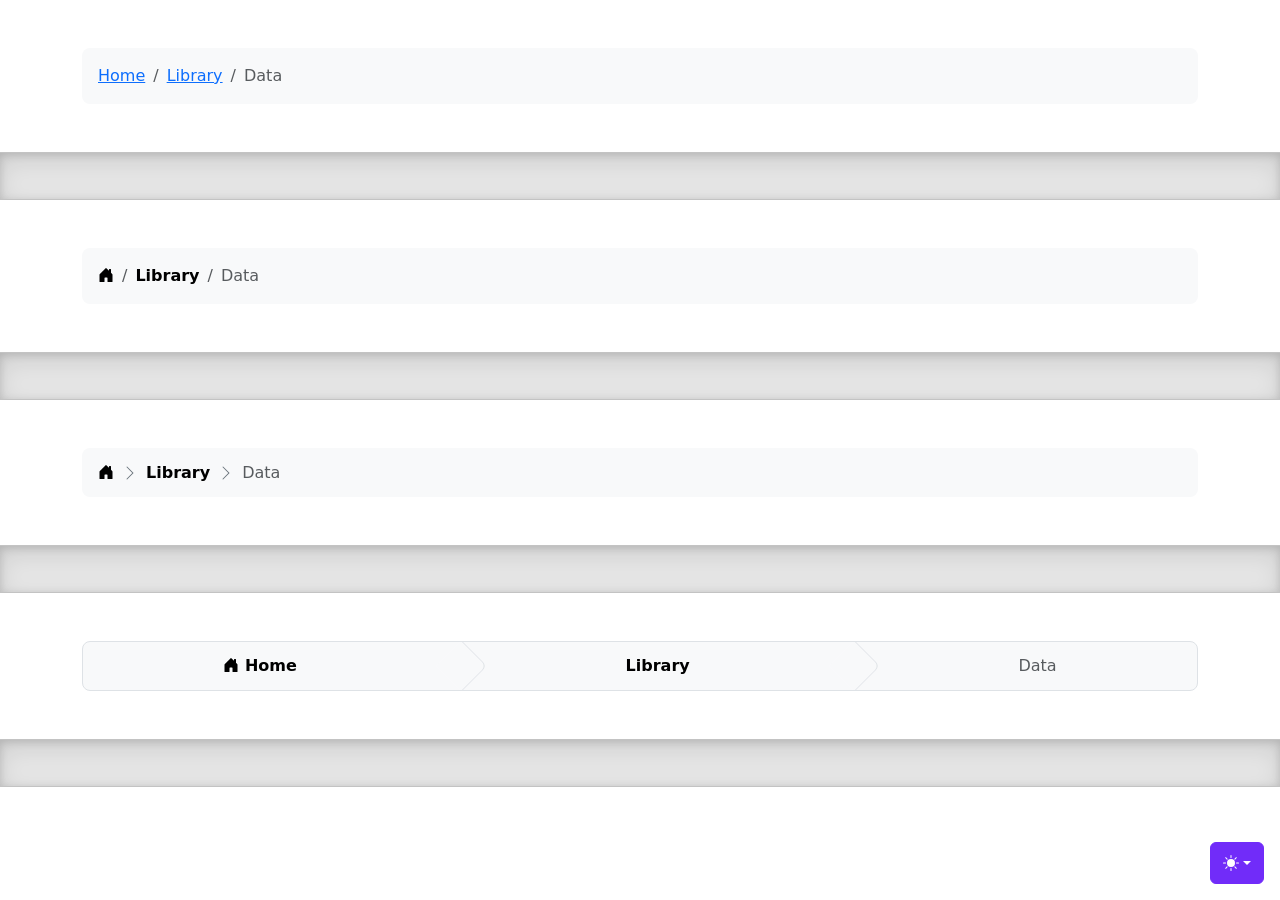
<file: bootstrap/breadcrumbs/index.html>
<!doctype html>
<html lang="en" data-bs-theme="auto">
  <head>
    <meta charset="utf-8" />
    <meta name="viewport" content="width=device-width, initial-scale=1" />
    <meta name="description" content="" />
    <meta
      name="author"
      content="Mark Otto, Jacob Thornton, and Bootstrap contributors"
    />
    <meta name="generator" content="Astro v5.13.2" />
    <title>Breadcrumbs · Bootstrap v5.3</title>
    <link
      rel="canonical"
      href="https://getbootstrap.com/docs/5.3/examples/breadcrumbs/"
    />
    <script src="../assets/js/color-modes.js"></script>
    <link href="../assets/dist/css/bootstrap.min.css" rel="stylesheet" />
    <meta name="theme-color" content="#712cf9" />
    <link href="breadcrumbs.css" rel="stylesheet" />
    <style>
      .bd-placeholder-img {
        font-size: 1.125rem;
        text-anchor: middle;
        -webkit-user-select: none;
        -moz-user-select: none;
        user-select: none;
      }
      @media (min-width: 768px) {
        .bd-placeholder-img-lg {
          font-size: 3.5rem;
        }
      }
      .b-example-divider {
        width: 100%;
        height: 3rem;
        background-color: #0000001a;
        border: solid rgba(0, 0, 0, 0.15);
        border-width: 1px 0;
        box-shadow:
          inset 0 0.5em 1.5em #0000001a,
          inset 0 0.125em 0.5em #00000026;
      }
      .b-example-vr {
        flex-shrink: 0;
        width: 1.5rem;
        height: 100vh;
      }
      .bi {
        vertical-align: -0.125em;
        fill: currentColor;
      }
      .nav-scroller {
        position: relative;
        z-index: 2;
        height: 2.75rem;
        overflow-y: hidden;
      }
      .nav-scroller .nav {
        display: flex;
        flex-wrap: nowrap;
        padding-bottom: 1rem;
        margin-top: -1px;
        overflow-x: auto;
        text-align: center;
        white-space: nowrap;
        -webkit-overflow-scrolling: touch;
      }
      .btn-bd-primary {
        --bd-violet-bg: #712cf9;
        --bd-violet-rgb: 112.520718, 44.062154, 249.437846;
        --bs-btn-font-weight: 600;
        --bs-btn-color: var(--bs-white);
        --bs-btn-bg: var(--bd-violet-bg);
        --bs-btn-border-color: var(--bd-violet-bg);
        --bs-btn-hover-color: var(--bs-white);
        --bs-btn-hover-bg: #6528e0;
        --bs-btn-hover-border-color: #6528e0;
        --bs-btn-focus-shadow-rgb: var(--bd-violet-rgb);
        --bs-btn-active-color: var(--bs-btn-hover-color);
        --bs-btn-active-bg: #5a23c8;
        --bs-btn-active-border-color: #5a23c8;
      }
      .bd-mode-toggle {
        z-index: 1500;
      }
      .bd-mode-toggle .bi {
        width: 1em;
        height: 1em;
      }
      .bd-mode-toggle .dropdown-menu .active .bi {
        display: block !important;
      }
    </style>
  </head>
  <body>
    <svg xmlns="http://www.w3.org/2000/svg" class="d-none">
      <symbol id="check2" viewBox="0 0 16 16">
        <path
          d="M13.854 3.646a.5.5 0 0 1 0 .708l-7 7a.5.5 0 0 1-.708 0l-3.5-3.5a.5.5 0 1 1 .708-.708L6.5 10.293l6.646-6.647a.5.5 0 0 1 .708 0z"
        ></path>
      </symbol>
      <symbol id="circle-half" viewBox="0 0 16 16">
        <path
          d="M8 15A7 7 0 1 0 8 1v14zm0 1A8 8 0 1 1 8 0a8 8 0 0 1 0 16z"
        ></path>
      </symbol>
      <symbol id="moon-stars-fill" viewBox="0 0 16 16">
        <path
          d="M6 .278a.768.768 0 0 1 .08.858 7.208 7.208 0 0 0-.878 3.46c0 4.021 3.278 7.277 7.318 7.277.527 0 1.04-.055 1.533-.16a.787.787 0 0 1 .81.316.733.733 0 0 1-.031.893A8.349 8.349 0 0 1 8.344 16C3.734 16 0 12.286 0 7.71 0 4.266 2.114 1.312 5.124.06A.752.752 0 0 1 6 .278z"
        ></path>
        <path
          d="M10.794 3.148a.217.217 0 0 1 .412 0l.387 1.162c.173.518.579.924 1.097 1.097l1.162.387a.217.217 0 0 1 0 .412l-1.162.387a1.734 1.734 0 0 0-1.097 1.097l-.387 1.162a.217.217 0 0 1-.412 0l-.387-1.162A1.734 1.734 0 0 0 9.31 6.593l-1.162-.387a.217.217 0 0 1 0-.412l1.162-.387a1.734 1.734 0 0 0 1.097-1.097l.387-1.162zM13.863.099a.145.145 0 0 1 .274 0l.258.774c.115.346.386.617.732.732l.774.258a.145.145 0 0 1 0 .274l-.774.258a1.156 1.156 0 0 0-.732.732l-.258.774a.145.145 0 0 1-.274 0l-.258-.774a1.156 1.156 0 0 0-.732-.732l-.774-.258a.145.145 0 0 1 0-.274l.774-.258c.346-.115.617-.386.732-.732L13.863.1z"
        ></path>
      </symbol>
      <symbol id="sun-fill" viewBox="0 0 16 16">
        <path
          d="M8 12a4 4 0 1 0 0-8 4 4 0 0 0 0 8zM8 0a.5.5 0 0 1 .5.5v2a.5.5 0 0 1-1 0v-2A.5.5 0 0 1 8 0zm0 13a.5.5 0 0 1 .5.5v2a.5.5 0 0 1-1 0v-2A.5.5 0 0 1 8 13zm8-5a.5.5 0 0 1-.5.5h-2a.5.5 0 0 1 0-1h2a.5.5 0 0 1 .5.5zM3 8a.5.5 0 0 1-.5.5h-2a.5.5 0 0 1 0-1h2A.5.5 0 0 1 3 8zm10.657-5.657a.5.5 0 0 1 0 .707l-1.414 1.415a.5.5 0 1 1-.707-.708l1.414-1.414a.5.5 0 0 1 .707 0zm-9.193 9.193a.5.5 0 0 1 0 .707L3.05 13.657a.5.5 0 0 1-.707-.707l1.414-1.414a.5.5 0 0 1 .707 0zm9.193 2.121a.5.5 0 0 1-.707 0l-1.414-1.414a.5.5 0 0 1 .707-.707l1.414 1.414a.5.5 0 0 1 0 .707zM4.464 4.465a.5.5 0 0 1-.707 0L2.343 3.05a.5.5 0 1 1 .707-.707l1.414 1.414a.5.5 0 0 1 0 .708z"
        ></path>
      </symbol>
    </svg>
    <div
      class="dropdown position-fixed bottom-0 end-0 mb-3 me-3 bd-mode-toggle"
    >
      <button
        class="btn btn-bd-primary py-2 dropdown-toggle d-flex align-items-center"
        id="bd-theme"
        type="button"
        aria-expanded="false"
        data-bs-toggle="dropdown"
        aria-label="Toggle theme (auto)"
      >
        <svg class="bi my-1 theme-icon-active" aria-hidden="true">
          <use href="#circle-half"></use>
        </svg>
        <span class="visually-hidden" id="bd-theme-text">Toggle theme</span>
      </button>
      <ul
        class="dropdown-menu dropdown-menu-end shadow"
        aria-labelledby="bd-theme-text"
      >
        <li>
          <button
            type="button"
            class="dropdown-item d-flex align-items-center"
            data-bs-theme-value="light"
            aria-pressed="false"
          >
            <svg class="bi me-2 opacity-50" aria-hidden="true">
              <use href="#sun-fill"></use>
            </svg>
            Light
            <svg class="bi ms-auto d-none" aria-hidden="true">
              <use href="#check2"></use>
            </svg>
          </button>
        </li>
        <li>
          <button
            type="button"
            class="dropdown-item d-flex align-items-center"
            data-bs-theme-value="dark"
            aria-pressed="false"
          >
            <svg class="bi me-2 opacity-50" aria-hidden="true">
              <use href="#moon-stars-fill"></use>
            </svg>
            Dark
            <svg class="bi ms-auto d-none" aria-hidden="true">
              <use href="#check2"></use>
            </svg>
          </button>
        </li>
        <li>
          <button
            type="button"
            class="dropdown-item d-flex align-items-center active"
            data-bs-theme-value="auto"
            aria-pressed="true"
          >
            <svg class="bi me-2 opacity-50" aria-hidden="true">
              <use href="#circle-half"></use>
            </svg>
            Auto
            <svg class="bi ms-auto d-none" aria-hidden="true">
              <use href="#check2"></use>
            </svg>
          </button>
        </li>
      </ul>
    </div>
    <svg xmlns="http://www.w3.org/2000/svg" class="d-none">
      <symbol id="house-door-fill" viewBox="0 0 16 16">
        <path
          d="M6.5 14.5v-3.505c0-.245.25-.495.5-.495h2c.25 0 .5.25.5.5v3.5a.5.5 0 0 0 .5.5h4a.5.5 0 0 0 .5-.5v-7a.5.5 0 0 0-.146-.354L13 5.793V2.5a.5.5 0 0 0-.5-.5h-1a.5.5 0 0 0-.5.5v1.293L8.354 1.146a.5.5 0 0 0-.708 0l-6 6A.5.5 0 0 0 1.5 7.5v7a.5.5 0 0 0 .5.5h4a.5.5 0 0 0 .5-.5z"
        ></path>
      </symbol>
    </svg>
    <div class="container my-5">
      <nav aria-label="breadcrumb">
        <ol class="breadcrumb p-3 bg-body-tertiary rounded-3">
          <li class="breadcrumb-item"><a href="#">Home</a></li>
          <li class="breadcrumb-item"><a href="#">Library</a></li>
          <li class="breadcrumb-item active" aria-current="page">Data</li>
        </ol>
      </nav>
    </div>
    <div class="b-example-divider"></div>
    <div class="container my-5">
      <nav aria-label="breadcrumb">
        <ol class="breadcrumb p-3 bg-body-tertiary rounded-3">
          <li class="breadcrumb-item">
            <a class="link-body-emphasis" href="#">
              <svg class="bi" width="16" height="16" aria-hidden="true">
                <use xlink:href="#house-door-fill"></use>
              </svg>
              <span class="visually-hidden">Home</span>
            </a>
          </li>
          <li class="breadcrumb-item">
            <a
              class="link-body-emphasis fw-semibold text-decoration-none"
              href="#"
              >Library</a
            >
          </li>
          <li class="breadcrumb-item active" aria-current="page">Data</li>
        </ol>
      </nav>
    </div>
    <div class="b-example-divider"></div>
    <div class="container my-5">
      <nav aria-label="breadcrumb">
        <ol
          class="breadcrumb breadcrumb-chevron p-3 bg-body-tertiary rounded-3"
        >
          <li class="breadcrumb-item">
            <a class="link-body-emphasis" href="#">
              <svg class="bi" width="16" height="16" aria-hidden="true">
                <use xlink:href="#house-door-fill"></use>
              </svg>
              <span class="visually-hidden">Home</span>
            </a>
          </li>
          <li class="breadcrumb-item">
            <a
              class="link-body-emphasis fw-semibold text-decoration-none"
              href="#"
              >Library</a
            >
          </li>
          <li class="breadcrumb-item active" aria-current="page">Data</li>
        </ol>
      </nav>
    </div>
    <div class="b-example-divider"></div>
    <div class="container my-5">
      <nav aria-label="breadcrumb">
        <ol
          class="breadcrumb breadcrumb-custom overflow-hidden text-center bg-body-tertiary border rounded-3"
        >
          <li class="breadcrumb-item">
            <a
              class="link-body-emphasis fw-semibold text-decoration-none"
              href="#"
            >
              <svg class="bi" width="16" height="16" aria-hidden="true">
                <use xlink:href="#house-door-fill"></use>
              </svg>
              Home
            </a>
          </li>
          <li class="breadcrumb-item">
            <a
              class="link-body-emphasis fw-semibold text-decoration-none"
              href="#"
              >Library</a
            >
          </li>
          <li class="breadcrumb-item active" aria-current="page">Data</li>
        </ol>
      </nav>
    </div>
    <div class="b-example-divider"></div>
    <script
      src="../assets/dist/js/bootstrap.bundle.min.js"
      class="astro-vvvwv3sm"
    ></script>
  </body>
</html>
</file>
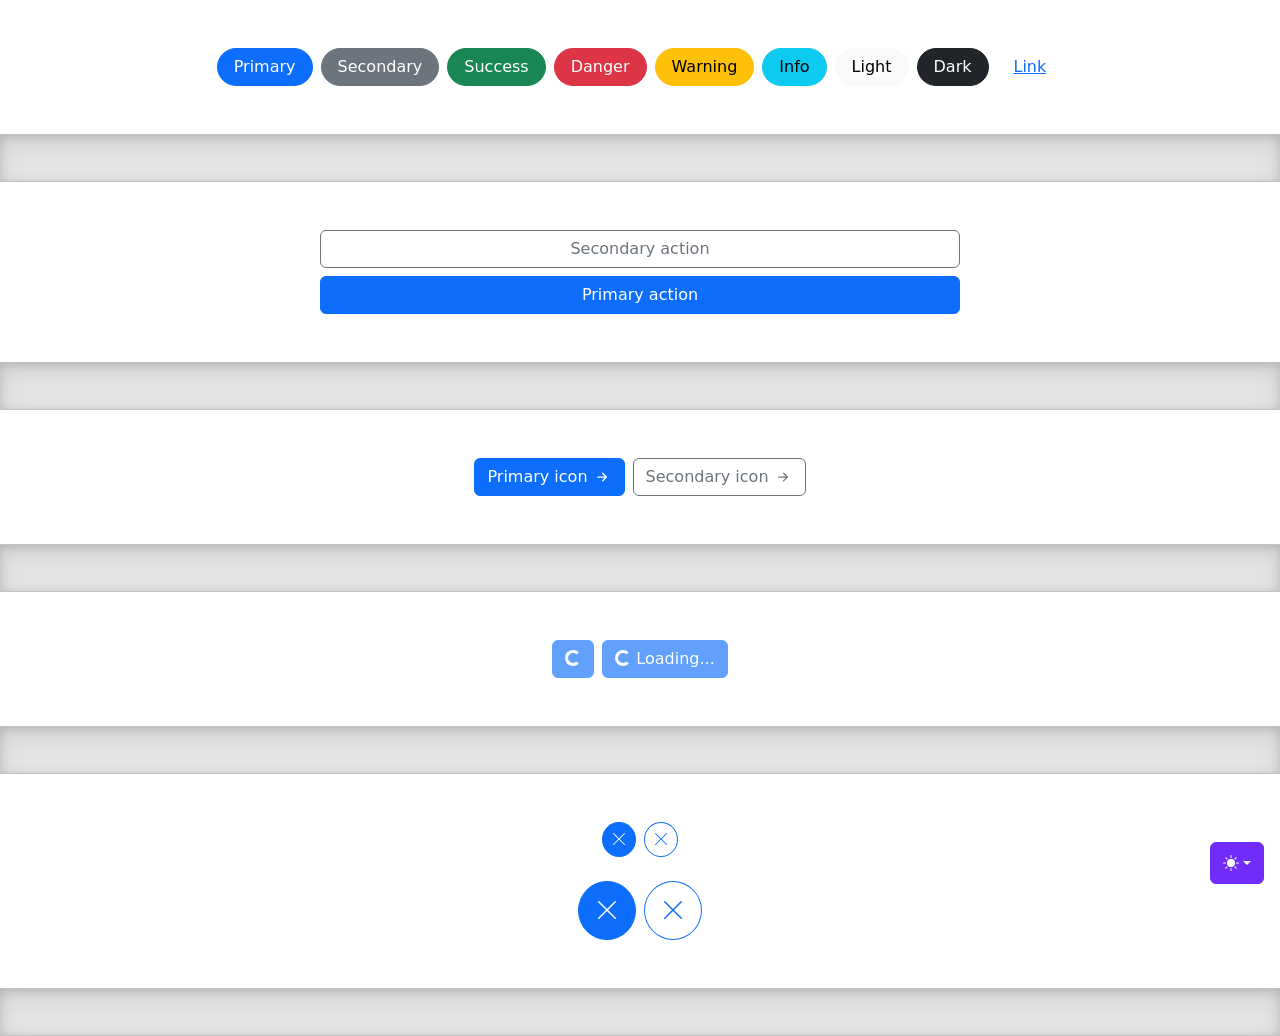
<file: bootstrap/buttons/index.html>
<!doctype html>
<html lang="en" data-bs-theme="auto">
  <head>
    <meta charset="utf-8" />
    <meta name="viewport" content="width=device-width, initial-scale=1" />
    <meta name="description" content="" />
    <meta
      name="author"
      content="Mark Otto, Jacob Thornton, and Bootstrap contributors"
    />
    <meta name="generator" content="Astro v5.13.2" />
    <title>Buttons · Bootstrap v5.3</title>
    <link
      rel="canonical"
      href="https://getbootstrap.com/docs/5.3/examples/buttons/"
    />
    <script src="../assets/js/color-modes.js"></script>
    <link href="../assets/dist/css/bootstrap.min.css" rel="stylesheet" />
    <meta name="theme-color" content="#712cf9" />
    <style>
      .bd-placeholder-img {
        font-size: 1.125rem;
        text-anchor: middle;
        -webkit-user-select: none;
        -moz-user-select: none;
        user-select: none;
      }
      @media (min-width: 768px) {
        .bd-placeholder-img-lg {
          font-size: 3.5rem;
        }
      }
      .b-example-divider {
        width: 100%;
        height: 3rem;
        background-color: #0000001a;
        border: solid rgba(0, 0, 0, 0.15);
        border-width: 1px 0;
        box-shadow:
          inset 0 0.5em 1.5em #0000001a,
          inset 0 0.125em 0.5em #00000026;
      }
      .b-example-vr {
        flex-shrink: 0;
        width: 1.5rem;
        height: 100vh;
      }
      .bi {
        vertical-align: -0.125em;
        fill: currentColor;
      }
      .nav-scroller {
        position: relative;
        z-index: 2;
        height: 2.75rem;
        overflow-y: hidden;
      }
      .nav-scroller .nav {
        display: flex;
        flex-wrap: nowrap;
        padding-bottom: 1rem;
        margin-top: -1px;
        overflow-x: auto;
        text-align: center;
        white-space: nowrap;
        -webkit-overflow-scrolling: touch;
      }
      .btn-bd-primary {
        --bd-violet-bg: #712cf9;
        --bd-violet-rgb: 112.520718, 44.062154, 249.437846;
        --bs-btn-font-weight: 600;
        --bs-btn-color: var(--bs-white);
        --bs-btn-bg: var(--bd-violet-bg);
        --bs-btn-border-color: var(--bd-violet-bg);
        --bs-btn-hover-color: var(--bs-white);
        --bs-btn-hover-bg: #6528e0;
        --bs-btn-hover-border-color: #6528e0;
        --bs-btn-focus-shadow-rgb: var(--bd-violet-rgb);
        --bs-btn-active-color: var(--bs-btn-hover-color);
        --bs-btn-active-bg: #5a23c8;
        --bs-btn-active-border-color: #5a23c8;
      }
      .bd-mode-toggle {
        z-index: 1500;
      }
      .bd-mode-toggle .bi {
        width: 1em;
        height: 1em;
      }
      .bd-mode-toggle .dropdown-menu .active .bi {
        display: block !important;
      }
    </style>
  </head>
  <body>
    <svg xmlns="http://www.w3.org/2000/svg" class="d-none">
      <symbol id="check2" viewBox="0 0 16 16">
        <path
          d="M13.854 3.646a.5.5 0 0 1 0 .708l-7 7a.5.5 0 0 1-.708 0l-3.5-3.5a.5.5 0 1 1 .708-.708L6.5 10.293l6.646-6.647a.5.5 0 0 1 .708 0z"
        ></path>
      </symbol>
      <symbol id="circle-half" viewBox="0 0 16 16">
        <path
          d="M8 15A7 7 0 1 0 8 1v14zm0 1A8 8 0 1 1 8 0a8 8 0 0 1 0 16z"
        ></path>
      </symbol>
      <symbol id="moon-stars-fill" viewBox="0 0 16 16">
        <path
          d="M6 .278a.768.768 0 0 1 .08.858 7.208 7.208 0 0 0-.878 3.46c0 4.021 3.278 7.277 7.318 7.277.527 0 1.04-.055 1.533-.16a.787.787 0 0 1 .81.316.733.733 0 0 1-.031.893A8.349 8.349 0 0 1 8.344 16C3.734 16 0 12.286 0 7.71 0 4.266 2.114 1.312 5.124.06A.752.752 0 0 1 6 .278z"
        ></path>
        <path
          d="M10.794 3.148a.217.217 0 0 1 .412 0l.387 1.162c.173.518.579.924 1.097 1.097l1.162.387a.217.217 0 0 1 0 .412l-1.162.387a1.734 1.734 0 0 0-1.097 1.097l-.387 1.162a.217.217 0 0 1-.412 0l-.387-1.162A1.734 1.734 0 0 0 9.31 6.593l-1.162-.387a.217.217 0 0 1 0-.412l1.162-.387a1.734 1.734 0 0 0 1.097-1.097l.387-1.162zM13.863.099a.145.145 0 0 1 .274 0l.258.774c.115.346.386.617.732.732l.774.258a.145.145 0 0 1 0 .274l-.774.258a1.156 1.156 0 0 0-.732.732l-.258.774a.145.145 0 0 1-.274 0l-.258-.774a1.156 1.156 0 0 0-.732-.732l-.774-.258a.145.145 0 0 1 0-.274l.774-.258c.346-.115.617-.386.732-.732L13.863.1z"
        ></path>
      </symbol>
      <symbol id="sun-fill" viewBox="0 0 16 16">
        <path
          d="M8 12a4 4 0 1 0 0-8 4 4 0 0 0 0 8zM8 0a.5.5 0 0 1 .5.5v2a.5.5 0 0 1-1 0v-2A.5.5 0 0 1 8 0zm0 13a.5.5 0 0 1 .5.5v2a.5.5 0 0 1-1 0v-2A.5.5 0 0 1 8 13zm8-5a.5.5 0 0 1-.5.5h-2a.5.5 0 0 1 0-1h2a.5.5 0 0 1 .5.5zM3 8a.5.5 0 0 1-.5.5h-2a.5.5 0 0 1 0-1h2A.5.5 0 0 1 3 8zm10.657-5.657a.5.5 0 0 1 0 .707l-1.414 1.415a.5.5 0 1 1-.707-.708l1.414-1.414a.5.5 0 0 1 .707 0zm-9.193 9.193a.5.5 0 0 1 0 .707L3.05 13.657a.5.5 0 0 1-.707-.707l1.414-1.414a.5.5 0 0 1 .707 0zm9.193 2.121a.5.5 0 0 1-.707 0l-1.414-1.414a.5.5 0 0 1 .707-.707l1.414 1.414a.5.5 0 0 1 0 .707zM4.464 4.465a.5.5 0 0 1-.707 0L2.343 3.05a.5.5 0 1 1 .707-.707l1.414 1.414a.5.5 0 0 1 0 .708z"
        ></path>
      </symbol>
    </svg>
    <div
      class="dropdown position-fixed bottom-0 end-0 mb-3 me-3 bd-mode-toggle"
    >
      <button
        class="btn btn-bd-primary py-2 dropdown-toggle d-flex align-items-center"
        id="bd-theme"
        type="button"
        aria-expanded="false"
        data-bs-toggle="dropdown"
        aria-label="Toggle theme (auto)"
      >
        <svg class="bi my-1 theme-icon-active" aria-hidden="true">
          <use href="#circle-half"></use>
        </svg>
        <span class="visually-hidden" id="bd-theme-text">Toggle theme</span>
      </button>
      <ul
        class="dropdown-menu dropdown-menu-end shadow"
        aria-labelledby="bd-theme-text"
      >
        <li>
          <button
            type="button"
            class="dropdown-item d-flex align-items-center"
            data-bs-theme-value="light"
            aria-pressed="false"
          >
            <svg class="bi me-2 opacity-50" aria-hidden="true">
              <use href="#sun-fill"></use>
            </svg>
            Light
            <svg class="bi ms-auto d-none" aria-hidden="true">
              <use href="#check2"></use>
            </svg>
          </button>
        </li>
        <li>
          <button
            type="button"
            class="dropdown-item d-flex align-items-center"
            data-bs-theme-value="dark"
            aria-pressed="false"
          >
            <svg class="bi me-2 opacity-50" aria-hidden="true">
              <use href="#moon-stars-fill"></use>
            </svg>
            Dark
            <svg class="bi ms-auto d-none" aria-hidden="true">
              <use href="#check2"></use>
            </svg>
          </button>
        </li>
        <li>
          <button
            type="button"
            class="dropdown-item d-flex align-items-center active"
            data-bs-theme-value="auto"
            aria-pressed="true"
          >
            <svg class="bi me-2 opacity-50" aria-hidden="true">
              <use href="#circle-half"></use>
            </svg>
            Auto
            <svg class="bi ms-auto d-none" aria-hidden="true">
              <use href="#check2"></use>
            </svg>
          </button>
        </li>
      </ul>
    </div>
    <svg xmlns="http://www.w3.org/2000/svg" class="d-none">
      <symbol id="arrow-right-short" viewBox="0 0 16 16">
        <path
          fill-rule="evenodd"
          d="M4 8a.5.5 0 0 1 .5-.5h5.793L8.146 5.354a.5.5 0 1 1 .708-.708l3 3a.5.5 0 0 1 0 .708l-3 3a.5.5 0 0 1-.708-.708L10.293 8.5H4.5A.5.5 0 0 1 4 8z"
        ></path>
      </symbol>
      <symbol id="x-lg" viewBox="0 0 16 16">
        <path
          fill-rule="evenodd"
          d="M13.854 2.146a.5.5 0 0 1 0 .708l-11 11a.5.5 0 0 1-.708-.708l11-11a.5.5 0 0 1 .708 0Z"
        ></path>
        <path
          fill-rule="evenodd"
          d="M2.146 2.146a.5.5 0 0 0 0 .708l11 11a.5.5 0 0 0 .708-.708l-11-11a.5.5 0 0 0-.708 0Z"
        ></path>
      </symbol>
    </svg>
    <div class="d-flex gap-2 justify-content-center py-5">
      <button class="btn btn-primary rounded-pill px-3" type="button">
        Primary
      </button>
      <button class="btn btn-secondary rounded-pill px-3" type="button">
        Secondary
      </button>
      <button class="btn btn-success rounded-pill px-3" type="button">
        Success
      </button>
      <button class="btn btn-danger rounded-pill px-3" type="button">
        Danger
      </button>
      <button class="btn btn-warning rounded-pill px-3" type="button">
        Warning
      </button>
      <button class="btn btn-info rounded-pill px-3" type="button">Info</button>
      <button class="btn btn-light rounded-pill px-3" type="button">
        Light
      </button>
      <button class="btn btn-dark rounded-pill px-3" type="button">Dark</button>
      <button class="btn btn-link rounded-pill px-3" type="button">Link</button>
    </div>
    <div class="b-example-divider"></div>
    <div class="col-lg-6 col-xxl-4 my-5 mx-auto">
      <div class="d-grid gap-2">
        <button class="btn btn-outline-secondary" type="button">
          Secondary action
        </button>
        <button class="btn btn-primary" type="button">Primary action</button>
      </div>
    </div>
    <div class="b-example-divider"></div>
    <div class="d-flex gap-2 justify-content-center py-5">
      <button
        class="btn btn-primary d-inline-flex align-items-center"
        type="button"
      >
        Primary icon
        <svg class="bi ms-1" width="20" height="20" aria-hidden="true">
          <use xlink:href="#arrow-right-short"></use>
        </svg>
      </button>
      <button
        class="btn btn-outline-secondary d-inline-flex align-items-center"
        type="button"
      >
        Secondary icon
        <svg class="bi ms-1" width="20" height="20" aria-hidden="true">
          <use xlink:href="#arrow-right-short"></use>
        </svg>
      </button>
    </div>
    <div class="b-example-divider"></div>
    <div class="d-flex gap-2 justify-content-center py-5">
      <button class="btn btn-primary" type="button" disabled>
        <span
          class="spinner-border spinner-border-sm"
          aria-hidden="true"
        ></span>
        <span class="visually-hidden" role="status">Loading...</span>
      </button>
      <button class="btn btn-primary" type="button" disabled>
        <span
          class="spinner-border spinner-border-sm"
          aria-hidden="true"
        ></span>
        <span role="status">Loading...</span>
      </button>
    </div>
    <div class="b-example-divider"></div>
    <div class="d-flex gap-2 justify-content-center pt-5 pb-4">
      <button class="btn btn-primary rounded-circle p-2 lh-1" type="button">
        <svg class="bi" width="16" height="16" aria-hidden="true">
          <use xlink:href="#x-lg"></use>
        </svg>
        <span class="visually-hidden">Dismiss</span>
      </button>
      <button
        class="btn btn-outline-primary rounded-circle p-2 lh-1"
        type="button"
      >
        <svg class="bi" width="16" height="16" aria-hidden="true">
          <use xlink:href="#x-lg"></use>
        </svg>
        <span class="visually-hidden">Dismiss</span>
      </button>
    </div>
    <div class="d-flex gap-2 justify-content-center pb-5">
      <button class="btn btn-primary rounded-circle p-3 lh-1" type="button">
        <svg class="bi" width="24" height="24" aria-hidden="true">
          <use xlink:href="#x-lg"></use>
        </svg>
        <span class="visually-hidden">Dismiss</span>
      </button>
      <button
        class="btn btn-outline-primary rounded-circle p-3 lh-1"
        type="button"
      >
        <svg class="bi" width="24" height="24" aria-hidden="true">
          <use xlink:href="#x-lg"></use>
        </svg>
        <span class="visually-hidden">Dismiss</span>
      </button>
    </div>
    <div class="b-example-divider"></div>
    <script
      src="../assets/dist/js/bootstrap.bundle.min.js"
      class="astro-vvvwv3sm"
    ></script>
  </body>
</html>
</file>
<file: meuprojeto/styles.css>
/* Reset básico */
* {
  margin: 0;
  padding: 0;
  box-sizing: border-box;
}

/* Corpo */
body {
  font-family: Arial, sans-serif;
  background-color: rgb(12, 160, 170);
  background-image: url(windows-xp-1920x1080-17062.jpg);
  background-position: 10% down;
}

/* Container estilo Bootstrap */
.container {
  max-width: 400px;
  margin: 50px auto;
  padding: 20px;
}

/* Centralização */
.text-center {
  text-align: center;
}

/* Avatar */
.avatar {
  width: 120px;
  border-radius: 50%;
  margin-bottom: 15px;
}

/* Títulos */
.title {
  font-size: 24px;
  margin-bottom: 5px;
}

.subtitle {
  font-size: 14px;
  margin-bottom: 20px;
  color: #1c5c16;
}

/* Links */
.links {
  display: flex;
  flex-direction: column;
  gap: 10px;
  margin-bottom: 20px;
}

/* Botões estilo Bootstrap */
.btn {
  display: block;
  padding: 10px;
  text-decoration: none;
  border-radius: 5px;
  transition: 0.3s;
  cursor: pointer;
}

/* Variantes */
.btn-primary {
  background-color: #1100ff;
  color: white;
}

.btn-secondary {
  background-color: #f30505;
  color: white;
}

.btn-dark {
  background-color: #1b4547;
  color: white;
}

.btn-RockiBalboa {
  background-color: #0024f3;
  color: white;
}

.btn-outline {
  border: 1px solid #333;
  background: transparent;
}

/* Hover */
.btn:hover {
  opacity: 0.8;
}

/* Tema escuro */
.dark-mode {
  background-color: #121212;
  color: #f1f1f1;
background-image: url(moonrise-rolling-1920x1080-25877.jpg);
}

.dark-mode .btn-outline {
  color: #ffffff;
  border-color: #f1f1f1;
}
</file>
<file: modelo/estilos.css>
.texto-direita{
    text-align: right;
}


.barra-navegacao{
    background-color: black;
}

h1{
    background-color: rgb(238, 238, 163);
    padding: 15px;
    margin-top: 10px;
}

.link{
    background-color: rgb(255, 255, 255);
}
.texto-direita{
    text-align: right;
}
texto-centro{
    text-align: center;
}
.wrapper {
    display: flex;
}
.meia-caixa{
    width: 50%;
    height: 250px;
    padding: 10px;
    color:white;
    background-color: gray;
}

.caixa-completa {
    width: 100%;
    height: 500px;
    color: white;
    background-color: darkgray;
    padding: 10px;
}
</file>
<file: PROVA/custom.css>
/*--- Base (main-styles) --- */
html,
body {
    height: 100%;
    width: 100%;
}

* {
    margin: 0;
    padding: 0;
    color: white;
    font-size: 16px;
    font-weight: 400;
    line-height: 1.5;
    font-family: "Poppins", sans-serif;
}

h1 {
    font-size: 10em;
    line-height: 1;
    font-weight: 800;
}

h5 {
    font-size: 1.2rem;
    font-weight: 600;
    line-height: 1.5;
    margin: 10px auto;
    max-width: 500px;
}

body {
    min-height: 100vh;
}

/* ---Conteúdo principal ---*/
.main-area {
    width: 80vw;
    max-width: 650px;
    margin: auto;
    padding: 10vh 0 22vh;
    position: relative;
    min-height: 100vh;
    box-sizing: border-box;
    display: flex;
    flex-direction: column;
    align-content: space-around;
    justify-content: flex-start;
    text-align: center;
    font-family: "0pen Sans", sans-serif;
}

.main-area img {
    height: 30vh;
    max-width: 80%;
    display: block;
    object-fit: contain;
    margin: 5rem auto 0;
}

/* --- Fundo animado --- */
#bg-base,
#bg-ripple {
    position: fixed;
    inset: 0;
    z-index: -2;
}

#bg-ripple {
    z-index: -1;
    clip-path: circle(0% at 50% 50%);
}

/* --- Footer --- */
.barra-navegacao {
    position: fixed;
    bottom: 0;
    left: 0;
    right: 0;
    display: flex;
    align-items: center;
    justify-content: center;
    gap: 0.45rem;
    padding: 1.5rem;
    background: rgba(0, 0, 0, 0.12);
    z-index: 10;
}

.btn-hover {
    font-family: "Poppins", sans-serif;
    font-size: 0.8rem;
    font-weight: 500;
    letter-spacing: 0.06em;
    color: rgba(255, 255, 255, 0.92);
    padding: 0.5rem 0.95rem;
    border-radius: 999px;
    border: 1px solid rgba(255, 255, 255, 0.28);
    background: rgba(255, 255, 255, 0.1);
    cursor: pointer;
    transition:
        transform var(--btn-tempo) ease,
        background var(--btn-tempo)ease,
        border-color var(--btn-tempo)ease,
        box-shadow var(--btn-tempo)ease;
}

.btn-hover:hover {
    transform: translateY(-4px)scale(1.04);
    background: rgba(255, 255, 255, 0.24);
    border-color: rgba(255, 255, 255, 0.55);
    box-shadow: 0 10px 28px rgba(0, 0, 0, 0.18);
}

/* --- Animações ---*/
:root {
    --tinta-tempo: 1.5s;
    --imagem-tempo: 0.6s;
    --btn-tempo: 0.25s;
}

#bg-ripple.tinta-parada {
    transition: none;
}

#bg-ripple.tinta-cheia {
    transition: none;
    clip-path: circle(150% at 50% 50%);
}

#bg-ripple.tinta-abre {
    transition: clip-path var(--tinha-tempo) ease-out;
    clip-path: circle(0% at 50% 50%);
}

#bg-ripple.tinta-fecha {
    transition: clip-path var(--tinta-tempo)ease-in;
    clip-path: circle(0% at 50% 50%);
}

#imagem {
    transition:
        opacity var(--imagem-tempo)ease,
        transform var(--imagem-tempo) ease;
}

#imagem.trocando {
    opacity: 0;
    transform: scale(0.96);
}
</file>
<file: teste/style.css>
.container{
    display: flex;
}

.vermelho{
background-color: red;
width: 50%;
height: 250px;
color: white;
text-align: right;
}

.azul{
background-color: blue;
width: 50%;
height: 250px;
color: white;
text-align: left;
}

.verde{
background-color: green;
width: 100%;
height: 300px;
color: white;
text-align: center;

}
</file>
<file: website/estilos.css>
/* Base e Fundo */
html,
body {
    margin: 0;
    padding: 0;
    color: #000;
    font-family: Arial, Helvetica, sans-serif;
    background-color: #fff;
}

/* Componentes Globais */
.barra-navegacao {
    height: 60px;
    padding: 5px 10px;
    top: 0;
    left: 0;
    position: sticky;
    text-align: center;
    background-color: #000000f1;
}

.btn {
    color:#fff;
    font-weight: 700;
    text-decoration:none ;
    display: inline-flex;
    align-items: center;
    justify-content: center;
    height: 40px;
    min-width: 60px;
    padding: 5px 15px;
    border-radius: 4px;
}

.btn:hover{
    color: #000;
    background-color: #f3f3f3;
}

/*utilitarios de espaçamento */
.p-1 { padding: 1rem !important; }
.p-2 { padding: 2rem !important; }
.p-3 { padding: 3rem !important; }
.p-4 { padding: 4rem !important; }
.p-5 { padding: 5rem !important; }

/*Cores de Texto e Midia */

.text-branco { color: #fff !important; }
.text-preto { color: #000  !important; }

.img-error {
    width: auto;
    height: 250px;
    object-fit: contain;
    margin: 0 auto;
    display: block;
}

/* Sistema de Grind e Layout */
.linha {
    display: flex;
    flex-wrap: wrap;
    align-items: stretch;
}

[class^="col-"] {
    padding: 0 15px;
    box-sizing: border-box;
}

.col-1 { width: 8.333%; }
.col-2 { width: 16.666%; }
.col-3 { width: 25%; }
.col-4 { width: 33.333%; }
.col-5 { width: 41.666%; }
.col-6 { width: 50%; }
.col-7 { width: 58.333%; }
.col-8 { width: 66.666%; }
.col-9 { width: 75%; }
.col-10 { width: 83.333%; }
.col-11 { width: 91.666%; }
.col-12 { width: 100%; }

.d-flex{
    display: flex;
}

.alinhar-meio {
    align-items:center;
}
</file>
<file: bootstrap/blog/blog.rtl.css>
/* stylelint-disable @stylistic/selector-list-comma-newline-after */

.blog-header-logo {
  font-family: Amiri, Georgia, "Times New Roman", serif;
  font-size: 2.25rem;
}

.blog-header-logo:hover {
  text-decoration: none;
}

h1, h2, h3, h4, h5, h6 {
  font-family: Amiri, Georgia, "Times New Roman", serif;
}

.flex-auto {
  flex: 0 0 auto;
}

.h-250 { height: 250px; }
@media (min-width: 768px) {
  .h-md-250 { height: 250px; }
}

/* Pagination */
.blog-pagination {
  margin-bottom: 4rem;
}

/*
 * Blog posts
 */
.blog-post {
  margin-bottom: 4rem;
}
.blog-post-meta {
  margin-bottom: 1.25rem;
  color: #727272;
}
</file>
<file: bootstrap/blog/blog.css>
/* stylelint-disable @stylistic/selector-list-comma-newline-after */

.blog-header-logo {
  font-family: "Playfair Display", Georgia, "Times New Roman", serif/*rtl:Amiri, Georgia, "Times New Roman", serif*/;
  font-size: 2.25rem;
}

.blog-header-logo:hover {
  text-decoration: none;
}

h1, h2, h3, h4, h5, h6 {
  font-family: "Playfair Display", Georgia, "Times New Roman", serif/*rtl:Amiri, Georgia, "Times New Roman", serif*/;
}

.flex-auto {
  flex: 0 0 auto;
}

.h-250 { height: 250px; }
@media (min-width: 768px) {
  .h-md-250 { height: 250px; }
}

/* Pagination */
.blog-pagination {
  margin-bottom: 4rem;
}

/*
 * Blog posts
 */
.blog-post {
  margin-bottom: 4rem;
}
.blog-post-meta {
  margin-bottom: 1.25rem;
  color: #727272;
}
</file>
<file: bootstrap/breadcrumbs/breadcrumbs.css>
.breadcrumb-chevron {
  --bs-breadcrumb-divider: url("data:image/svg+xml,%3Csvg xmlns='http://www.w3.org/2000/svg' width='16' height='16' fill='%236c757d'%3E%3Cpath fill-rule='evenodd' d='M4.646 1.646a.5.5 0 0 1 .708 0l6 6a.5.5 0 0 1 0 .708l-6 6a.5.5 0 0 1-.708-.708L10.293 8 4.646 2.354a.5.5 0 0 1 0-.708z'/%3E%3C/svg%3E");
  gap: .5rem;
}
.breadcrumb-chevron .breadcrumb-item {
  display: flex;
  gap: inherit;
  align-items: center;
  padding-left: 0;
  line-height: 1;
}
.breadcrumb-chevron .breadcrumb-item::before {
  gap: inherit;
  float: none;
  width: 1rem;
  height: 1rem;
}

.breadcrumb-custom .breadcrumb-item {
  position: relative;
  flex-grow: 1;
  padding: .75rem 3rem;
}
.breadcrumb-custom .breadcrumb-item::before {
  display: none;
}
.breadcrumb-custom .breadcrumb-item::after {
  position: absolute;
  top: 50%;
  right: -25px;
  z-index: 1;
  display: inline-block;
  width: 50px;
  height: 50px;
  margin-top: -25px;
  content: "";
  background-color: var(--bs-tertiary-bg);
  border-top-right-radius: .5rem;
  box-shadow: 1px -1px var(--bs-border-color);
  transform: scale(.707) rotate(45deg);
}
.breadcrumb-custom .breadcrumb-item:first-child {
  padding-left: 1.5rem;
}
.breadcrumb-custom .breadcrumb-item:last-child {
  padding-right: 1.5rem;
}
.breadcrumb-custom .breadcrumb-item:last-child::after {
  display: none;
}
</file>
